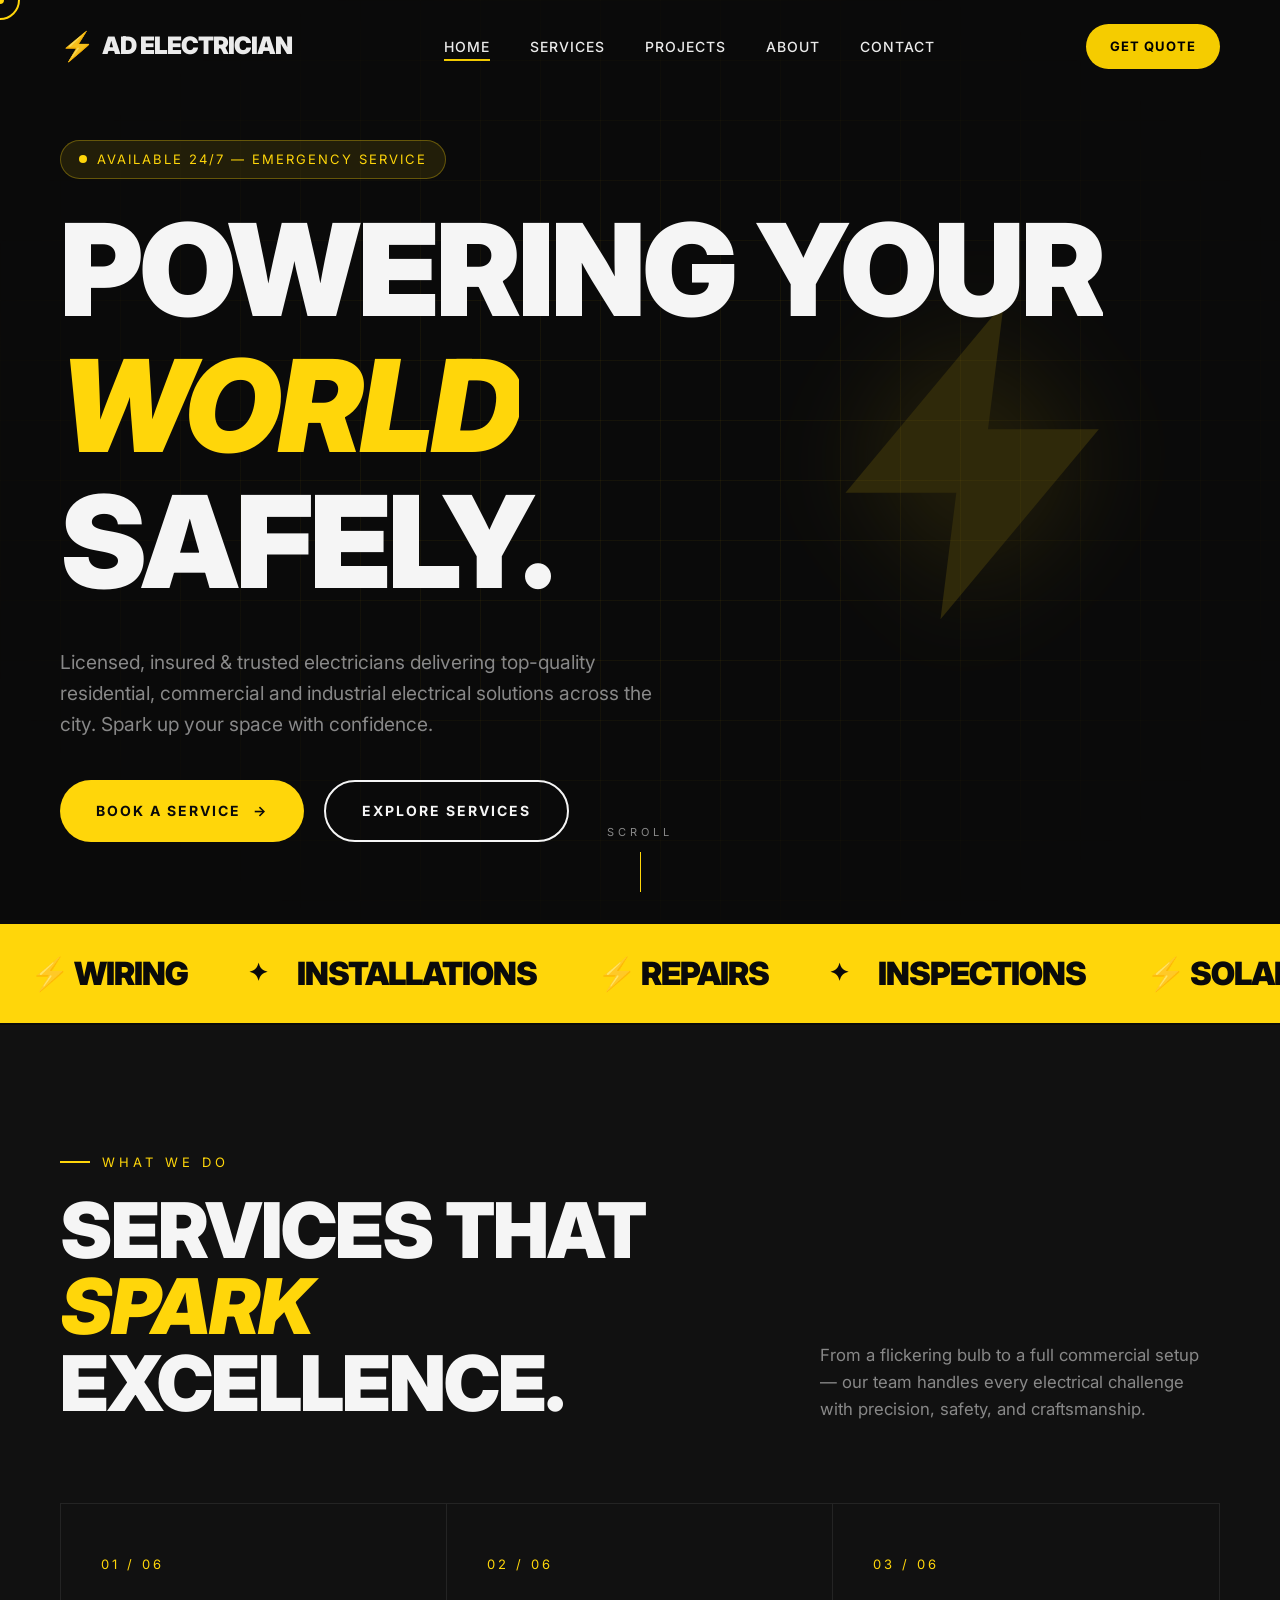
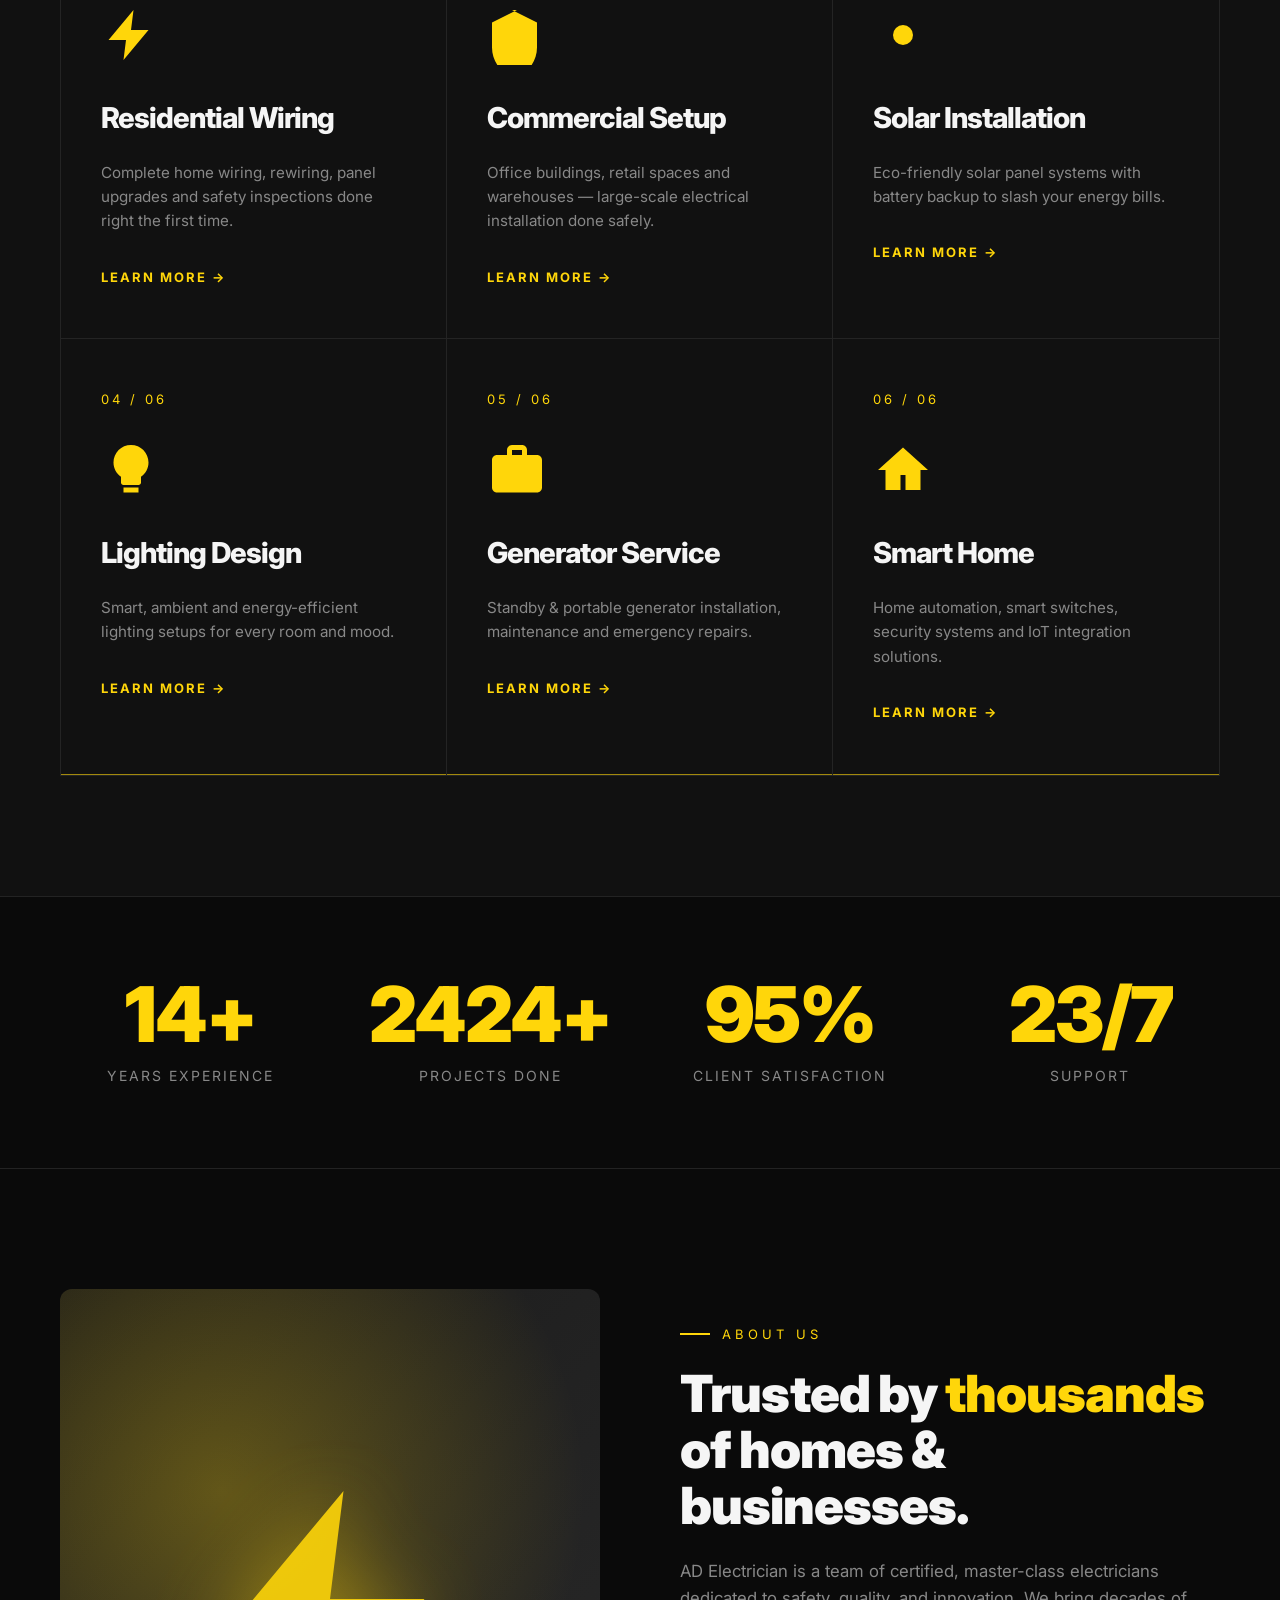
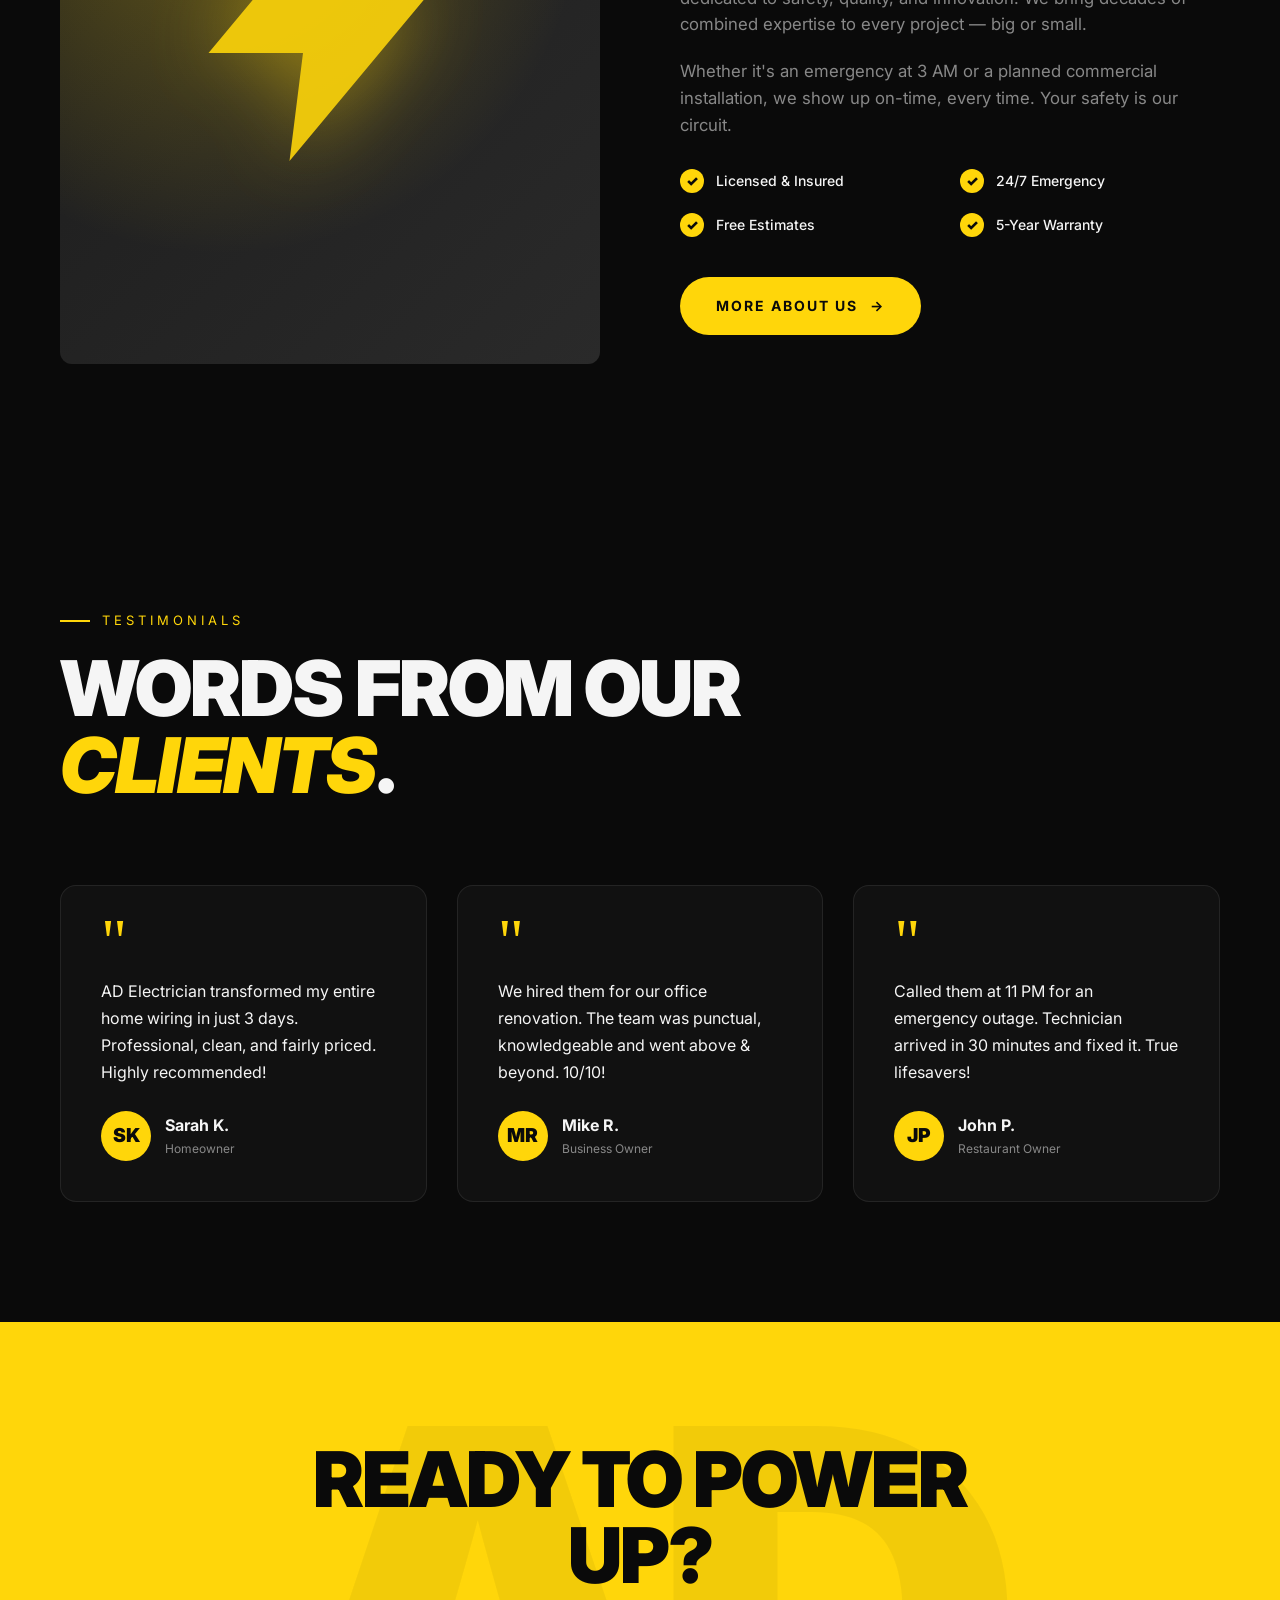
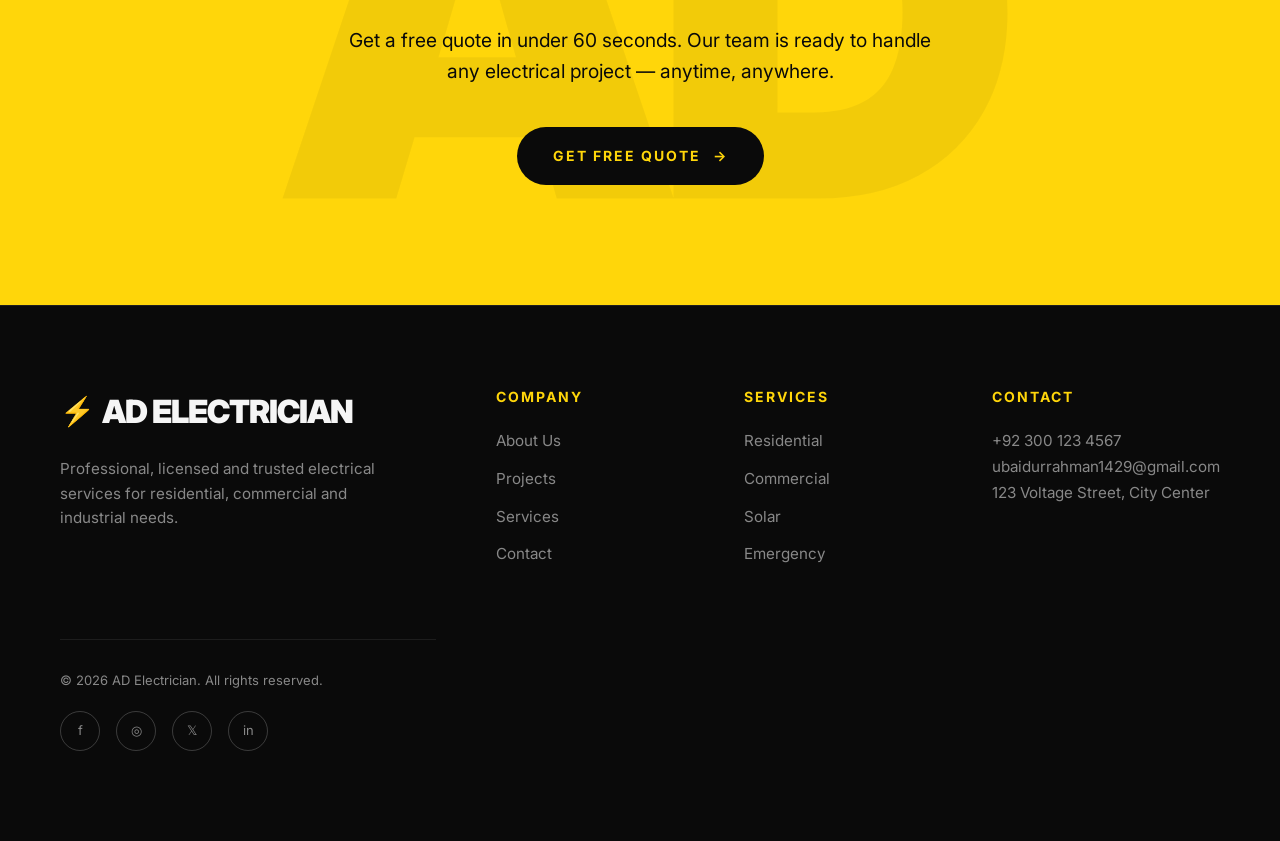
<file: index.html>
<!DOCTYPE html>
<html lang="en">
<head>
  <meta charset="UTF-8" />
  <meta name="viewport" content="width=device-width, initial-scale=1.0" />
  <title>AD Electrician — Powering Your World ⚡</title>
  <meta name="description" content="AD Electrician — Professional electrical services for homes, businesses & industries. Licensed, insured & available 24/7." />
  <link rel="preconnect" href="https://fonts.googleapis.com">
  <link rel="preconnect" href="https://fonts.gstatic.com" crossorigin>
  <link href="https://fonts.googleapis.com/css2?family=Inter:wght@300;400;500;600;700;800;900&display=swap" rel="stylesheet">
  <link rel="stylesheet" href="css/style.css" />
</head>
<body>

  <!-- CUSTOM CURSOR -->
  <div class="cursor-dot"></div>
  <div class="cursor-outline"></div>

  <!-- LOADING SCREEN -->
  <div class="loader">
    <div class="loader-bolt">
      <svg viewBox="0 0 24 24"><path d="M13 2L3 14h7l-1 8 10-12h-7l1-8z"/></svg>
    </div>
    <div class="loader-text">AD ELECTRICIAN</div>
    <div class="loader-bar"><div class="loader-bar-fill"></div></div>
  </div>

  <!-- NAVBAR -->
  <nav class="navbar">
    <a href="index.html" class="logo">
      <span class="logo-bolt">⚡</span>AD ELECTRICIAN
    </a>
    <ul class="nav-links">
      <li><a href="index.html">Home</a></li>
      <li><a href="services.html">Services</a></li>
      <li><a href="projects.html">Projects</a></li>
      <li><a href="about.html">About</a></li>
      <li><a href="contact.html">Contact</a></li>
    </ul>
    <a href="contact.html" class="nav-cta">Get Quote</a>
    <button class="hamburger" aria-label="Menu">
      <span></span><span></span><span></span>
    </button>
  </nav>

  <!-- HERO -->
  <section class="hero">
    <div class="hero-grid-bg"></div>
    <div class="hero-bolt">
      <svg viewBox="0 0 24 24"><path d="M13 2L3 14h7l-1 8 10-12h-7l1-8z"/></svg>
    </div>
    <div class="hero-content">
      <div class="hero-tag">
        <span class="dot"></span> Available 24/7 — Emergency Service
      </div>
      <h1>
        <span class="word"><span>Powering</span></span>
        <span class="word"><span>Your</span></span>
        <span class="word"><span class="accent">World</span></span>
        <br/>
        <span class="word"><span>Safely.</span></span>
      </h1>
      <p class="hero-sub">
        Licensed, insured & trusted electricians delivering top-quality residential,
        commercial and industrial electrical solutions across the city. Spark up
        your space with confidence.
      </p>
      <div class="hero-actions">
        <a href="contact.html" class="btn btn-primary">
          Book a Service <span class="arrow">→</span>
        </a>
        <a href="services.html" class="btn btn-secondary">
          Explore Services
        </a>
      </div>
    </div>
    <div class="scroll-indicator">Scroll</div>
  </section>

  <!-- MARQUEE -->
  <div class="marquee">
    <div class="marquee-track">
      <div class="marquee-item">⚡ Wiring</div>
      <div class="marquee-item"><span class="star">✦</span> Installations</div>
      <div class="marquee-item">⚡ Repairs</div>
      <div class="marquee-item"><span class="star">✦</span> Inspections</div>
      <div class="marquee-item">⚡ Solar</div>
      <div class="marquee-item"><span class="star">✦</span> Generators</div>
      <div class="marquee-item">⚡ Smart Homes</div>
      <div class="marquee-item"><span class="star">✦</span> 24/7 Emergency</div>
    </div>
  </div>

  <!-- SERVICES -->
  <section class="services-section">
    <div class="section-header reveal">
      <div>
        <div class="section-label">What we do</div>
        <h2 class="section-title">Services that <span class="accent">spark</span> excellence.</h2>
      </div>
      <p class="section-desc">
        From a flickering bulb to a full commercial setup — our team handles every electrical
        challenge with precision, safety, and craftsmanship.
      </p>
    </div>

    <div class="services-grid">
      <div class="service-card reveal">
        <div class="service-num">01 / 06</div>
        <div class="service-icon">
          <svg viewBox="0 0 24 24"><path d="M13 2L3 14h7l-1 8 10-12h-7l1-8z"/></svg>
        </div>
        <h3>Residential Wiring</h3>
        <p>Complete home wiring, rewiring, panel upgrades and safety inspections done right the first time.</p>
        <a href="services.html" class="arrow-link">Learn More →</a>
      </div>

      <div class="service-card reveal reveal-delay-1">
        <div class="service-num">02 / 06</div>
        <div class="service-icon">
          <svg viewBox="0 0 24 24"><path d="M12 2L2 7v10c0 5.55 3.84 10.74 9 12 5.16-1.26 9-6.45 9-12V7l-10-5z"/></svg>
        </div>
        <h3>Commercial Setup</h3>
        <p>Office buildings, retail spaces and warehouses — large-scale electrical installation done safely.</p>
        <a href="services.html" class="arrow-link">Learn More →</a>
      </div>

      <div class="service-card reveal reveal-delay-2">
        <div class="service-num">03 / 06</div>
        <div class="service-icon">
          <svg viewBox="0 0 24 24"><circle cx="12" cy="12" r="4"/><path d="M12 2v2M12 20v2M4.93 4.93l1.41 1.41M17.66 17.66l1.41 1.41M2 12h2M20 12h2M4.93 19.07l1.41-1.41M17.66 6.34l1.41-1.41"/></svg>
        </div>
        <h3>Solar Installation</h3>
        <p>Eco-friendly solar panel systems with battery backup to slash your energy bills.</p>
        <a href="services.html" class="arrow-link">Learn More →</a>
      </div>

      <div class="service-card reveal reveal-delay-3">
        <div class="service-num">04 / 06</div>
        <div class="service-icon">
          <svg viewBox="0 0 24 24"><path d="M9 21h6v-2H9v2zM12 2C8.13 2 5 5.13 5 9c0 2.38 1.19 4.47 3 5.74V17c0 .55.45 1 1 1h6c.55 0 1-.45 1-1v-2.26c1.81-1.27 3-3.36 3-5.74 0-3.87-3.13-7-7-7z"/></svg>
        </div>
        <h3>Lighting Design</h3>
        <p>Smart, ambient and energy-efficient lighting setups for every room and mood.</p>
        <a href="services.html" class="arrow-link">Learn More →</a>
      </div>

      <div class="service-card reveal reveal-delay-1">
        <div class="service-num">05 / 06</div>
        <div class="service-icon">
          <svg viewBox="0 0 24 24"><path d="M20 6h-4V4c0-1.1-.9-2-2-2h-4c-1.1 0-2 .9-2 2v2H4c-1.1 0-2 .9-2 2v11c0 1.1.9 2 2 2h16c1.1 0 2-.9 2-2V8c0-1.1-.9-2-2-2zm-6 0h-4V4h4v2z"/></svg>
        </div>
        <h3>Generator Service</h3>
        <p>Standby & portable generator installation, maintenance and emergency repairs.</p>
        <a href="services.html" class="arrow-link">Learn More →</a>
      </div>

      <div class="service-card reveal reveal-delay-2">
        <div class="service-num">06 / 06</div>
        <div class="service-icon">
          <svg viewBox="0 0 24 24"><path d="M12 3L2 12h3v8h6v-6h2v6h6v-8h3L12 3z"/></svg>
        </div>
        <h3>Smart Home</h3>
        <p>Home automation, smart switches, security systems and IoT integration solutions.</p>
        <a href="services.html" class="arrow-link">Learn More →</a>
      </div>
    </div>
  </section>

  <!-- STATS -->
  <section class="stats-section">
    <div class="stats-grid">
      <div class="reveal">
        <div class="stat-num" data-count="15" data-suffix="+">0</div>
        <div class="stat-label">Years Experience</div>
      </div>
      <div class="reveal reveal-delay-1">
        <div class="stat-num" data-count="2500" data-suffix="+">0</div>
        <div class="stat-label">Projects Done</div>
      </div>
      <div class="reveal reveal-delay-2">
        <div class="stat-num" data-count="98" data-suffix="%">0</div>
        <div class="stat-label">Client Satisfaction</div>
      </div>
      <div class="reveal reveal-delay-3">
        <div class="stat-num" data-count="24" data-suffix="/7">0</div>
        <div class="stat-label">Support</div>
      </div>
    </div>
  </section>

  <!-- ABOUT PREVIEW -->
  <section class="about-preview">
    <div class="about-grid">
      <div class="about-image reveal">
        <svg class="big-bolt" viewBox="0 0 24 24"><path d="M13 2L3 14h7l-1 8 10-12h-7l1-8z"/></svg>
      </div>
      <div class="about-text reveal reveal-delay-1">
        <div class="section-label">About Us</div>
        <h2>Trusted by <span class="accent">thousands</span> of homes & businesses.</h2>
        <p>
          AD Electrician is a team of certified, master-class electricians dedicated to safety,
          quality, and innovation. We bring decades of combined expertise to every project — big or small.
        </p>
        <p>
          Whether it's an emergency at 3 AM or a planned commercial installation, we show up
          on-time, every time. Your safety is our circuit.
        </p>
        <div class="about-features">
          <div class="about-feature"><span class="check">✓</span> Licensed & Insured</div>
          <div class="about-feature"><span class="check">✓</span> 24/7 Emergency</div>
          <div class="about-feature"><span class="check">✓</span> Free Estimates</div>
          <div class="about-feature"><span class="check">✓</span> 5-Year Warranty</div>
        </div>
        <div style="margin-top: 40px;">
          <a href="about.html" class="btn btn-primary">More About Us <span class="arrow">→</span></a>
        </div>
      </div>
    </div>
  </section>

  <!-- TESTIMONIALS -->
  <section>
    <div class="section-header reveal">
      <div>
        <div class="section-label">Testimonials</div>
        <h2 class="section-title">Words from our <span class="accent">clients</span>.</h2>
      </div>
    </div>
    <div class="testimonial-grid">
      <div class="testimonial-card reveal">
        <div class="quote">"</div>
        <p>AD Electrician transformed my entire home wiring in just 3 days. Professional, clean, and fairly priced. Highly recommended!</p>
        <div class="testimonial-author">
          <div class="author-avatar">SK</div>
          <div class="author-info">
            <div class="name">Sarah K.</div>
            <div class="role">Homeowner</div>
          </div>
        </div>
      </div>
      <div class="testimonial-card reveal reveal-delay-1">
        <div class="quote">"</div>
        <p>We hired them for our office renovation. The team was punctual, knowledgeable and went above & beyond. 10/10!</p>
        <div class="testimonial-author">
          <div class="author-avatar">MR</div>
          <div class="author-info">
            <div class="name">Mike R.</div>
            <div class="role">Business Owner</div>
          </div>
        </div>
      </div>
      <div class="testimonial-card reveal reveal-delay-2">
        <div class="quote">"</div>
        <p>Called them at 11 PM for an emergency outage. Technician arrived in 30 minutes and fixed it. True lifesavers!</p>
        <div class="testimonial-author">
          <div class="author-avatar">JP</div>
          <div class="author-info">
            <div class="name">John P.</div>
            <div class="role">Restaurant Owner</div>
          </div>
        </div>
      </div>
    </div>
  </section>

  <!-- CTA -->
  <section class="cta-section">
    <div class="cta-content reveal">
      <h2>Ready to power up?</h2>
      <p>Get a free quote in under 60 seconds. Our team is ready to handle any electrical project — anytime, anywhere.</p>
      <a href="contact.html" class="btn btn-primary">Get Free Quote <span class="arrow">→</span></a>
    </div>
  </section>

  <!-- FOOTER -->
  <footer>
    <div class="footer-grid">
      <div class="footer-brand">
        <div class="logo"><span class="logo-bolt">⚡</span>AD ELECTRICIAN</div>
        <p>Professional, licensed and trusted electrical services for residential, commercial and industrial needs.</p>
      </div>
      <div class="footer-col">
        <h4>Company</h4>
        <ul>
          <li><a href="about.html">About Us</a></li>
          <li><a href="projects.html">Projects</a></li>
          <li><a href="services.html">Services</a></li>
          <li><a href="contact.html">Contact</a></li>
        </ul>
      </div>
      <div class="footer-col">
        <h4>Services</h4>
        <ul>
          <li><a href="services.html">Residential</a></li>
          <li><a href="services.html">Commercial</a></li>
          <li><a href="services.html">Solar</a></li>
          <li><a href="services.html">Emergency</a></li>
        </ul>
      </div>
      <div class="footer-col">
        <h4>Contact</h4>
        <ul>
          <div class="value"><a href="tel:+923001234567">+92 300 123 4567</a></div>
          <div class="value"><a href="ubaidurrahman1429@gmail.com">ubaidurrahman1429@gmail.com</a></div>
          <div class="value"><a href="https://maps.app.goo.gl/kTd2r2G57VQJCvco6" target="_blank"> 123 Voltage Street, City Center</a></div>
        </ul>
    </div>
    <div class="footer-bottom">
      <div>© 2026 AD Electrician. All rights reserved.</div>
      <div class="socials">
  <a href="https://facebook.com/tumharapage" target="_blank">f</a>
  <a href="https://instagram.com/tumharapage" target="_blank">◎</a>
  <a href="https://x.com/tumharahandle" target="_blank">𝕏</a>
  <a href="https://linkedin.com/in/tumharaprofile" target="_blank">in</a>
</div>
    </div>
  </footer>

  <script src="js/script.js"></script>
</body>
</html>
</file>
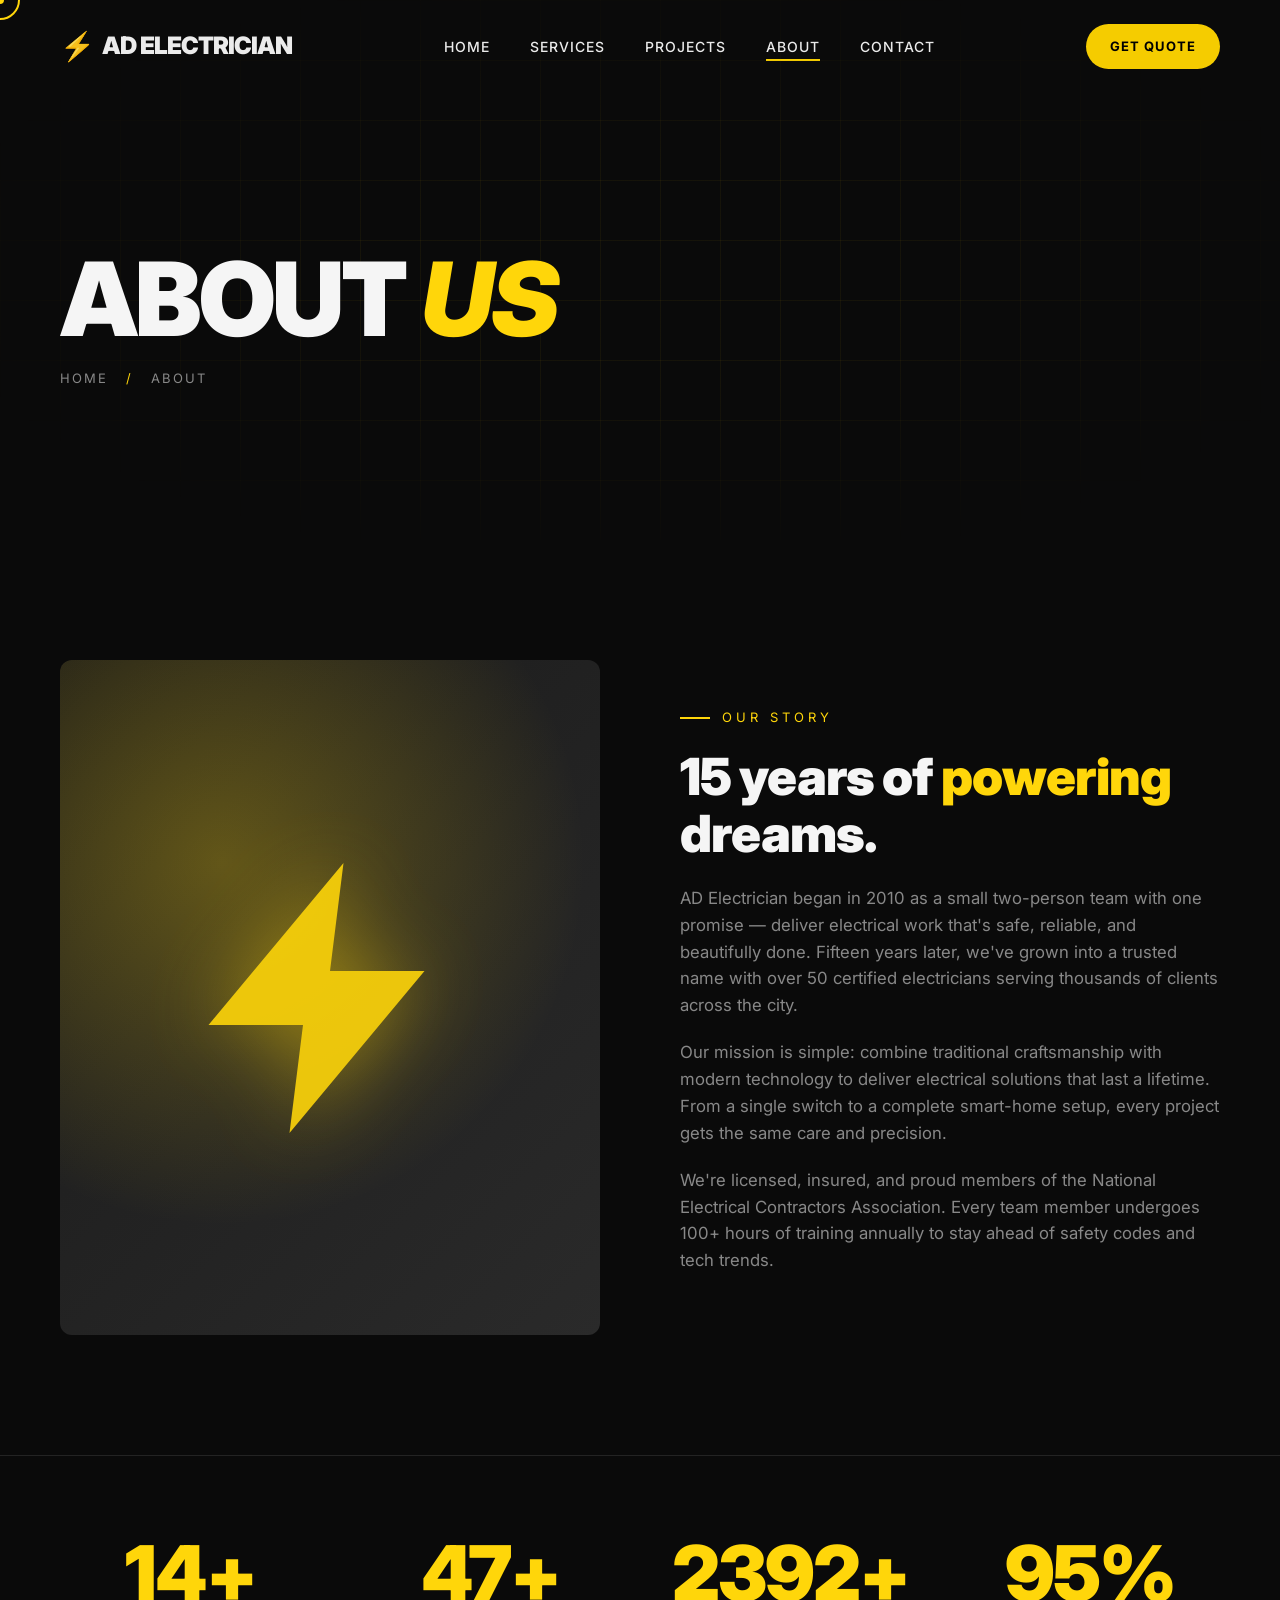
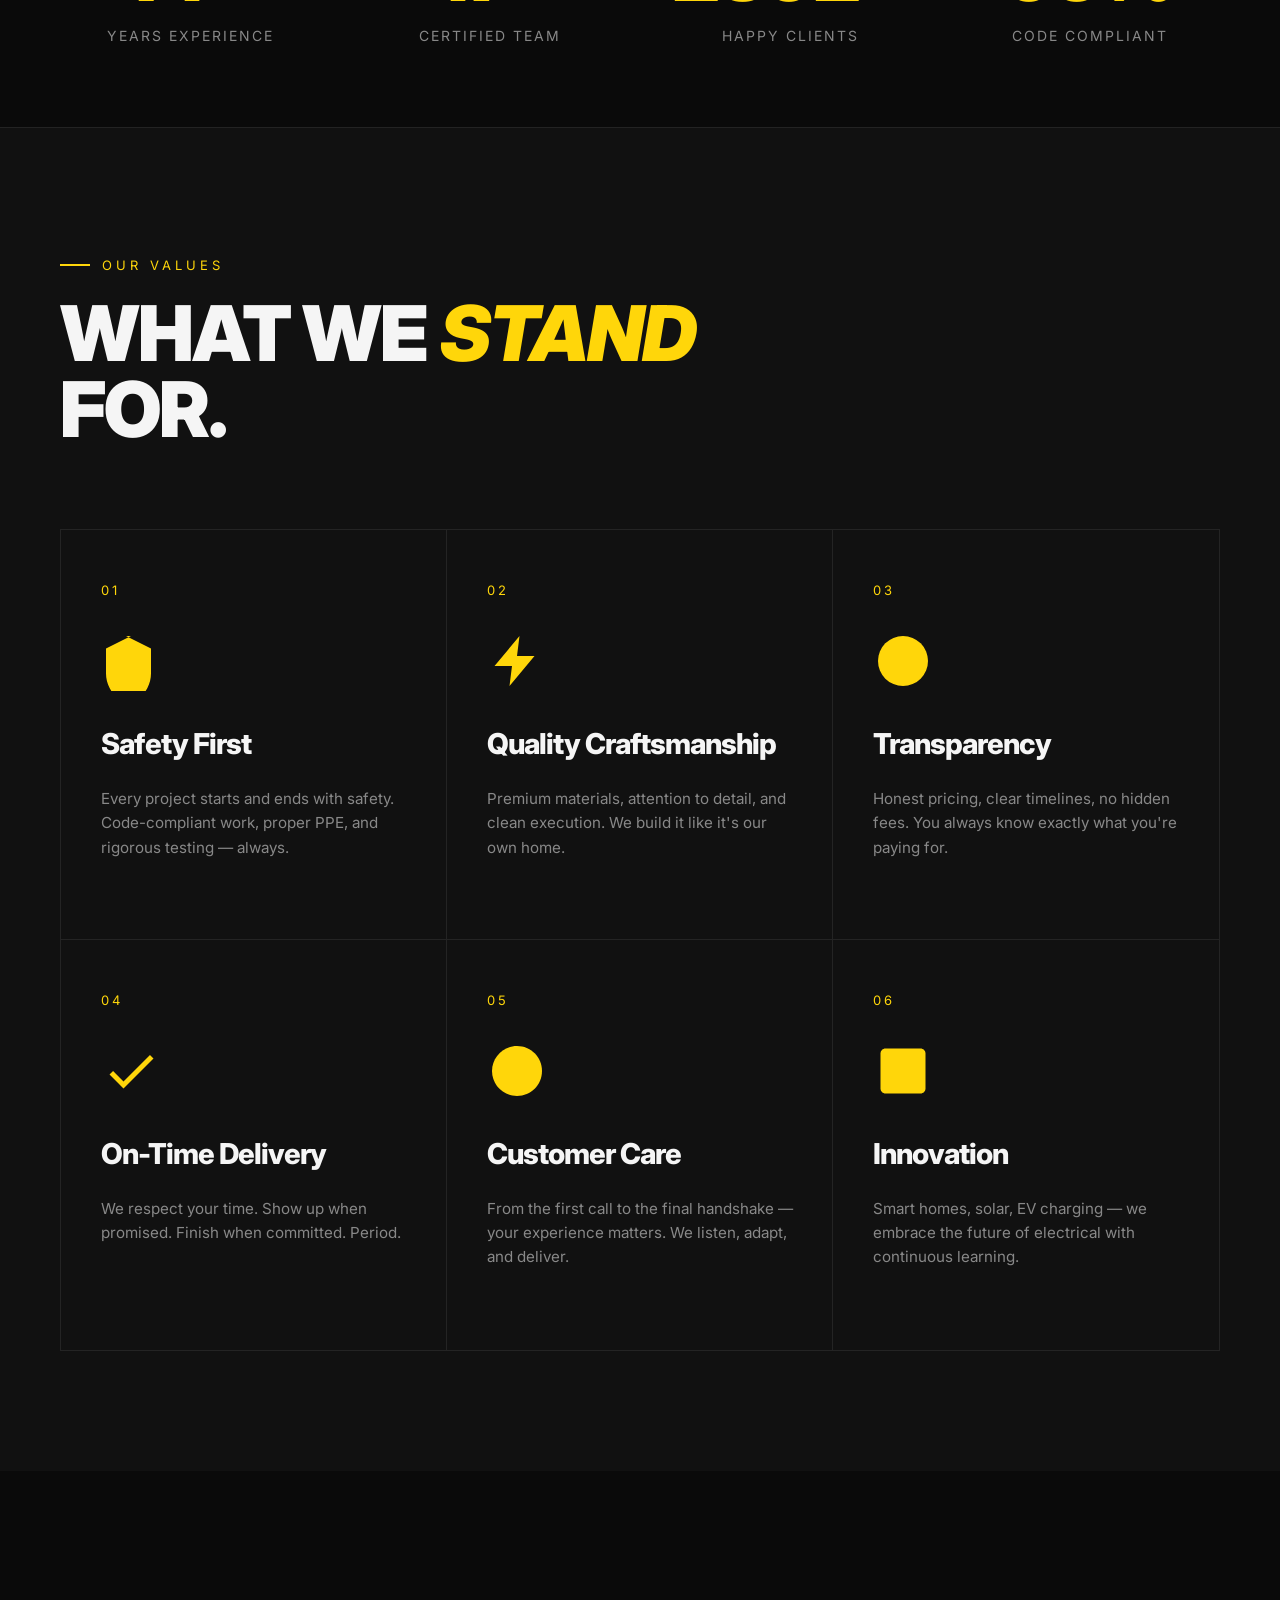
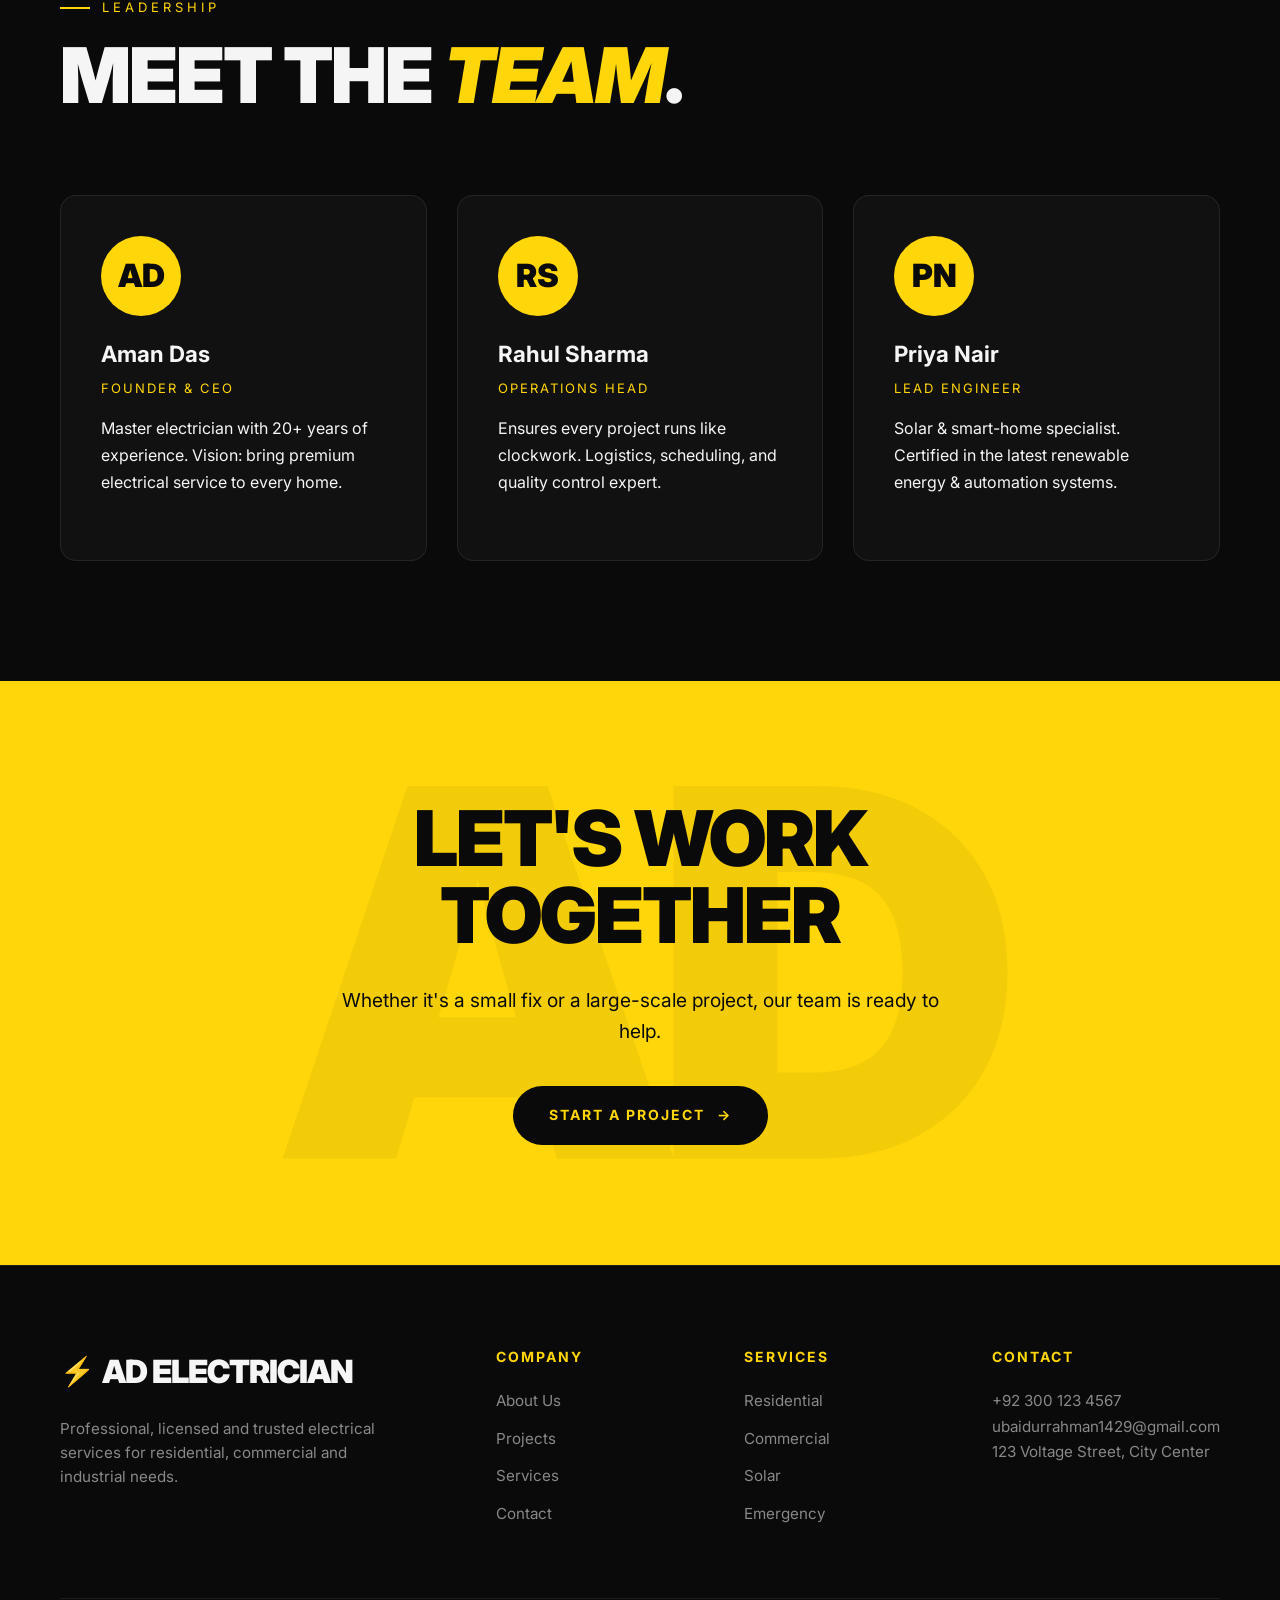
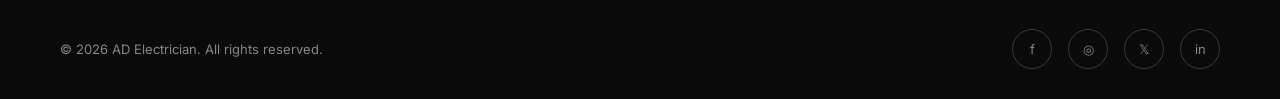
<file: about.html>
<!DOCTYPE html>
<html lang="en">
<head>
  <meta charset="UTF-8" />
  <meta name="viewport" content="width=device-width, initial-scale=1.0" />
  <title>About — AD Electrician ⚡</title>
  <link rel="preconnect" href="https://fonts.googleapis.com">
  <link rel="preconnect" href="https://fonts.gstatic.com" crossorigin>
  <link href="https://fonts.googleapis.com/css2?family=Inter:wght@300;400;500;600;700;800;900&display=swap" rel="stylesheet">
  <link rel="stylesheet" href="css/style.css" />
</head>
<body>
  <div class="cursor-dot"></div>
  <div class="cursor-outline"></div>

  <div class="loader">
    <div class="loader-bolt"><svg viewBox="0 0 24 24"><path d="M13 2L3 14h7l-1 8 10-12h-7l1-8z"/></svg></div>
    <div class="loader-text">AD ELECTRICIAN</div>
    <div class="loader-bar"><div class="loader-bar-fill"></div></div>
  </div>

  <nav class="navbar">
    <a href="index.html" class="logo"><span class="logo-bolt">⚡</span>AD ELECTRICIAN</a>
    <ul class="nav-links">
      <li><a href="index.html">Home</a></li>
      <li><a href="services.html">Services</a></li>
      <li><a href="projects.html">Projects</a></li>
      <li><a href="about.html">About</a></li>
      <li><a href="contact.html">Contact</a></li>
    </ul>
    <a href="contact.html" class="nav-cta">Get Quote</a>
    <button class="hamburger" aria-label="Menu"><span></span><span></span><span></span></button>
  </nav>

  <section class="page-banner">
    <div class="page-banner-content">
      <h1>About <span class="accent">Us</span></h1>
      <div class="breadcrumb"><a href="index.html">Home</a> <span class="sep">/</span> About</div>
    </div>
  </section>

  <section class="about-preview">
    <div class="about-grid">
      <div class="about-image reveal">
        <svg class="big-bolt" viewBox="0 0 24 24"><path d="M13 2L3 14h7l-1 8 10-12h-7l1-8z"/></svg>
      </div>
      <div class="about-text reveal reveal-delay-1">
        <div class="section-label">Our Story</div>
        <h2>15 years of <span class="accent">powering</span> dreams.</h2>
        <p>
          AD Electrician began in 2010 as a small two-person team with one promise — deliver
          electrical work that's safe, reliable, and beautifully done. Fifteen years later,
          we've grown into a trusted name with over 50 certified electricians serving thousands
          of clients across the city.
        </p>
        <p>
          Our mission is simple: combine traditional craftsmanship with modern technology to
          deliver electrical solutions that last a lifetime. From a single switch to a complete
          smart-home setup, every project gets the same care and precision.
        </p>
        <p>
          We're licensed, insured, and proud members of the National Electrical Contractors
          Association. Every team member undergoes 100+ hours of training annually to stay
          ahead of safety codes and tech trends.
        </p>
      </div>
    </div>
  </section>

  <section class="stats-section">
    <div class="stats-grid">
      <div class="reveal">
        <div class="stat-num" data-count="15" data-suffix="+">0</div>
        <div class="stat-label">Years Experience</div>
      </div>
      <div class="reveal reveal-delay-1">
        <div class="stat-num" data-count="50" data-suffix="+">0</div>
        <div class="stat-label">Certified Team</div>
      </div>
      <div class="reveal reveal-delay-2">
        <div class="stat-num" data-count="2500" data-suffix="+">0</div>
        <div class="stat-label">Happy Clients</div>
      </div>
      <div class="reveal reveal-delay-3">
        <div class="stat-num" data-count="100" data-suffix="%">0</div>
        <div class="stat-label">Code Compliant</div>
      </div>
    </div>
  </section>

  <!-- VALUES -->
  <section class="services-section">
    <div class="section-header reveal">
      <div>
        <div class="section-label">Our Values</div>
        <h2 class="section-title">What we <span class="accent">stand</span> for.</h2>
      </div>
    </div>
    <div class="services-grid">
      <div class="service-card reveal">
        <div class="service-num">01</div>
        <div class="service-icon"><svg viewBox="0 0 24 24"><path d="M12 2L2 7v10c0 5.55 3.84 10.74 9 12 5.16-1.26 9-6.45 9-12V7l-10-5z"/></svg></div>
        <h3>Safety First</h3>
        <p>Every project starts and ends with safety. Code-compliant work, proper PPE, and rigorous testing — always.</p>
      </div>
      <div class="service-card reveal reveal-delay-1">
        <div class="service-num">02</div>
        <div class="service-icon"><svg viewBox="0 0 24 24"><path d="M13 2L3 14h7l-1 8 10-12h-7l1-8z"/></svg></div>
        <h3>Quality Craftsmanship</h3>
        <p>Premium materials, attention to detail, and clean execution. We build it like it's our own home.</p>
      </div>
      <div class="service-card reveal reveal-delay-2">
        <div class="service-num">03</div>
        <div class="service-icon"><svg viewBox="0 0 24 24"><circle cx="12" cy="12" r="10"/></svg></div>
        <h3>Transparency</h3>
        <p>Honest pricing, clear timelines, no hidden fees. You always know exactly what you're paying for.</p>
      </div>
      <div class="service-card reveal">
        <div class="service-num">04</div>
        <div class="service-icon"><svg viewBox="0 0 24 24"><path d="M9 16.17L4.83 12l-1.42 1.41L9 19 21 7l-1.41-1.41z"/></svg></div>
        <h3>On-Time Delivery</h3>
        <p>We respect your time. Show up when promised. Finish when committed. Period.</p>
      </div>
      <div class="service-card reveal reveal-delay-1">
        <div class="service-num">05</div>
        <div class="service-icon"><svg viewBox="0 0 24 24"><path d="M12 2C6.48 2 2 6.48 2 12s4.48 10 10 10 10-4.48 10-10S17.52 2 12 2z"/></svg></div>
        <h3>Customer Care</h3>
        <p>From the first call to the final handshake — your experience matters. We listen, adapt, and deliver.</p>
      </div>
      <div class="service-card reveal reveal-delay-2">
        <div class="service-num">06</div>
        <div class="service-icon"><svg viewBox="0 0 24 24"><path d="M19 3H5c-1.11 0-2 .89-2 2v14c0 1.1.89 2 2 2h14c1.11 0 2-.9 2-2V5c0-1.11-.89-2-2-2z"/></svg></div>
        <h3>Innovation</h3>
        <p>Smart homes, solar, EV charging — we embrace the future of electrical with continuous learning.</p>
      </div>
    </div>
  </section>

  <!-- TEAM -->
  <section>
    <div class="section-header reveal">
      <div>
        <div class="section-label">Leadership</div>
        <h2 class="section-title">Meet the <span class="accent">team</span>.</h2>
      </div>
    </div>
    <div class="testimonial-grid">
      <div class="testimonial-card reveal">
        <div class="author-avatar" style="width:80px;height:80px;font-size:2rem;margin-bottom:20px;">AD</div>
        <h3 style="font-size:1.4rem; margin-bottom:6px;">Aman Das</h3>
        <div style="color:var(--yellow); font-size:13px; letter-spacing:2px; text-transform:uppercase; margin-bottom:16px;">Founder & CEO</div>
        <p>Master electrician with 20+ years of experience. Vision: bring premium electrical service to every home.</p>
      </div>
      <div class="testimonial-card reveal reveal-delay-1">
        <div class="author-avatar" style="width:80px;height:80px;font-size:2rem;margin-bottom:20px;">RS</div>
        <h3 style="font-size:1.4rem; margin-bottom:6px;">Rahul Sharma</h3>
        <div style="color:var(--yellow); font-size:13px; letter-spacing:2px; text-transform:uppercase; margin-bottom:16px;">Operations Head</div>
        <p>Ensures every project runs like clockwork. Logistics, scheduling, and quality control expert.</p>
      </div>
      <div class="testimonial-card reveal reveal-delay-2">
        <div class="author-avatar" style="width:80px;height:80px;font-size:2rem;margin-bottom:20px;">PN</div>
        <h3 style="font-size:1.4rem; margin-bottom:6px;">Priya Nair</h3>
        <div style="color:var(--yellow); font-size:13px; letter-spacing:2px; text-transform:uppercase; margin-bottom:16px;">Lead Engineer</div>
        <p>Solar & smart-home specialist. Certified in the latest renewable energy & automation systems.</p>
      </div>
    </div>
  </section>

  <section class="cta-section">
    <div class="cta-content reveal">
      <h2>Let's work together</h2>
      <p>Whether it's a small fix or a large-scale project, our team is ready to help.</p>
      <a href="contact.html" class="btn btn-primary">Start a Project <span class="arrow">→</span></a>
    </div>
  </section>

  <footer>
    <div class="footer-grid">
      <div class="footer-brand">
        <div class="logo"><span class="logo-bolt">⚡</span>AD ELECTRICIAN</div>
        <p>Professional, licensed and trusted electrical services for residential, commercial and industrial needs.</p>
      </div>
      <div class="footer-col">
        <h4>Company</h4>
        <ul>
          <li><a href="about.html">About Us</a></li>
          <li><a href="projects.html">Projects</a></li>
          <li><a href="services.html">Services</a></li>
          <li><a href="contact.html">Contact</a></li>
        </ul>
      </div>
      <div class="footer-col">
        <h4>Services</h4>
        <ul>
          <li><a href="services.html">Residential</a></li>
          <li><a href="services.html">Commercial</a></li>
          <li><a href="services.html">Solar</a></li>
          <li><a href="services.html">Emergency</a></li>
        </ul>
      </div>
      <div class="footer-col">
        <h4>Contact</h4>
        <ul>
          <div class="value"><a href="tel:+923001234567">+92 300 123 4567</a></div>
          <div class="value"><a href="ubaidurrahman1429@gsmail.com">ubaidurrahman1429@gmail.com</a></div>
          <div class="value"><a href="https://maps.app.goo.gl/kTd2r2G57VQJCvco6" target="_blank"> 123 Voltage Street, City Center</a></div>
        </ul>
      </div>
    </div>
    <div class="footer-bottom">
      <div>© 2026 AD Electrician. All rights reserved.</div>
      <div class="socials">
        <a href="#">f</a><a href="#">◎</a><a href="#">𝕏</a><a href="#">in</a>
      </div>
    </div>
  </footer>

  <script src="js/script.js"></script>
</body>
</html>
</file>
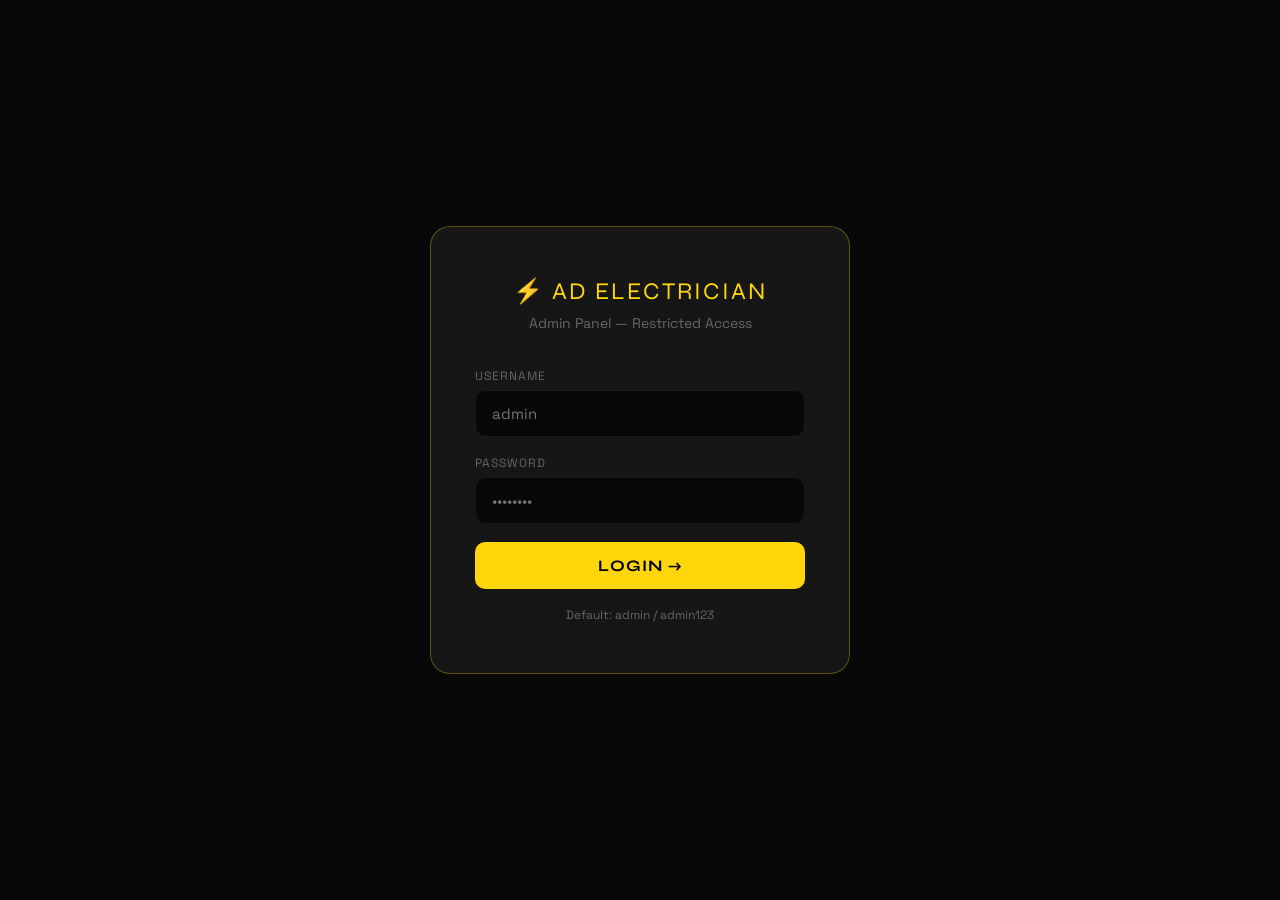
<file: admin.html>
<!DOCTYPE html>
<html lang="en">
<head>
  <meta charset="UTF-8" />
  <meta name="viewport" content="width=device-width, initial-scale=1.0" />
  <title>Admin Panel — AD Electrician ⚡</title>
  <link rel="preconnect" href="https://fonts.googleapis.com">
  <link href="https://fonts.googleapis.com/css2?family=Space+Grotesk:wght@300;400;500;600;700&family=Syne:wght@700;800&display=swap" rel="stylesheet">
  <style>
    *, *::before, *::after { box-sizing: border-box; margin: 0; padding: 0; }

    :root {
      --yellow: #FFD60A;
      --yellow-dim: rgba(255, 214, 10, 0.12);
      --yellow-border: rgba(255, 214, 10, 0.3);
      --black: #080808;
      --dark: #111111;
      --card: #161616;
      --card2: #1c1c1c;
      --border: rgba(255,255,255,0.07);
      --text: #f0f0f0;
      --muted: #666;
      --red: #ff4757;
      --green: #2ed573;
      --blue: #1e90ff;
      --sidebar-w: 260px;
    }

    body {
      font-family: 'Space Grotesk', sans-serif;
      background: var(--black);
      color: var(--text);
      min-height: 100vh;
      display: flex;
    }

    /* ─── LOGIN SCREEN ─── */
    #login-screen {
      position: fixed; inset: 0;
      background: var(--black);
      display: flex; align-items: center; justify-content: center;
      z-index: 999;
    }
    .login-box {
      background: var(--card);
      border: 1px solid var(--yellow-border);
      border-radius: 20px;
      padding: 50px 44px;
      width: 100%; max-width: 420px;
      text-align: center;
    }
    .login-logo {
      font-family: 'Syne', sans-serif;
      font-size: 1.5rem;
      color: var(--yellow);
      margin-bottom: 8px;
      letter-spacing: 2px;
    }
    .login-sub { color: var(--muted); font-size: 14px; margin-bottom: 36px; }
    .login-box label { display: block; text-align: left; font-size: 12px; color: var(--muted); letter-spacing: 1px; text-transform: uppercase; margin-bottom: 6px; }
    .login-box input {
      width: 100%; background: var(--black); border: 1px solid var(--border);
      border-radius: 10px; padding: 13px 16px; color: var(--text);
      font-family: inherit; font-size: 15px; margin-bottom: 18px;
      transition: border-color 0.2s;
    }
    .login-box input:focus { outline: none; border-color: var(--yellow); }
    .login-btn {
      width: 100%; background: var(--yellow); color: #000;
      border: none; border-radius: 10px; padding: 14px;
      font-family: 'Syne', sans-serif; font-size: 16px; font-weight: 700;
      cursor: pointer; letter-spacing: 1px; transition: opacity 0.2s;
    }
    .login-btn:hover { opacity: 0.88; }
    .login-error { color: var(--red); font-size: 13px; margin-top: 12px; display: none; }

    /* ─── SIDEBAR ─── */
    #app { display: none; width: 100%; }
    .sidebar {
      width: var(--sidebar-w); min-height: 100vh;
      background: var(--dark); border-right: 1px solid var(--border);
      display: flex; flex-direction: column;
      position: fixed; top: 0; left: 0; bottom: 0;
      z-index: 100; transition: transform 0.3s;
    }
    .sidebar-logo {
      padding: 28px 24px 24px;
      font-family: 'Syne', sans-serif;
      font-size: 1.1rem; letter-spacing: 2px; color: var(--yellow);
      border-bottom: 1px solid var(--border);
    }
    .sidebar-logo span { font-size: 1.3rem; }
    .sidebar-nav { flex: 1; padding: 20px 12px; }
    .nav-item {
      display: flex; align-items: center; gap: 12px;
      padding: 12px 14px; border-radius: 10px; cursor: pointer;
      font-size: 14px; color: var(--muted); font-weight: 500;
      transition: all 0.2s; margin-bottom: 4px; user-select: none;
    }
    .nav-item:hover { background: var(--yellow-dim); color: var(--text); }
    .nav-item.active { background: var(--yellow-dim); color: var(--yellow); border: 1px solid var(--yellow-border); }
    .nav-icon { font-size: 1.1rem; width: 22px; text-align: center; }
    .nav-badge {
      margin-left: auto; background: var(--red); color: #fff;
      font-size: 11px; padding: 2px 7px; border-radius: 20px; font-weight: 700;
    }
    .sidebar-footer {
      padding: 16px 12px; border-top: 1px solid var(--border);
    }
    .logout-btn {
      display: flex; align-items: center; gap: 12px;
      padding: 12px 14px; border-radius: 10px; cursor: pointer;
      font-size: 14px; color: var(--red); font-weight: 500;
      transition: background 0.2s;
    }
    .logout-btn:hover { background: rgba(255,71,87,0.08); }

    /* ─── MAIN CONTENT ─── */
    .main {
      margin-left: var(--sidebar-w);
      flex: 1; min-height: 100vh;
      padding: 36px 40px;
    }
    .topbar {
      display: flex; align-items: center; justify-content: space-between;
      margin-bottom: 36px;
    }
    .page-title { font-family: 'Syne', sans-serif; font-size: 1.8rem; }
    .page-title span { color: var(--yellow); }
    .topbar-right { display: flex; align-items: center; gap: 14px; }
    .admin-chip {
      background: var(--yellow-dim); border: 1px solid var(--yellow-border);
      color: var(--yellow); padding: 8px 16px; border-radius: 20px;
      font-size: 13px; font-weight: 600;
    }
    .hamburger-top {
      display: none; background: none; border: none; color: var(--text);
      font-size: 1.5rem; cursor: pointer;
    }

    /* ─── SECTIONS ─── */
    .section { display: none; }
    .section.active { display: block; }

    /* ─── CARDS ─── */
    .card {
      background: var(--card); border: 1px solid var(--border);
      border-radius: 16px; padding: 24px;
    }
    .card-title {
      font-family: 'Syne', sans-serif; font-size: 1rem;
      letter-spacing: 1px; color: var(--muted);
      text-transform: uppercase; margin-bottom: 20px;
    }

    /* ─── DASHBOARD STATS ─── */
    .stats-row { display: grid; grid-template-columns: repeat(4,1fr); gap: 18px; margin-bottom: 28px; }
    .stat-card {
      background: var(--card); border: 1px solid var(--border);
      border-radius: 16px; padding: 22px 24px;
      position: relative; overflow: hidden;
    }
    .stat-card::before {
      content: ''; position: absolute; top: 0; left: 0; right: 0; height: 2px;
      background: var(--yellow);
    }
    .stat-label { font-size: 12px; color: var(--muted); letter-spacing: 1px; text-transform: uppercase; margin-bottom: 10px; }
    .stat-value { font-family: 'Syne', sans-serif; font-size: 2.2rem; font-weight: 800; color: var(--yellow); }
    .stat-sub { font-size: 12px; color: var(--muted); margin-top: 6px; }

    .dashboard-grid { display: grid; grid-template-columns: 1fr 1fr; gap: 18px; }

    /* ─── TABLE ─── */
    .table-wrap { overflow-x: auto; }
    table { width: 100%; border-collapse: collapse; font-size: 14px; }
    th {
      text-align: left; padding: 10px 14px;
      color: var(--muted); font-size: 11px; letter-spacing: 1px;
      text-transform: uppercase; border-bottom: 1px solid var(--border);
    }
    td { padding: 14px; border-bottom: 1px solid var(--border); vertical-align: middle; }
    tr:last-child td { border-bottom: none; }
    tr:hover td { background: rgba(255,255,255,0.02); }

    /* ─── BADGES ─── */
    .badge {
      display: inline-block; padding: 3px 10px; border-radius: 20px;
      font-size: 11px; font-weight: 600; letter-spacing: 0.5px;
    }
    .badge-new { background: rgba(30,144,255,0.15); color: var(--blue); border: 1px solid rgba(30,144,255,0.3); }
    .badge-read { background: rgba(102,102,102,0.15); color: var(--muted); border: 1px solid var(--border); }
    .badge-res { background: rgba(255,214,10,0.12); color: var(--yellow); border: 1px solid var(--yellow-border); }
    .badge-com { background: rgba(30,144,255,0.12); color: var(--blue); border: 1px solid rgba(30,144,255,0.3); }
    .badge-sol { background: rgba(46,213,115,0.12); color: var(--green); border: 1px solid rgba(46,213,115,0.3); }
    .badge-ind { background: rgba(255,71,87,0.12); color: var(--red); border: 1px solid rgba(255,71,87,0.3); }

    /* ─── BUTTONS ─── */
    .btn { display: inline-flex; align-items: center; gap: 8px; padding: 10px 18px; border-radius: 9px; border: none; cursor: pointer; font-family: inherit; font-size: 13px; font-weight: 600; transition: all 0.2s; }
    .btn-yellow { background: var(--yellow); color: #000; }
    .btn-yellow:hover { opacity: 0.85; }
    .btn-ghost { background: var(--card2); color: var(--text); border: 1px solid var(--border); }
    .btn-ghost:hover { border-color: var(--yellow); color: var(--yellow); }
    .btn-danger { background: rgba(255,71,87,0.1); color: var(--red); border: 1px solid rgba(255,71,87,0.2); }
    .btn-danger:hover { background: rgba(255,71,87,0.2); }
    .btn-sm { padding: 6px 12px; font-size: 12px; }

    /* ─── SECTION HEADER ─── */
    .sec-head { display: flex; align-items: center; justify-content: space-between; margin-bottom: 22px; }
    .sec-head h2 { font-family: 'Syne', sans-serif; font-size: 1.2rem; }

    /* ─── FORMS ─── */
    .form-grid { display: grid; grid-template-columns: 1fr 1fr; gap: 16px; }
    .form-group { display: flex; flex-direction: column; gap: 7px; }
    .form-group.full { grid-column: 1 / -1; }
    .form-group label { font-size: 12px; color: var(--muted); letter-spacing: 1px; text-transform: uppercase; }
    .form-group input, .form-group select, .form-group textarea {
      background: var(--black); border: 1px solid var(--border);
      border-radius: 10px; padding: 12px 14px;
      color: var(--text); font-family: inherit; font-size: 14px;
      transition: border-color 0.2s;
    }
    .form-group input:focus, .form-group select:focus, .form-group textarea:focus {
      outline: none; border-color: var(--yellow);
    }
    .form-group textarea { resize: vertical; min-height: 90px; }
    .form-group select option { background: var(--dark); }

    /* ─── PROJECTS GRID ─── */
    .projects-admin-grid { display: grid; grid-template-columns: repeat(3,1fr); gap: 16px; }
    .proj-card {
      background: var(--card); border: 1px solid var(--border);
      border-radius: 14px; overflow: hidden;
    }
    .proj-thumb-admin {
      height: 130px; background: var(--card2);
      display: flex; align-items: center; justify-content: center;
      font-size: 3rem;
    }
    .proj-body { padding: 16px; }
    .proj-body h4 { font-size: 15px; margin-bottom: 6px; }
    .proj-body p { font-size: 13px; color: var(--muted); margin-bottom: 14px; }
    .proj-actions { display: flex; gap: 8px; }

    /* ─── MODAL ─── */
    .modal-overlay {
      position: fixed; inset: 0; background: rgba(0,0,0,0.75);
      display: none; align-items: center; justify-content: center; z-index: 999;
    }
    .modal-overlay.open { display: flex; }
    .modal {
      background: var(--card); border: 1px solid var(--yellow-border);
      border-radius: 20px; padding: 36px; width: 100%; max-width: 560px;
      max-height: 90vh; overflow-y: auto;
    }
    .modal-head { display: flex; align-items: center; justify-content: space-between; margin-bottom: 28px; }
    .modal-head h3 { font-family: 'Syne', sans-serif; font-size: 1.2rem; }
    .modal-close { background: none; border: none; color: var(--muted); font-size: 1.4rem; cursor: pointer; line-height: 1; }
    .modal-close:hover { color: var(--text); }
    .modal-footer { display: flex; gap: 10px; justify-content: flex-end; margin-top: 24px; }

    /* ─── TOAST ─── */
    #toast {
      position: fixed; bottom: 30px; right: 30px;
      background: var(--yellow); color: #000;
      padding: 14px 22px; border-radius: 12px;
      font-weight: 600; font-size: 14px;
      transform: translateY(80px); opacity: 0;
      transition: all 0.3s; z-index: 9999;
    }
    #toast.show { transform: translateY(0); opacity: 1; }

    /* ─── SETTINGS ─── */
    .settings-section { margin-bottom: 28px; }
    .settings-section h3 { font-family: 'Syne', sans-serif; font-size: 1rem; margin-bottom: 16px; color: var(--yellow); }

    /* ─── MESSAGE DETAIL ─── */
    .msg-detail p { font-size: 15px; line-height: 1.7; color: var(--muted); margin-bottom: 18px; }
    .msg-meta { display: grid; grid-template-columns: 1fr 1fr; gap: 10px; margin-bottom: 22px; }
    .msg-meta-item label { font-size: 11px; color: var(--muted); letter-spacing: 1px; text-transform: uppercase; display: block; margin-bottom: 4px; }
    .msg-meta-item span { font-size: 14px; }

    /* ─── MOBILE ─── */
    .overlay-mob {
      display: none; position: fixed; inset: 0; background: rgba(0,0,0,0.5); z-index: 99;
    }

    @media (max-width: 1100px) {
      .stats-row { grid-template-columns: repeat(2,1fr); }
      .dashboard-grid { grid-template-columns: 1fr; }
      .projects-admin-grid { grid-template-columns: repeat(2,1fr); }
    }
    @media (max-width: 768px) {
      .sidebar { transform: translateX(-100%); }
      .sidebar.open { transform: translateX(0); }
      .overlay-mob.open { display: block; }
      .main { margin-left: 0; padding: 24px 18px; }
      .hamburger-top { display: block; }
      .stats-row { grid-template-columns: 1fr 1fr; }
      .form-grid { grid-template-columns: 1fr; }
      .projects-admin-grid { grid-template-columns: 1fr; }
    }
  </style>
</head>
<body>

<!-- LOGIN SCREEN -->
<div id="login-screen">
  <div class="login-box">
    <div class="login-logo"><span>⚡</span> AD ELECTRICIAN</div>
    <div class="login-sub">Admin Panel — Restricted Access</div>
    <label>Username</label>
    <input type="text" id="login-user" placeholder="admin" autocomplete="off" />
    <label>Password</label>
    <input type="password" id="login-pass" placeholder="••••••••" />
    <button class="login-btn" onclick="doLogin()">LOGIN →</button>
    <div class="login-error" id="login-err">❌ Wrong credentials. Try again.</div>
    <p style="font-size:12px;color:var(--muted);margin-top:18px;">Default: admin / admin123</p>
  </div>
</div>

<!-- MAIN APP -->
<div id="app">
  <div class="overlay-mob" id="mob-overlay" onclick="closeSidebar()"></div>

  <!-- SIDEBAR -->
  <aside class="sidebar" id="sidebar">
    <div class="sidebar-logo"><span>⚡</span> AD ELECTRICIAN</div>
    <nav class="sidebar-nav">
      <div class="nav-item active" onclick="goTo('dashboard',this)">
        <span class="nav-icon">📊</span> Dashboard
      </div>
      <div class="nav-item" onclick="goTo('messages',this)">
        <span class="nav-icon">✉️</span> Messages
        <span class="nav-badge" id="msg-badge">3</span>
      </div>
      <div class="nav-item" onclick="goTo('projects',this)">
        <span class="nav-icon">🏗️</span> Projects
      </div>
      <div class="nav-item" onclick="goTo('services',this)">
        <span class="nav-icon">⚡</span> Services
      </div>
      <div class="nav-item" onclick="goTo('settings',this)">
        <span class="nav-icon">⚙️</span> Settings
      </div>
    </nav>
    <div class="sidebar-footer">
      <div class="logout-btn" onclick="doLogout()">
        <span>🚪</span> Logout
      </div>
    </div>
  </aside>

  <!-- MAIN -->
  <main class="main">
    <div class="topbar">
      <h1 class="page-title" id="page-title">Dashboard <span>Overview</span></h1>
      <div class="topbar-right">
        <button class="hamburger-top" onclick="openSidebar()">☰</button>
        <div class="admin-chip">⚡ Admin</div>
      </div>
    </div>

    <!-- ── DASHBOARD ── -->
    <div class="section active" id="sec-dashboard">
      <div class="stats-row">
        <div class="stat-card">
          <div class="stat-label">Total Messages</div>
          <div class="stat-value" id="d-msgs">5</div>
          <div class="stat-sub">3 unread</div>
        </div>
        <div class="stat-card">
          <div class="stat-label">Total Projects</div>
          <div class="stat-value" id="d-projs">9</div>
          <div class="stat-sub">All categories</div>
        </div>
        <div class="stat-card">
          <div class="stat-label">Services Listed</div>
          <div class="stat-value" id="d-servs">9</div>
          <div class="stat-sub">All active</div>
        </div>
        <div class="stat-card">
          <div class="stat-label">Happy Clients</div>
          <div class="stat-value">2500+</div>
          <div class="stat-sub">Since 2010</div>
        </div>
      </div>

      <div class="dashboard-grid">
        <div class="card">
          <div class="card-title">Recent Messages</div>
          <div class="table-wrap">
            <table id="dash-msg-table">
              <thead><tr><th>Name</th><th>Service</th><th>Status</th></tr></thead>
              <tbody></tbody>
            </table>
          </div>
        </div>
        <div class="card">
          <div class="card-title">Quick Stats</div>
          <div style="display:flex;flex-direction:column;gap:14px;">
            <div style="display:flex;justify-content:space-between;padding:14px;background:var(--card2);border-radius:10px;">
              <span>Years Experience</span><strong style="color:var(--yellow)">15+</strong>
            </div>
            <div style="display:flex;justify-content:space-between;padding:14px;background:var(--card2);border-radius:10px;">
              <span>Team Members</span><strong style="color:var(--yellow)">50+</strong>
            </div>
            <div style="display:flex;justify-content:space-between;padding:14px;background:var(--card2);border-radius:10px;">
              <span>Satisfaction Rate</span><strong style="color:var(--yellow)">98%</strong>
            </div>
            <div style="display:flex;justify-content:space-between;padding:14px;background:var(--card2);border-radius:10px;">
              <span>Emergency Support</span><strong style="color:var(--green)">24/7 ✓</strong>
            </div>
          </div>
        </div>
      </div>
    </div>

    <!-- ── MESSAGES ── -->
    <div class="section" id="sec-messages">
      <div class="sec-head">
        <h2>Contact Messages</h2>
        <button class="btn btn-danger btn-sm" onclick="clearAllMsgs()">🗑 Clear All</button>
      </div>
      <div class="card">
        <div class="table-wrap">
          <table id="msg-table">
            <thead>
              <tr>
                <th>Name</th><th>Email</th><th>Phone</th>
                <th>Service</th><th>Date</th><th>Status</th><th>Action</th>
              </tr>
            </thead>
            <tbody></tbody>
          </table>
        </div>
      </div>
    </div>

    <!-- ── PROJECTS ── -->
    <div class="section" id="sec-projects">
      <div class="sec-head">
        <h2>Manage Projects</h2>
        <button class="btn btn-yellow" onclick="openProjModal()">+ Add Project</button>
      </div>
      <div class="projects-admin-grid" id="proj-grid"></div>
    </div>

    <!-- ── SERVICES ── -->
    <div class="section" id="sec-services">
      <div class="sec-head">
        <h2>Manage Services</h2>
        <button class="btn btn-yellow" onclick="openServModal()">+ Add Service</button>
      </div>
      <div class="card">
        <div class="table-wrap">
          <table id="serv-table">
            <thead><tr><th>#</th><th>Icon</th><th>Service Name</th><th>Description</th><th>Action</th></tr></thead>
            <tbody></tbody>
          </table>
        </div>
      </div>
    </div>

    <!-- ── SETTINGS ── -->
    <div class="section" id="sec-settings">
      <div class="settings-section">
        <h3>📞 Contact Info</h3>
        <div class="card">
          <div class="form-grid">
            <div class="form-group">
              <label>Phone Number</label>
              <input type="tel" id="s-phone" value="+92 300 123 4567" />
            </div>
            <div class="form-group">
              <label>Email Address</label>
              <input type="email" id="s-email" value="ubaidurrahman1429@gmail.com" />
            </div>
            <div class="form-group full">
              <label>Office Address</label>
              <input type="text" id="s-address" value="123 Voltage Street, City Center" />
            </div>
            <div class="form-group">
              <label>Business Hours</label>
              <input type="text" id="s-hours" value="Mon–Sat: 8 AM – 8 PM" />
            </div>
          </div>
        </div>
      </div>

      <div class="settings-section">
        <h3>🔒 Change Password</h3>
        <div class="card">
          <div class="form-grid">
            <div class="form-group">
              <label>Current Password</label>
              <input type="password" id="s-oldpass" placeholder="Current password" />
            </div>
            <div class="form-group">
              <label>New Password</label>
              <input type="password" id="s-newpass" placeholder="New password" />
            </div>
          </div>
          <div style="margin-top:18px;">
            <button class="btn btn-yellow" onclick="changePass()">Update Password</button>
          </div>
        </div>
      </div>

      <div style="margin-top:4px;">
        <button class="btn btn-yellow" onclick="saveSettings()">💾 Save All Settings</button>
      </div>
    </div>

  </main>
</div>

<!-- MODAL: View Message -->
<div class="modal-overlay" id="modal-msg">
  <div class="modal">
    <div class="modal-head">
      <h3>📨 Message Detail</h3>
      <button class="modal-close" onclick="closeModal('modal-msg')">✕</button>
    </div>
    <div id="modal-msg-body"></div>
    <div class="modal-footer">
      <button class="btn btn-danger btn-sm" onclick="deleteMsgFromModal()">🗑 Delete</button>
      <button class="btn btn-ghost" onclick="closeModal('modal-msg')">Close</button>
    </div>
  </div>
</div>

<!-- MODAL: Add/Edit Project -->
<div class="modal-overlay" id="modal-proj">
  <div class="modal">
    <div class="modal-head">
      <h3 id="proj-modal-title">🏗️ Add Project</h3>
      <button class="modal-close" onclick="closeModal('modal-proj')">✕</button>
    </div>
    <div class="form-grid">
      <div class="form-group">
        <label>Project Title</label>
        <input type="text" id="p-title" placeholder="Modern Villa Wiring" />
      </div>
      <div class="form-group">
        <label>Category</label>
        <select id="p-cat">
          <option>Residential</option><option>Commercial</option>
          <option>Solar</option><option>Industrial</option>
          <option>Lighting</option><option>Generator</option>
          <option>EV Charging</option><option>Smart Home</option><option>Safety</option>
        </select>
      </div>
      <div class="form-group full">
        <label>Description</label>
        <textarea id="p-desc" placeholder="Brief description..."></textarea>
      </div>
      <div class="form-group">
        <label>Emoji Icon</label>
        <input type="text" id="p-icon" placeholder="🏠" maxlength="4" />
      </div>
    </div>
    <div class="modal-footer">
      <button class="btn btn-ghost" onclick="closeModal('modal-proj')">Cancel</button>
      <button class="btn btn-yellow" onclick="saveProject()">Save Project</button>
    </div>
  </div>
</div>

<!-- MODAL: Add/Edit Service -->
<div class="modal-overlay" id="modal-serv">
  <div class="modal">
    <div class="modal-head">
      <h3 id="serv-modal-title">⚡ Add Service</h3>
      <button class="modal-close" onclick="closeModal('modal-serv')">✕</button>
    </div>
    <div class="form-grid">
      <div class="form-group">
        <label>Service Name</label>
        <input type="text" id="sv-name" placeholder="Residential Wiring" />
      </div>
      <div class="form-group">
        <label>Icon (emoji)</label>
        <input type="text" id="sv-icon" placeholder="⚡" maxlength="4" />
      </div>
      <div class="form-group full">
        <label>Description</label>
        <textarea id="sv-desc" placeholder="Short service description..."></textarea>
      </div>
    </div>
    <div class="modal-footer">
      <button class="btn btn-ghost" onclick="closeModal('modal-serv')">Cancel</button>
      <button class="btn btn-yellow" onclick="saveService()">Save Service</button>
    </div>
  </div>
</div>

<!-- TOAST -->
<div id="toast"></div>

<script>
// ─── AUTH ───
const CREDS = { user: 'admin', pass: 'admin123' };
let currentPass = 'admin123';

function doLogin() {
  const u = document.getElementById('login-user').value.trim();
  const p = document.getElementById('login-pass').value.trim();
  if (u === CREDS.user && p === currentPass) {
    document.getElementById('login-screen').style.display = 'none';
    document.getElementById('app').style.display = 'flex';
    initApp();
  } else {
    document.getElementById('login-err').style.display = 'block';
  }
}
document.getElementById('login-pass').addEventListener('keydown', e => { if(e.key==='Enter') doLogin(); });

function doLogout() {
  document.getElementById('app').style.display = 'none';
  document.getElementById('login-screen').style.display = 'flex';
  document.getElementById('login-user').value = '';
  document.getElementById('login-pass').value = '';
}

// ─── NAVIGATION ───
function goTo(id, el) {
  document.querySelectorAll('.section').forEach(s => s.classList.remove('active'));
  document.querySelectorAll('.nav-item').forEach(n => n.classList.remove('active'));
  document.getElementById('sec-' + id).classList.add('active');
  el.classList.add('active');
  const titles = { dashboard:'Dashboard <span>Overview</span>', messages:'Contact <span>Messages</span>', projects:'Manage <span>Projects</span>', services:'Our <span>Services</span>', settings:'Site <span>Settings</span>' };
  document.getElementById('page-title').innerHTML = titles[id];
  closeSidebar();
}

function openSidebar() {
  document.getElementById('sidebar').classList.add('open');
  document.getElementById('mob-overlay').classList.add('open');
}
function closeSidebar() {
  document.getElementById('sidebar').classList.remove('open');
  document.getElementById('mob-overlay').classList.remove('open');
}

// ─── DATA ───
// Load messages from localStorage (saved by contact form)
// Falls back to demo data if no real messages yet
const STORAGE_KEY = 'ad_messages';

function loadMessages() {
  const stored = localStorage.getItem(STORAGE_KEY);
  if (stored) {
    try { return JSON.parse(stored); } catch(e) {}
  }
  // Demo data shown until real messages arrive
  return [
    { id:1, name:'Sarah Khan', email:'sarah@gmail.com', phone:'+92 301 111 2222', service:'Residential Wiring', message:'I need complete rewiring for my 4-bedroom house. Please send a quote.', date:'2026-05-14', status:'new' },
    { id:2, name:'Bilal Ahmed', email:'bilal@gmail.com', phone:'+92 312 333 4444', service:'Solar Installation', message:'Interested in 10kW solar setup for my factory. What are the options?', date:'2026-05-15', status:'new' },
    { id:3, name:'Fatima Malik', email:'fatima@yahoo.com', phone:'+92 333 555 6666', service:'Smart Home', message:'I want Alexa and Google integration in my new home. Can you help?', date:'2026-05-16', status:'new' },
    { id:4, name:'Omar Raza', email:'omar@hotmail.com', phone:'+92 345 777 8888', service:'Emergency Repair', message:'Power outage at my restaurant. Need urgent help tonight.', date:'2026-05-17', status:'read' },
    { id:5, name:'Ayesha Siddiqui', email:'ayesha@gmail.com', phone:'+92 321 999 0000', service:'Commercial Setup', message:'New office building, 8 floors. Need full electrical setup quote.', date:'2026-05-17', status:'read' },
  ];
}

function saveMessages() {
  localStorage.setItem(STORAGE_KEY, JSON.stringify(messages));
}

let messages = loadMessages();
let msgIdCounter = Date.now();
let viewingMsgId = null;

let projects = [
  { id:1, title:'Modern Villa Wiring', cat:'Residential', desc:'Complete rewiring + smart home automation for a 5-bedroom luxury villa.', icon:'🏠' },
  { id:2, title:'15kW Rooftop Solar', cat:'Solar', desc:'Off-grid solar system with lithium battery backup for an eco-friendly home.', icon:'☀️' },
  { id:3, title:'Office Tower Setup', cat:'Commercial', desc:'Full electrical installation for a 12-floor commercial building.', icon:'🏢' },
  { id:4, title:'Restaurant Ambient Lighting', cat:'Lighting', desc:'Mood-based LED & smart lighting for a 200-seat fine-dining restaurant.', icon:'💡' },
  { id:5, title:'Factory Power Distribution', cat:'Industrial', desc:'High-voltage distribution & machine wiring for a 50,000 sq ft plant.', icon:'🏭' },
  { id:6, title:'Hospital Backup Power', cat:'Generator', desc:'ATS + 250kVA standby generator installation for a private hospital.', icon:'🏥' },
  { id:7, title:'Apartment EV Stations', cat:'EV Charging', desc:'20-unit residential complex with shared EV charging infrastructure.', icon:'🔌' },
  { id:8, title:'School Safety Audit', cat:'Safety', desc:'Complete electrical safety inspection & upgrade for a K-12 school.', icon:'🏫' },
  { id:9, title:'Smart Penthouse', cat:'Smart Home', desc:'Full Alexa/Google integration with 100+ smart devices.', icon:'🏙️' },
];
let projIdCounter = 10;
let editProjId = null;

let services = [
  { id:1, name:'Residential Wiring', icon:'⚡', desc:'Complete home wiring, rewiring, panel upgrades and safety inspections.' },
  { id:2, name:'Commercial Setup', icon:'🏢', desc:'Office buildings, retail spaces and large-scale electrical installation.' },
  { id:3, name:'Solar Installation', icon:'☀️', desc:'Eco-friendly solar panel systems with battery backup.' },
  { id:4, name:'Lighting Design', icon:'💡', desc:'LED, recessed, ambient and energy-efficient lighting setups.' },
  { id:5, name:'Generator Service', icon:'🔋', desc:'Generator installation, maintenance and 24/7 emergency repairs.' },
  { id:6, name:'Smart Home', icon:'🏠', desc:'Smart switches, automation, voice control and IoT integration.' },
  { id:7, name:'EV Charging', icon:'🔌', desc:'Home & commercial EV charging station installation.' },
  { id:8, name:'Safety Inspection', icon:'🛡️', desc:'Complete electrical safety audits and code compliance checks.' },
  { id:9, name:'24/7 Emergency', icon:'🚨', desc:'Round-the-clock emergency response — always on call.' },
];
let servIdCounter = 10;
let editServId = null;

// ─── INIT ───
function initApp() {
  renderMsgs();
  renderDashMsgs();
  renderProjects();
  renderServices();
  updateBadge();
  updateDashStats();
}

// ─── MESSAGES ───
function updateBadge() {
  const unread = messages.filter(m => m.status === 'new').length;
  const b = document.getElementById('msg-badge');
  b.textContent = unread;
  b.style.display = unread ? 'inline-block' : 'none';
}

function renderMsgs() {
  const tbody = document.querySelector('#msg-table tbody');
  tbody.innerHTML = '';
  if (!messages.length) {
    tbody.innerHTML = '<tr><td colspan="7" style="text-align:center;color:var(--muted);padding:30px;">No messages yet.</td></tr>';
    return;
  }
  messages.forEach(m => {
    const tr = document.createElement('tr');
    tr.innerHTML = `
      <td><strong>${m.name}</strong></td>
      <td style="color:var(--muted)">${m.email}</td>
      <td style="color:var(--muted)">${m.phone}</td>
      <td><span class="badge badge-res">${m.service}</span></td>
      <td style="color:var(--muted)">${m.date}</td>
      <td><span class="badge ${m.status==='new'?'badge-new':'badge-read'}">${m.status==='new'?'New':'Read'}</span></td>
      <td>
        <button class="btn btn-ghost btn-sm" onclick="viewMsg(${m.id})">View</button>
        <button class="btn btn-danger btn-sm" onclick="deleteMsg(${m.id})" style="margin-left:6px">🗑</button>
      </td>`;
    tbody.appendChild(tr);
  });
}

function renderDashMsgs() {
  const tbody = document.querySelector('#dash-msg-table tbody');
  tbody.innerHTML = '';
  messages.slice(0,4).forEach(m => {
    const tr = document.createElement('tr');
    tr.innerHTML = `<td><strong>${m.name}</strong></td><td style="color:var(--muted)">${m.service}</td><td><span class="badge ${m.status==='new'?'badge-new':'badge-read'}">${m.status==='new'?'New':'Read'}</span></td>`;
    tbody.appendChild(tr);
  });
  if (!messages.length) tbody.innerHTML = '<tr><td colspan="3" style="text-align:center;color:var(--muted);padding:20px;">No messages.</td></tr>';
}

function viewMsg(id) {
  const m = messages.find(x => x.id === id);
  if (!m) return;
  m.status = 'read';
  viewingMsgId = id;
  saveMessages();
  updateBadge();
  renderMsgs();
  document.getElementById('modal-msg-body').innerHTML = `
    <div class="msg-meta">
      <div class="msg-meta-item"><label>Name</label><span>${m.name}</span></div>
      <div class="msg-meta-item"><label>Email</label><span>${m.email}</span></div>
      <div class="msg-meta-item"><label>Phone</label><span>${m.phone}</span></div>
      <div class="msg-meta-item"><label>Service</label><span>${m.service}</span></div>
      <div class="msg-meta-item"><label>Date</label><span>${m.date}</span></div>
      <div class="msg-meta-item"><label>Status</label><span>Read ✓</span></div>
    </div>
    <div class="msg-detail">
      <p style="background:var(--card2);padding:18px;border-radius:12px;border-left:3px solid var(--yellow);">"${m.message}"</p>
    </div>
    <div style="display:flex;gap:10px;margin-top:18px;flex-wrap:wrap;">
      <a href="https://wa.me/${m.phone.replace(/\D/g,'')}" target="_blank"
         style="display:inline-flex;align-items:center;gap:8px;padding:10px 18px;background:#25D366;color:#fff;border-radius:9px;text-decoration:none;font-weight:600;font-size:13px;">
        📱 WhatsApp
      </a>
      <a href="tel:${m.phone}"
         style="display:inline-flex;align-items:center;gap:8px;padding:10px 18px;background:var(--card2);color:var(--text);border:1px solid var(--border);border-radius:9px;text-decoration:none;font-weight:600;font-size:13px;">
        📞 Call
      </a>
      <a href="mailto:${m.email}"
         style="display:inline-flex;align-items:center;gap:8px;padding:10px 18px;background:var(--card2);color:var(--text);border:1px solid var(--border);border-radius:9px;text-decoration:none;font-weight:600;font-size:13px;">
        ✉️ Email
      </a>
    </div>`;
  document.getElementById('modal-msg').classList.add('open');
}

function deleteMsgFromModal() {
  deleteMsg(viewingMsgId);
  closeModal('modal-msg');
}

function deleteMsg(id) {
  messages = messages.filter(m => m.id !== id);
  saveMessages();
  renderMsgs(); renderDashMsgs(); updateBadge(); updateDashStats();
  toast('Message deleted');
}

function clearAllMsgs() {
  if (!confirm('Delete all messages?')) return;
  messages = [];
  saveMessages();
  renderMsgs(); renderDashMsgs(); updateBadge(); updateDashStats();
  toast('All messages cleared');
}

// ─── PROJECTS ───
function renderProjects() {
  const grid = document.getElementById('proj-grid');
  grid.innerHTML = '';
  const catClass = { Residential:'badge-res', Commercial:'badge-com', Solar:'badge-sol', Industrial:'badge-ind', Lighting:'badge-res', Generator:'badge-ind', 'EV Charging':'badge-com', 'Smart Home':'badge-sol', Safety:'badge-res' };
  projects.forEach(p => {
    const div = document.createElement('div');
    div.className = 'proj-card';
    div.innerHTML = `
      <div class="proj-thumb-admin">${p.icon}</div>
      <div class="proj-body">
        <span class="badge ${catClass[p.cat]||'badge-read'}" style="margin-bottom:10px;display:inline-block">${p.cat}</span>
        <h4>${p.title}</h4>
        <p>${p.desc}</p>
        <div class="proj-actions">
          <button class="btn btn-ghost btn-sm" onclick="editProj(${p.id})">✏️ Edit</button>
          <button class="btn btn-danger btn-sm" onclick="deleteProj(${p.id})">🗑</button>
        </div>
      </div>`;
    grid.appendChild(div);
  });
  updateDashStats();
}

function openProjModal(reset=true) {
  if (reset) {
    editProjId = null;
    document.getElementById('proj-modal-title').textContent = '🏗️ Add Project';
    document.getElementById('p-title').value = '';
    document.getElementById('p-cat').value = 'Residential';
    document.getElementById('p-desc').value = '';
    document.getElementById('p-icon').value = '🏠';
  }
  document.getElementById('modal-proj').classList.add('open');
}

function editProj(id) {
  const p = projects.find(x => x.id === id);
  if (!p) return;
  editProjId = id;
  document.getElementById('proj-modal-title').textContent = '✏️ Edit Project';
  document.getElementById('p-title').value = p.title;
  document.getElementById('p-cat').value = p.cat;
  document.getElementById('p-desc').value = p.desc;
  document.getElementById('p-icon').value = p.icon;
  openProjModal(false);
}

function saveProject() {
  const t = document.getElementById('p-title').value.trim();
  if (!t) { toast('Please enter a title'); return; }
  const obj = { title: t, cat: document.getElementById('p-cat').value, desc: document.getElementById('p-desc').value.trim(), icon: document.getElementById('p-icon').value.trim() || '🏠' };
  if (editProjId) {
    const i = projects.findIndex(x => x.id === editProjId);
    projects[i] = { ...projects[i], ...obj };
    toast('Project updated');
  } else {
    projects.unshift({ id: projIdCounter++, ...obj });
    toast('Project added');
  }
  closeModal('modal-proj');
  renderProjects();
}

function deleteProj(id) {
  if (!confirm('Delete this project?')) return;
  projects = projects.filter(p => p.id !== id);
  renderProjects();
  toast('Project deleted');
}

// ─── SERVICES ───
function renderServices() {
  const tbody = document.querySelector('#serv-table tbody');
  tbody.innerHTML = '';
  services.forEach((s, i) => {
    const tr = document.createElement('tr');
    tr.innerHTML = `
      <td style="color:var(--muted)">${String(i+1).padStart(2,'0')}</td>
      <td style="font-size:1.4rem">${s.icon}</td>
      <td><strong>${s.name}</strong></td>
      <td style="color:var(--muted);max-width:300px">${s.desc}</td>
      <td>
        <button class="btn btn-ghost btn-sm" onclick="editServ(${s.id})">✏️ Edit</button>
        <button class="btn btn-danger btn-sm" onclick="deleteServ(${s.id})" style="margin-left:6px">🗑</button>
      </td>`;
    tbody.appendChild(tr);
  });
  updateDashStats();
}

function openServModal(reset=true) {
  if (reset) {
    editServId = null;
    document.getElementById('serv-modal-title').textContent = '⚡ Add Service';
    document.getElementById('sv-name').value = '';
    document.getElementById('sv-icon').value = '';
    document.getElementById('sv-desc').value = '';
  }
  document.getElementById('modal-serv').classList.add('open');
}

function editServ(id) {
  const s = services.find(x => x.id === id);
  if (!s) return;
  editServId = id;
  document.getElementById('serv-modal-title').textContent = '✏️ Edit Service';
  document.getElementById('sv-name').value = s.name;
  document.getElementById('sv-icon').value = s.icon;
  document.getElementById('sv-desc').value = s.desc;
  openServModal(false);
}

function saveService() {
  const n = document.getElementById('sv-name').value.trim();
  if (!n) { toast('Please enter service name'); return; }
  const obj = { name: n, icon: document.getElementById('sv-icon').value.trim() || '⚡', desc: document.getElementById('sv-desc').value.trim() };
  if (editServId) {
    const i = services.findIndex(x => x.id === editServId);
    services[i] = { ...services[i], ...obj };
    toast('Service updated');
  } else {
    services.push({ id: servIdCounter++, ...obj });
    toast('Service added');
  }
  closeModal('modal-serv');
  renderServices();
}

function deleteServ(id) {
  if (!confirm('Delete this service?')) return;
  services = services.filter(s => s.id !== id);
  renderServices();
  toast('Service deleted');
}

// ─── SETTINGS ───
function saveSettings() {
  toast('✅ Settings saved! (Update your HTML files with new values)');
}
function changePass() {
  const old = document.getElementById('s-oldpass').value;
  const nw = document.getElementById('s-newpass').value;
  if (old !== currentPass) { toast('❌ Current password wrong'); return; }
  if (nw.length < 6) { toast('❌ New password too short'); return; }
  currentPass = nw;
  document.getElementById('s-oldpass').value = '';
  document.getElementById('s-newpass').value = '';
  toast('✅ Password changed');
}

// ─── HELPERS ───
function updateDashStats() {
  document.getElementById('d-msgs').textContent = messages.length;
  document.getElementById('d-projs').textContent = projects.length;
  document.getElementById('d-servs').textContent = services.length;
}

function closeModal(id) {
  document.getElementById(id).classList.remove('open');
}

function toast(msg) {
  const t = document.getElementById('toast');
  t.textContent = msg;
  t.classList.add('show');
  setTimeout(() => t.classList.remove('show'), 2800);
}

// Close modals on overlay click
document.querySelectorAll('.modal-overlay').forEach(o => {
  o.addEventListener('click', e => { if (e.target === o) o.classList.remove('open'); });
});
</script>
</body>
</html>
</file>
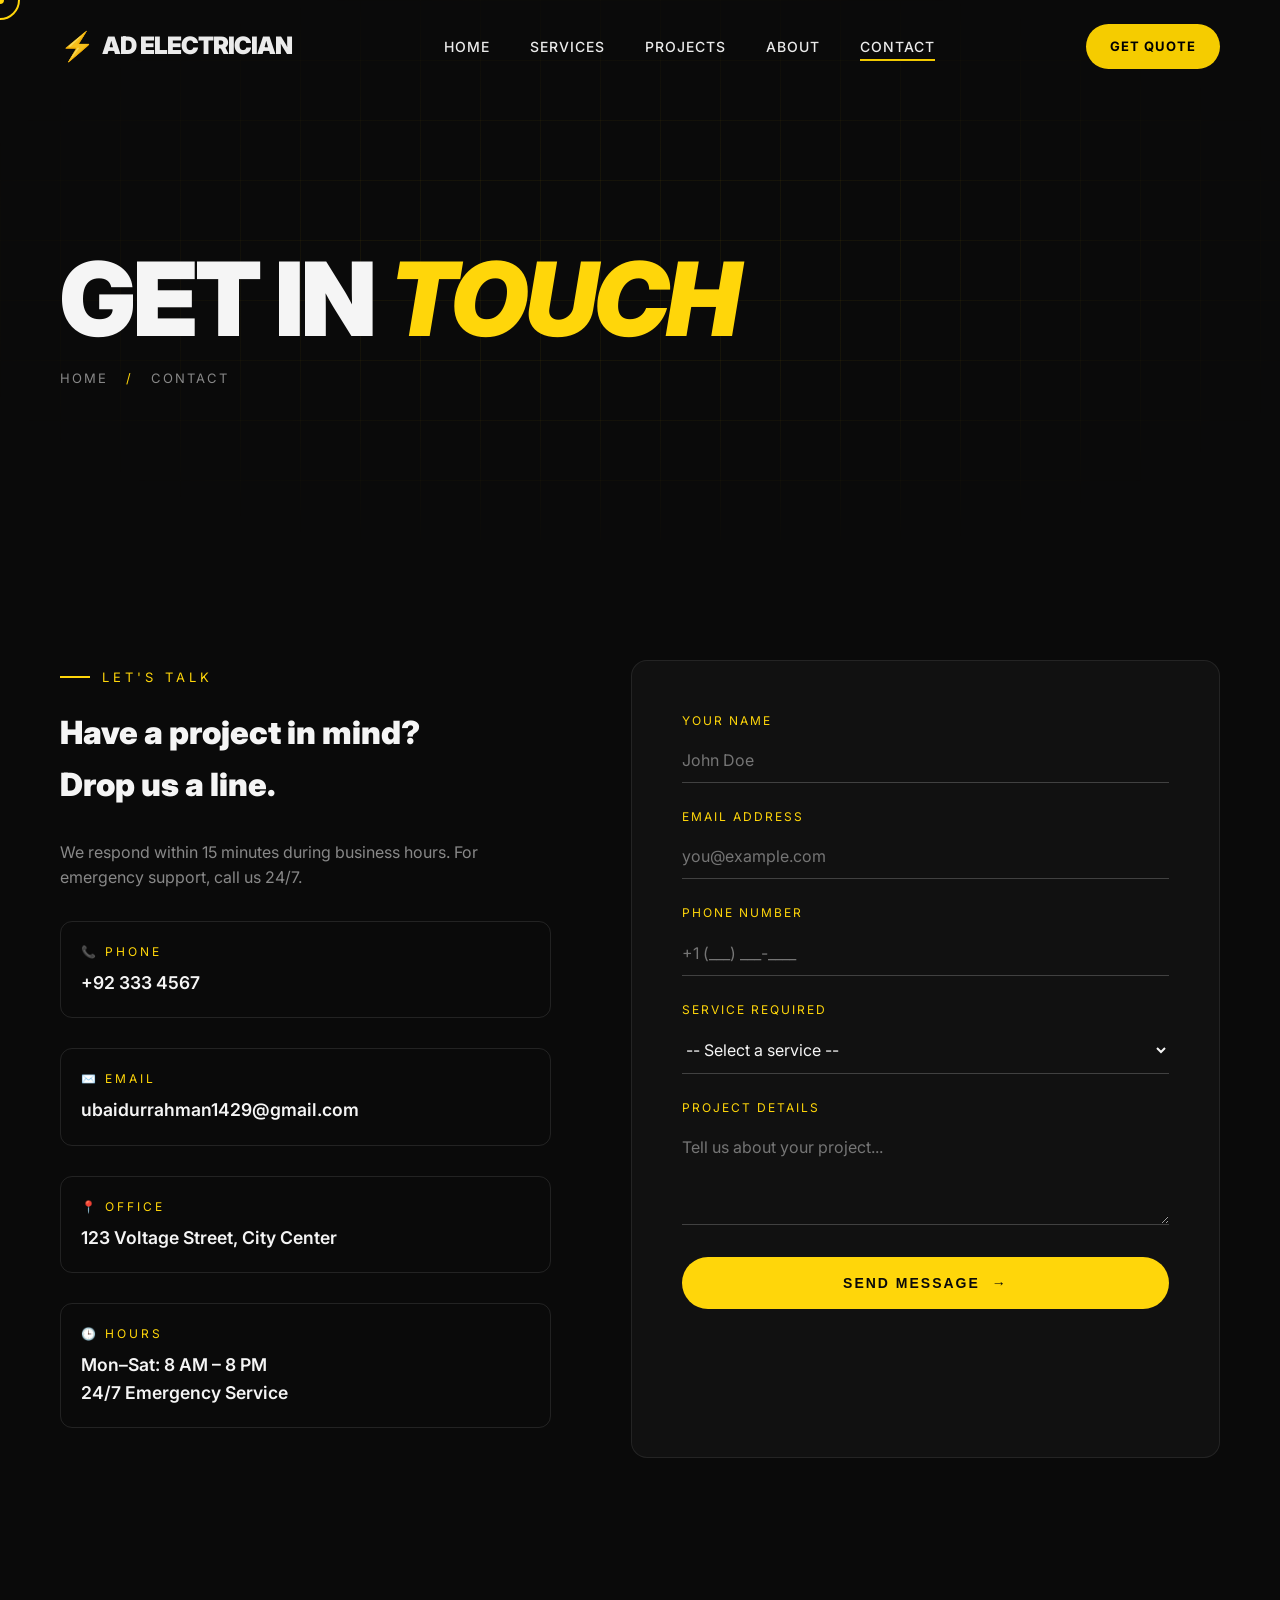
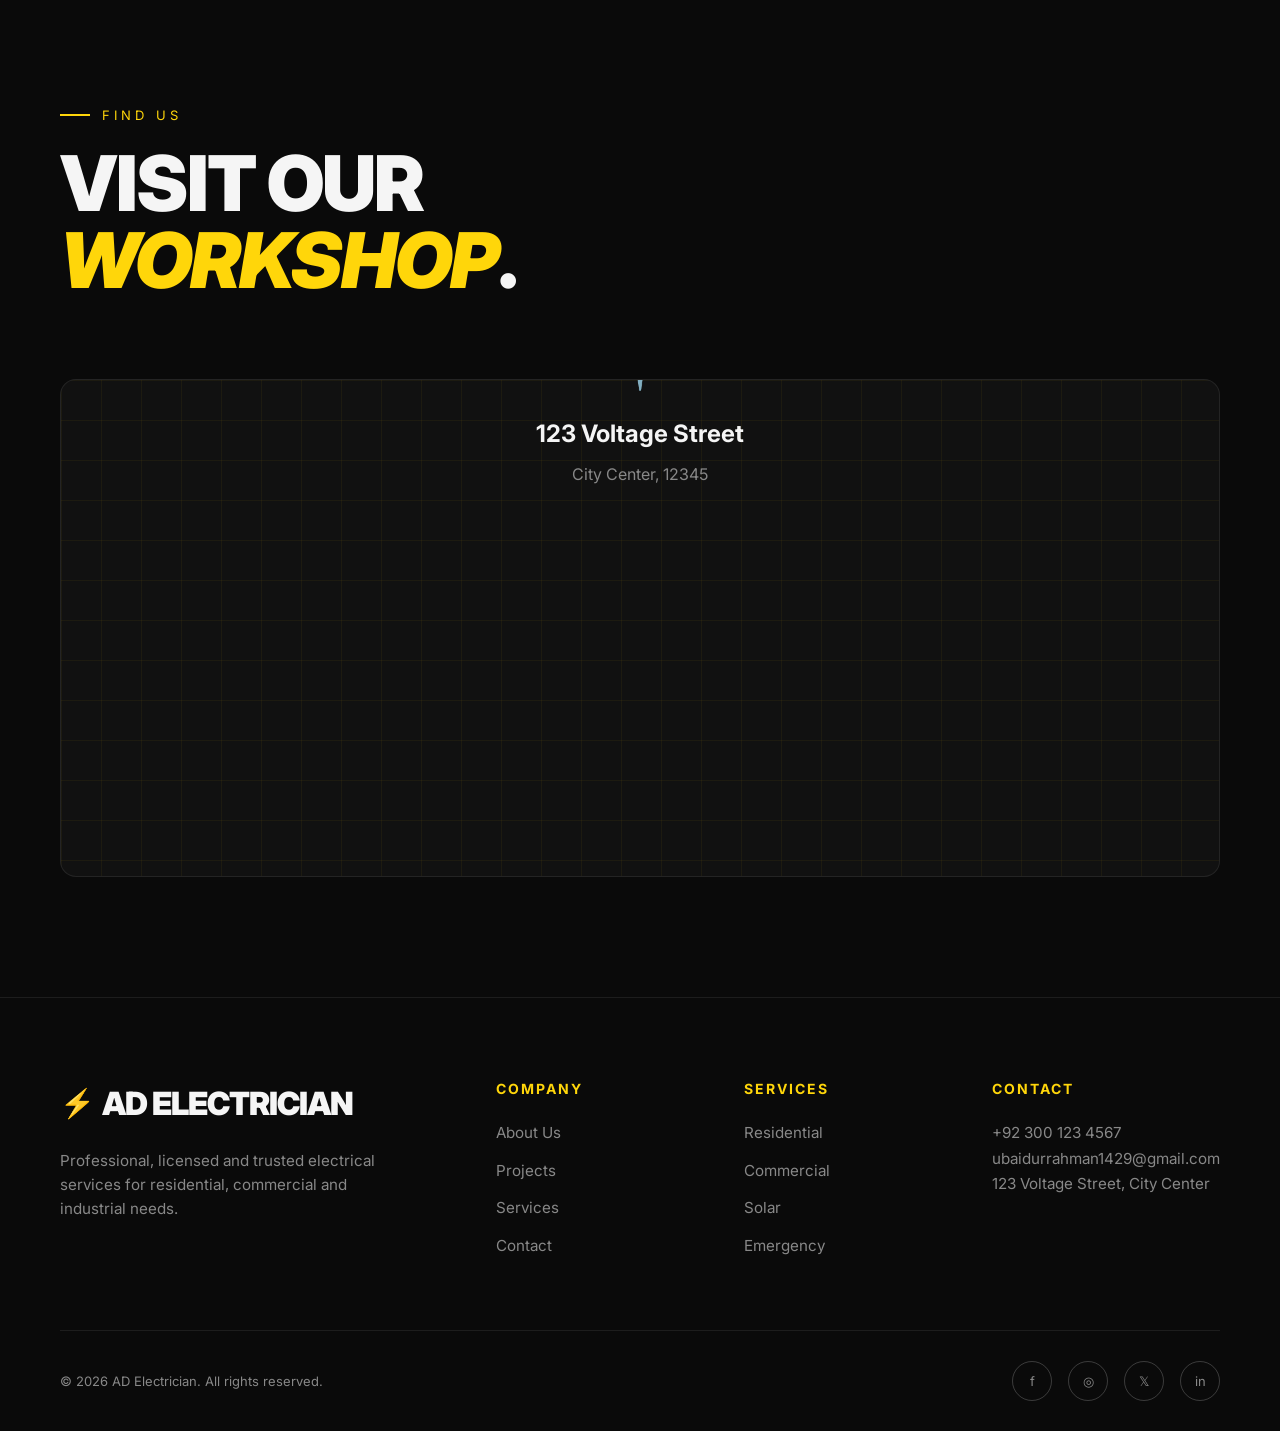
<file: contact.html>
<!DOCTYPE html>
<html lang="en">
<head>
  <meta charset="UTF-8" />
  <meta name="viewport" content="width=device-width, initial-scale=1.0" />
  <title>Contact — AD Electrician ⚡</title>
  <link rel="preconnect" href="https://fonts.googleapis.com">
  <link rel="preconnect" href="https://fonts.gstatic.com" crossorigin>
  <link href="https://fonts.googleapis.com/css2?family=Inter:wght@300;400;500;600;700;800;900&display=swap" rel="stylesheet">
  <link rel="stylesheet" href="css/style.css" />
</head>
<body>
  <div class="cursor-dot"></div>
  <div class="cursor-outline"></div>

  <div class="loader">
    <div class="loader-bolt"><svg viewBox="0 0 24 24"><path d="M13 2L3 14h7l-1 8 10-12h-7l1-8z"/></svg></div>
    <div class="loader-text">AD ELECTRICIAN</div>
    <div class="loader-bar"><div class="loader-bar-fill"></div></div>
  </div>

  <nav class="navbar">
    <a href="index.html" class="logo"><span class="logo-bolt">⚡</span>AD ELECTRICIAN</a>
    <ul class="nav-links">
      <li><a href="index.html">Home</a></li>
      <li><a href="services.html">Services</a></li>
      <li><a href="projects.html">Projects</a></li>
      <li><a href="about.html">About</a></li>
      <li><a href="contact.html">Contact</a></li>
    </ul>
    <a href="contact.html" class="nav-cta">Get Quote</a>
    <button class="hamburger" aria-label="Menu"><span></span><span></span><span></span></button>
  </nav>

  <section class="page-banner">
    <div class="page-banner-content">
      <h1>Get in <span class="accent">Touch</span></h1>
      <div class="breadcrumb"><a href="index.html">Home</a> <span class="sep">/</span> Contact</div>
    </div>
  </section>

  <section>
    <div class="contact-grid">
      <!-- LEFT: Info -->
      <div class="contact-info reveal">
        <div class="section-label">Let's talk</div>
        <h3>Have a project in mind?<br/>Drop us a line.</h3>
        <p style="color:var(--light-gray); margin-bottom:30px;">
          We respond within 15 minutes during business hours. For emergency support, call us 24/7.
        </p>

        <div class="contact-item">
          <div class="label">📞 Phone</div>
          <div class="value"><a href="tel:+923334567">+92 333 4567</a></div>
        </div>
        <div class="contact-item">
          <div class="label">✉️ Email</div>
          <div class="value"><a href="ubaidurrahman1429@gmail.com">ubaidurrahman1429@gmail.com</a></div>
        </div>
        <div class="contact-item">
          <div class="label">📍 Office</div>
          <div class="value">123 Voltage Street, City Center</div>
        </div>
        <div class="contact-item">
          <div class="label">🕒 Hours</div>
          <div class="value">Mon–Sat: 8 AM – 8 PM<br/>24/7 Emergency Service</div>
        </div>
      </div>

      <!-- RIGHT: Form -->
      <div class="contact-form reveal reveal-delay-1">
        <form id="contact-form">
          <div class="form-group">
            <label>Your Name</label>
            <input type="text" name="name" placeholder="John Doe" required />
          </div>
          <div class="form-group">
            <label>Email Address</label>
            <input type="email" name="email" placeholder="you@example.com" required />
          </div>
          <div class="form-group">
            <label>Phone Number</label>
            <input type="tel" name="phone" placeholder="+1 (___) ___-____" />
          </div>
          <div class="form-group">
            <label>Service Required</label>
            <select name="service" required>
              <option value="">-- Select a service --</option>
              <option>Residential Wiring</option>
              <option>Commercial Setup</option>
              <option>Solar Installation</option>
              <option>Lighting Design</option>
              <option>Generator Service</option>
              <option>Smart Home</option>
              <option>EV Charging</option>
              <option>Emergency Repair</option>
              <option>Other</option>
            </select>
          </div>
          <div class="form-group">
            <label>Project Details</label>
            <textarea name="message" placeholder="Tell us about your project..." required></textarea>
          </div>
          <button type="submit" class="btn btn-primary" style="width:100%; justify-content:center;">
            Send Message <span class="arrow">→</span>
          </button>
        </form>
      </div>
    </div>
  </section>

  <!-- MAP placeholder -->
  <section>
    <div class="section-header reveal">
      <div>
        <div class="section-label">Find us</div>
        <h2 class="section-title">Visit our <span class="accent">workshop</span>.</h2>
      </div>
    </div>
    <div style="max-width:1400px; margin:0 auto; aspect-ratio:21/9; background:var(--dark); border-radius:16px; border:1px solid rgba(255,255,255,0.08); display:flex; align-items:center; justify-content:center; position:relative; overflow:hidden;">
      <div style="position:absolute; inset:0; background-image: linear-gradient(rgba(255,214,10,0.05) 1px, transparent 1px), linear-gradient(90deg, rgba(255,214,10,0.05) 1px, transparent 1px); background-size:40px 40px;"></div>
      <div style="text-align:center; position:relative; z-index:1;">
        <div style="font-size:4rem; margin-bottom:10px;">📍</div>
        <h3 style="font-size:1.5rem; margin-bottom:8px;">123 Voltage Street</h3>
        <p style="color:var(--light-gray);">City Center, 12345</p>
        <p style="color:var(--yellow); margin-top:10px; font-size:13px; letter-spacing:2px;"><iframe src="https://www.google.com/maps/embed?pb=!1m14!1m8!1m3!1d6641490.419972999!2d-124.915779!3d35.6298159!3m2!1i1024!2i768!4f13.1!3m3!1m2!1s0x80c2b90490688115%3A0x7a8d06b47fde0b7a!2sAD%20Electrician%20Los%20Angeles%201%2C%20LLC!5e0!3m2!1sen!2s!4v1779018785889!5m2!1sen!2s" width="600" height="450" style="border:0;" allowfullscreen="" loading="lazy" referrerpolicy="no-referrer-when-downgrade"></iframe></p>
      </div>
    </div>
  </section>

  <footer>
    <div class="footer-grid">
      <div class="footer-brand">
        <div class="logo"><span class="logo-bolt">⚡</span>AD ELECTRICIAN</div>
        <p>Professional, licensed and trusted electrical services for residential, commercial and industrial needs.</p>
      </div>
      <div class="footer-col">
        <h4>Company</h4>
        <ul>
          <li><a href="about.html">About Us</a></li>
          <li><a href="projects.html">Projects</a></li>
          <li><a href="services.html">Services</a></li>
          <li><a href="contact.html">Contact</a></li>
        </ul>
      </div>
      <div class="footer-col">
        <h4>Services</h4>
        <ul>
          <li><a href="services.html">Residential</a></li>
          <li><a href="services.html">Commercial</a></li>
          <li><a href="services.html">Solar</a></li>
          <li><a href="services.html">Emergency</a></li>
        </ul>
      </div>
      <div class="footer-col">
        <h4>Contact</h4>
        <ul>
          <div class="value"><a href="tel:+923001234567">+92 300 123 4567</a></div>
          <div class="value"><a href="ubaidurrahman1429@gmail.com">ubaidurrahman1429@gmail.com</a></div>
          <div class="value"><a href="https://maps.app.goo.gl/kTd2r2G57VQJCvco6" target="_blank"> 123 Voltage Street, City Center</a></div>
        </ul>
      </div>
    </div>
    <div class="footer-bottom">
      <div>© 2026 AD Electrician. All rights reserved.</div>
      <div class="socials">
        <a href="#">f</a><a href="#">◎</a><a href="#">𝕏</a><a href="#">in</a>
      </div>
    </div>
  </footer>

  <script src="js/script.js"></script>
  <script>
    // ─── CONTACT FORM → localStorage (Admin Panel connection) ───
    document.getElementById('contact-form').addEventListener('submit', function(e) {
      e.preventDefault();

      const form = e.target;
      const newMsg = {
        id: Date.now(),
        name: form.name.value.trim(),
        email: form.email.value.trim(),
        phone: form.phone.value.trim() || '—',
        service: form.service.value,
        message: form.message.value.trim(),
        date: new Date().toISOString().split('T')[0],
        status: 'new'
      };

      // Load existing messages from localStorage
      const existing = JSON.parse(localStorage.getItem('ad_messages') || '[]');
      existing.unshift(newMsg); // newest first
      localStorage.setItem('ad_messages', JSON.stringify(existing));

      // Show success message
      form.reset();
      const btn = form.querySelector('button[type="submit"]');
      const original = btn.innerHTML;
      btn.innerHTML = '✅ Message Sent!';
      btn.style.background = '#2ed573';
      btn.disabled = true;
      setTimeout(() => {
        btn.innerHTML = original;
        btn.style.background = '';
        btn.disabled = false;
      }, 3500);
    });
  </script>
</body>
</html>
</file>
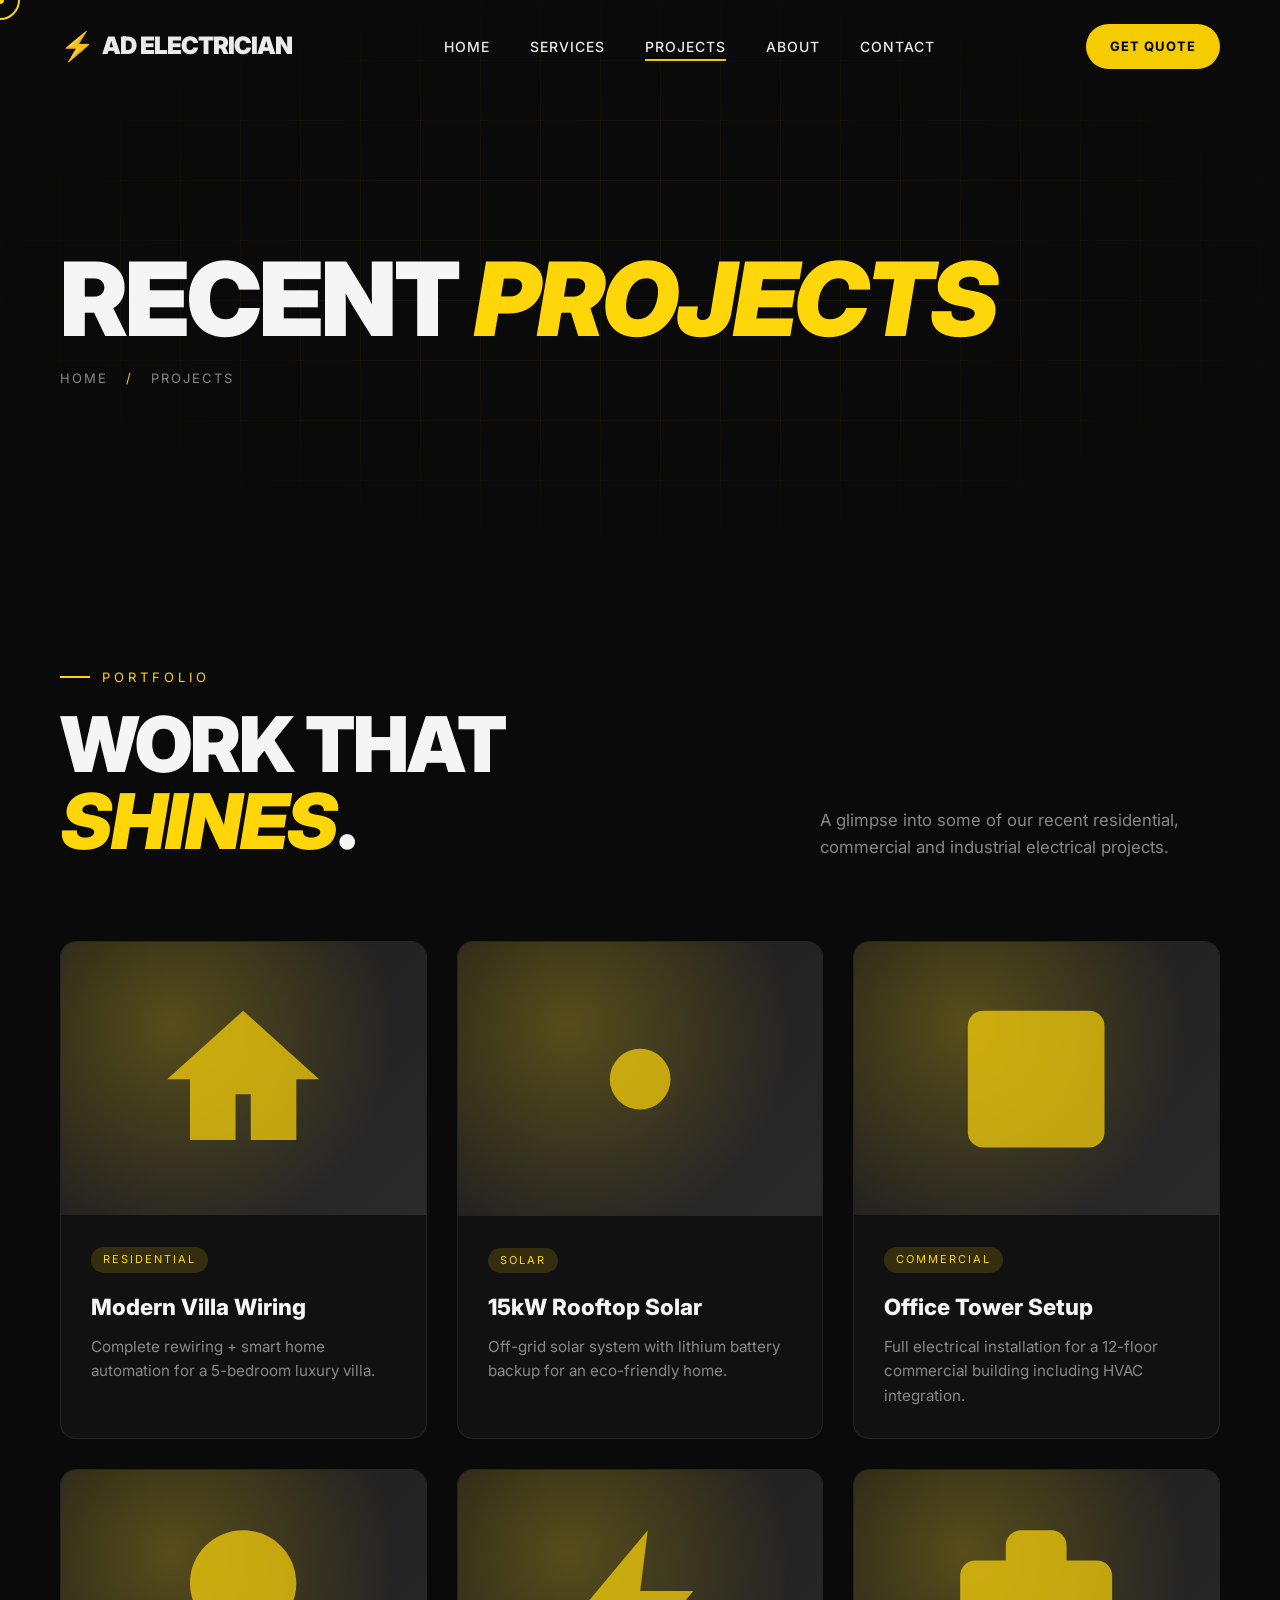
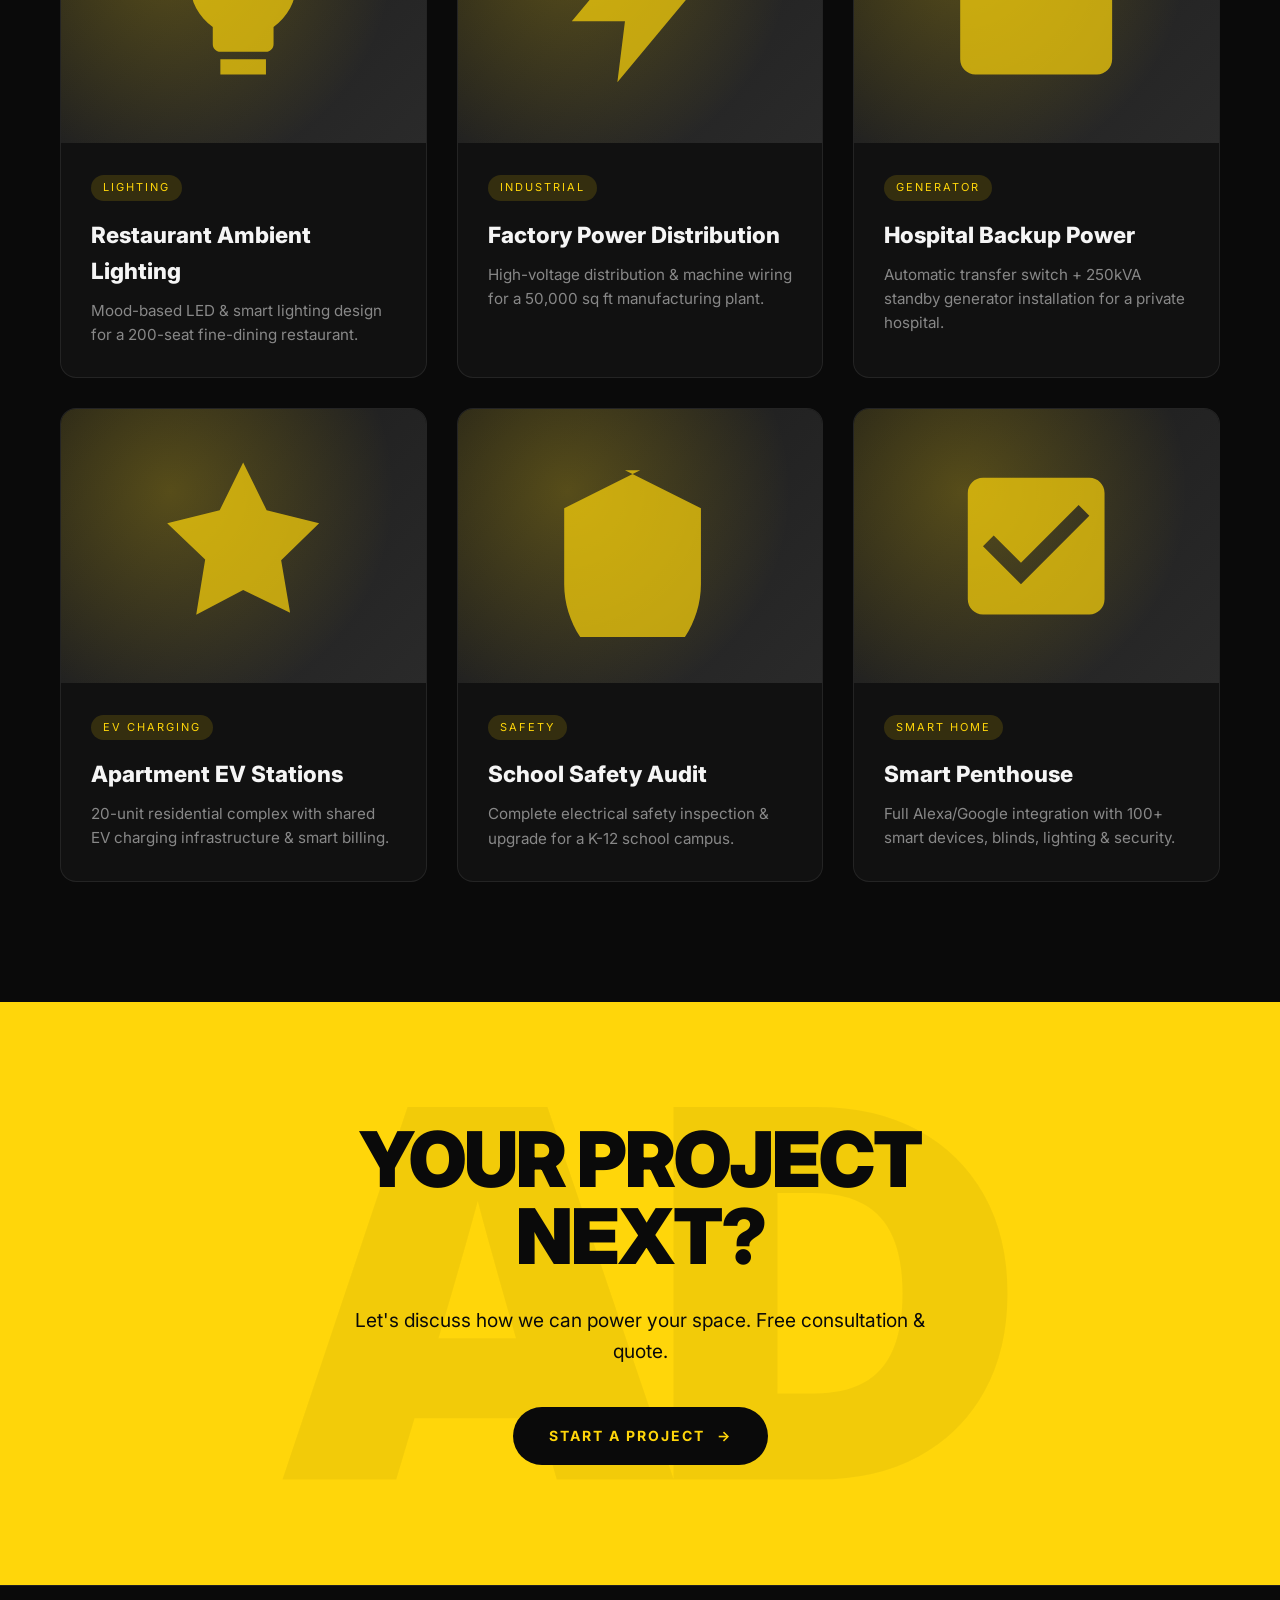
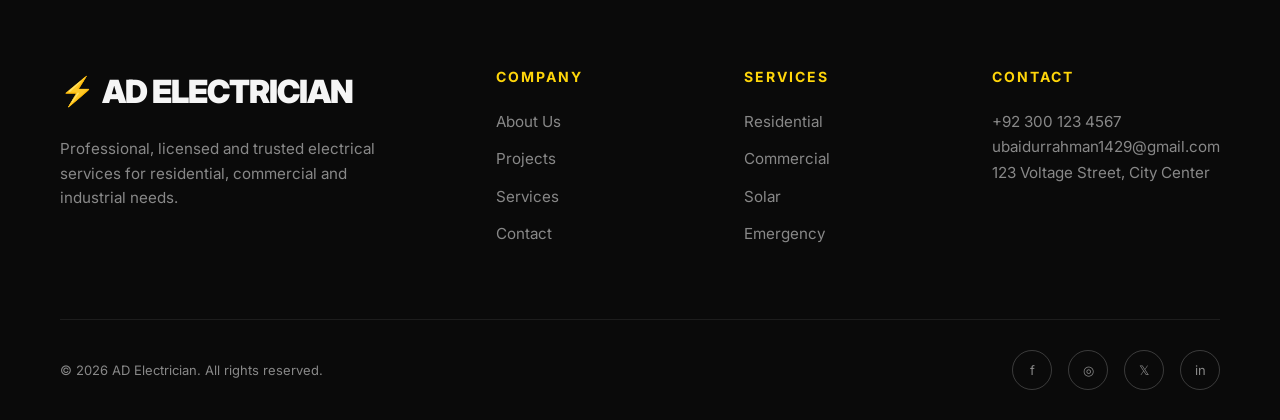
<file: projects.html>
<!DOCTYPE html>
<html lang="en">
<head>
  <meta charset="UTF-8" />
  <meta name="viewport" content="width=device-width, initial-scale=1.0" />
  <title>Projects — AD Electrician ⚡</title>
  <link rel="preconnect" href="https://fonts.googleapis.com">
  <link rel="preconnect" href="https://fonts.gstatic.com" crossorigin>
  <link href="https://fonts.googleapis.com/css2?family=Inter:wght@300;400;500;600;700;800;900&display=swap" rel="stylesheet">
  <link rel="stylesheet" href="css/style.css" />
</head>
<body>
  <div class="cursor-dot"></div>
  <div class="cursor-outline"></div>

  <div class="loader">
    <div class="loader-bolt"><svg viewBox="0 0 24 24"><path d="M13 2L3 14h7l-1 8 10-12h-7l1-8z"/></svg></div>
    <div class="loader-text">AD ELECTRICIAN</div>
    <div class="loader-bar"><div class="loader-bar-fill"></div></div>
  </div>

  <nav class="navbar">
    <a href="index.html" class="logo"><span class="logo-bolt">⚡</span>AD ELECTRICIAN</a>
    <ul class="nav-links">
      <li><a href="index.html">Home</a></li>
      <li><a href="services.html">Services</a></li>
      <li><a href="projects.html">Projects</a></li>
      <li><a href="about.html">About</a></li>
      <li><a href="contact.html">Contact</a></li>
    </ul>
    <a href="contact.html" class="nav-cta">Get Quote</a>
    <button class="hamburger" aria-label="Menu"><span></span><span></span><span></span></button>
  </nav>

  <section class="page-banner">
    <div class="page-banner-content">
      <h1>Recent <span class="accent">Projects</span></h1>
      <div class="breadcrumb"><a href="index.html">Home</a> <span class="sep">/</span> Projects</div>
    </div>
  </section>

  <section>
    <div class="section-header reveal">
      <div>
        <div class="section-label">Portfolio</div>
        <h2 class="section-title">Work that <span class="accent">shines</span>.</h2>
      </div>
      <p class="section-desc">A glimpse into some of our recent residential, commercial and industrial electrical projects.</p>
    </div>

    <div class="projects-grid">
      <div class="project-card reveal">
        <div class="project-thumb">
          <svg viewBox="0 0 24 24"><path d="M12 3L2 12h3v8h6v-6h2v6h6v-8h3L12 3z"/></svg>
        </div>
        <div class="project-info">
          <span class="tag">Residential</span>
          <h3>Modern Villa Wiring</h3>
          <p>Complete rewiring + smart home automation for a 5-bedroom luxury villa.</p>
        </div>
      </div>

      <div class="project-card reveal reveal-delay-1">
        <div class="project-thumb">
          <svg viewBox="0 0 24 24"><circle cx="12" cy="12" r="4"/><path d="M12 2v2M12 20v2M4.93 4.93l1.41 1.41M17.66 17.66l1.41 1.41M2 12h2M20 12h2M4.93 19.07l1.41-1.41M17.66 6.34l1.41-1.41"/></svg>
        </div>
        <div class="project-info">
          <span class="tag">Solar</span>
          <h3>15kW Rooftop Solar</h3>
          <p>Off-grid solar system with lithium battery backup for an eco-friendly home.</p>
        </div>
      </div>

      <div class="project-card reveal reveal-delay-2">
        <div class="project-thumb">
          <svg viewBox="0 0 24 24"><path d="M19 3H5c-1.11 0-2 .89-2 2v14c0 1.1.89 2 2 2h14c1.11 0 2-.9 2-2V5c0-1.11-.89-2-2-2z"/></svg>
        </div>
        <div class="project-info">
          <span class="tag">Commercial</span>
          <h3>Office Tower Setup</h3>
          <p>Full electrical installation for a 12-floor commercial building including HVAC integration.</p>
        </div>
      </div>

      <div class="project-card reveal">
        <div class="project-thumb">
          <svg viewBox="0 0 24 24"><path d="M9 21h6v-2H9v2zM12 2C8.13 2 5 5.13 5 9c0 2.38 1.19 4.47 3 5.74V17c0 .55.45 1 1 1h6c.55 0 1-.45 1-1v-2.26c1.81-1.27 3-3.36 3-5.74 0-3.87-3.13-7-7-7z"/></svg>
        </div>
        <div class="project-info">
          <span class="tag">Lighting</span>
          <h3>Restaurant Ambient Lighting</h3>
          <p>Mood-based LED & smart lighting design for a 200-seat fine-dining restaurant.</p>
        </div>
      </div>

      <div class="project-card reveal reveal-delay-1">
        <div class="project-thumb">
          <svg viewBox="0 0 24 24"><path d="M13 2L3 14h7l-1 8 10-12h-7l1-8z"/></svg>
        </div>
        <div class="project-info">
          <span class="tag">Industrial</span>
          <h3>Factory Power Distribution</h3>
          <p>High-voltage distribution & machine wiring for a 50,000 sq ft manufacturing plant.</p>
        </div>
      </div>

      <div class="project-card reveal reveal-delay-2">
        <div class="project-thumb">
          <svg viewBox="0 0 24 24"><path d="M20 6h-4V4c0-1.1-.9-2-2-2h-4c-1.1 0-2 .9-2 2v2H4c-1.1 0-2 .9-2 2v11c0 1.1.9 2 2 2h16c1.1 0 2-.9 2-2V8c0-1.1-.9-2-2-2z"/></svg>
        </div>
        <div class="project-info">
          <span class="tag">Generator</span>
          <h3>Hospital Backup Power</h3>
          <p>Automatic transfer switch + 250kVA standby generator installation for a private hospital.</p>
        </div>
      </div>

      <div class="project-card reveal">
        <div class="project-thumb">
          <svg viewBox="0 0 24 24"><path d="M12 1l3.09 6.26L22 9l-5 4.87 1.18 6.88L12 17.77l-6.18 3.25L7 13.74 2 9l6.91-1.74L12 1z"/></svg>
        </div>
        <div class="project-info">
          <span class="tag">EV Charging</span>
          <h3>Apartment EV Stations</h3>
          <p>20-unit residential complex with shared EV charging infrastructure & smart billing.</p>
        </div>
      </div>

      <div class="project-card reveal reveal-delay-1">
        <div class="project-thumb">
          <svg viewBox="0 0 24 24"><path d="M12 2L2 7v10c0 5.55 3.84 10.74 9 12 5.16-1.26 9-6.45 9-12V7l-10-5z"/></svg>
        </div>
        <div class="project-info">
          <span class="tag">Safety</span>
          <h3>School Safety Audit</h3>
          <p>Complete electrical safety inspection & upgrade for a K-12 school campus.</p>
        </div>
      </div>

      <div class="project-card reveal reveal-delay-2">
        <div class="project-thumb">
          <svg viewBox="0 0 24 24"><path d="M19 3H5c-1.11 0-2 .89-2 2v14c0 1.1.89 2 2 2h14c1.11 0 2-.9 2-2V5c0-1.11-.89-2-2-2zm-9 14l-5-5 1.41-1.41L10 14.17l7.59-7.59L19 8l-9 9z"/></svg>
        </div>
        <div class="project-info">
          <span class="tag">Smart Home</span>
          <h3>Smart Penthouse</h3>
          <p>Full Alexa/Google integration with 100+ smart devices, blinds, lighting & security.</p>
        </div>
      </div>
    </div>
  </section>

  <section class="cta-section">
    <div class="cta-content reveal">
      <h2>Your project next?</h2>
      <p>Let's discuss how we can power your space. Free consultation & quote.</p>
      <a href="contact.html" class="btn btn-primary">Start a Project <span class="arrow">→</span></a>
    </div>
  </section>

  <footer>
    <div class="footer-grid">
      <div class="footer-brand">
        <div class="logo"><span class="logo-bolt">⚡</span>AD ELECTRICIAN</div>
        <p>Professional, licensed and trusted electrical services for residential, commercial and industrial needs.</p>
      </div>
      <div class="footer-col">
        <h4>Company</h4>
        <ul>
          <li><a href="about.html">About Us</a></li>
          <li><a href="projects.html">Projects</a></li>
          <li><a href="services.html">Services</a></li>
          <li><a href="contact.html">Contact</a></li>
        </ul>
      </div>
      <div class="footer-col">
        <h4>Services</h4>
        <ul>
          <li><a href="services.html">Residential</a></li>
          <li><a href="services.html">Commercial</a></li>
          <li><a href="services.html">Solar</a></li>
          <li><a href="services.html">Emergency</a></li>
        </ul>
      </div>
      <div class="footer-col">
        <h4>Contact</h4>
        <ul>
          <div class="value"><a href="tel:+923001234567">+92 300 123 4567</a></div>
          <div class="value"><a href="ubaidurrahman1429@gmail.com">ubaidurrahman1429@gmail.com</a></div>
          <div class="value"><a href="https://maps.app.goo.gl/kTd2r2G57VQJCvco6" target="_blank"> 123 Voltage Street, City Center</a></div>
        </ul>
      </div>
    </div>
    <div class="footer-bottom">
      <div>© 2026 AD Electrician. All rights reserved.</div>
      <div class="socials">
        <a href="#">f</a><a href="#">◎</a><a href="#">𝕏</a><a href="#">in</a>
      </div>
    </div>
  </footer>

  <script src="js/script.js"></script>
</body>
</html>
</file>
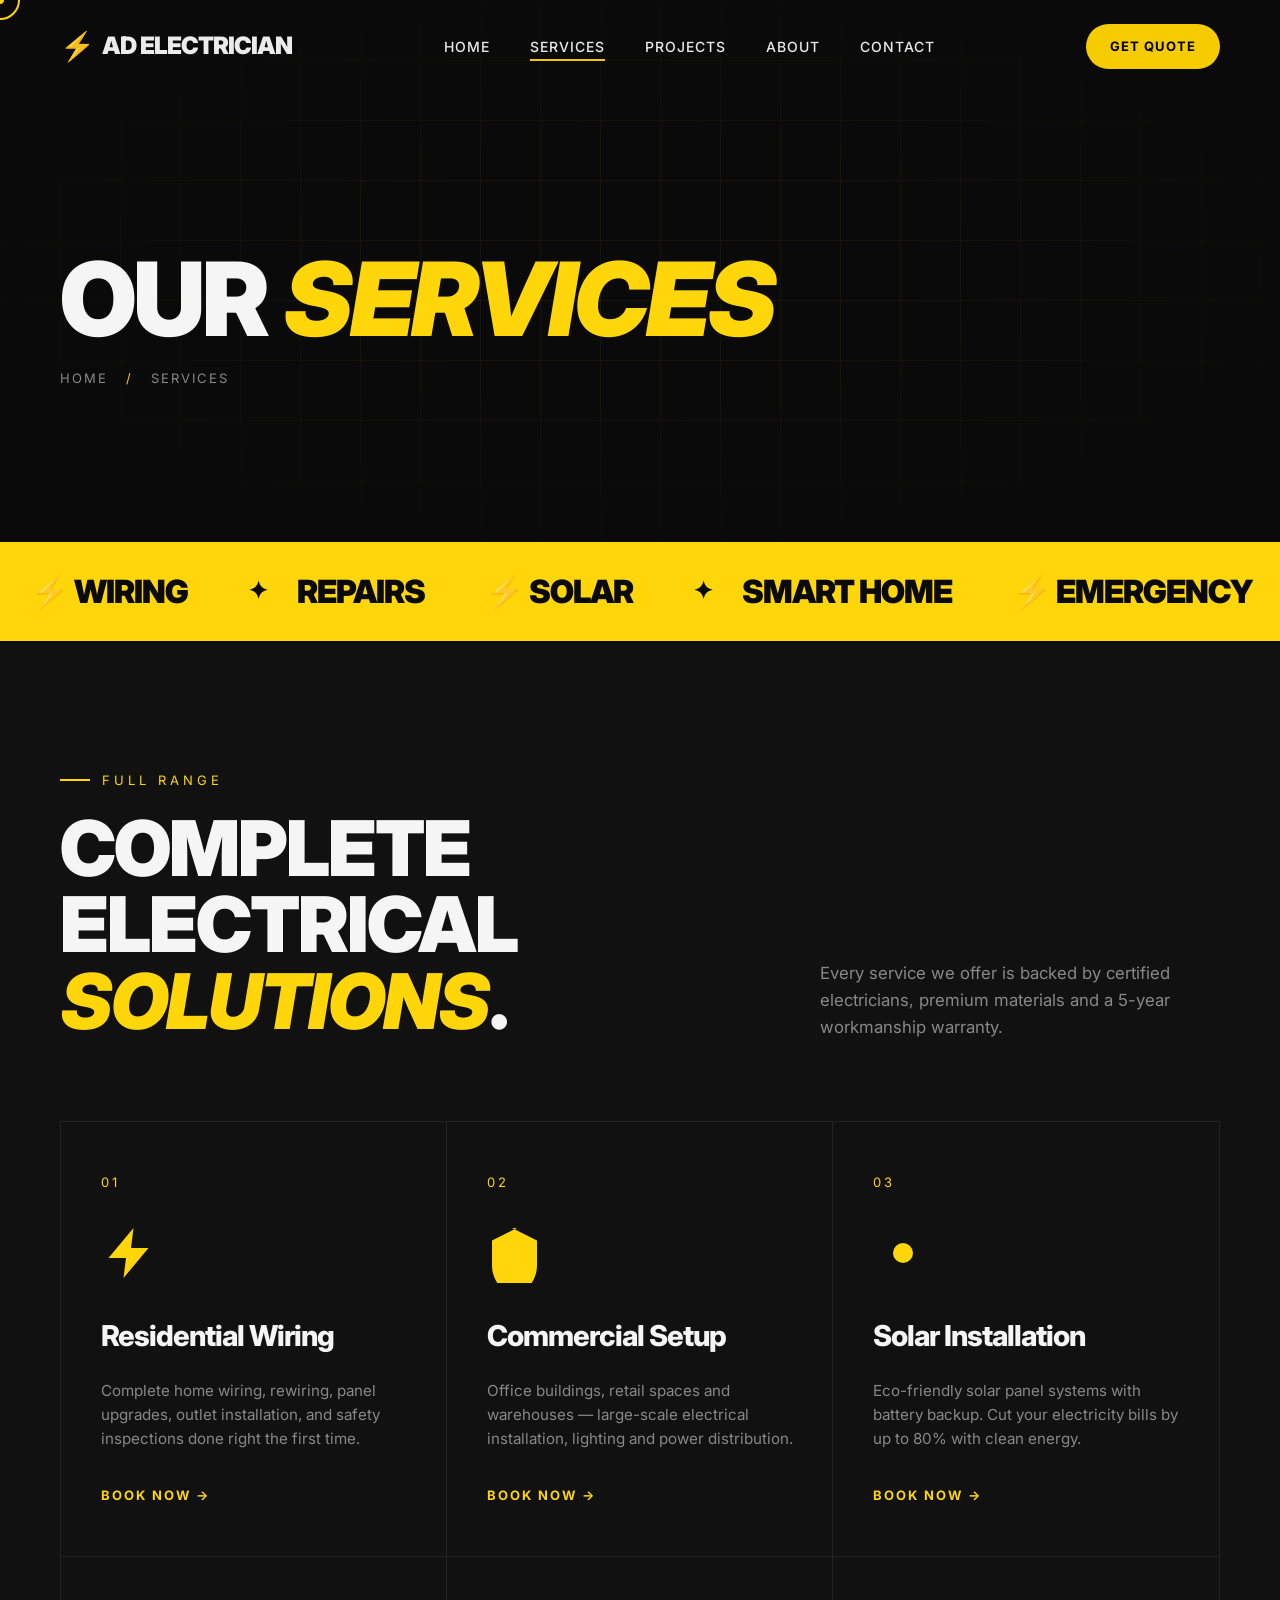
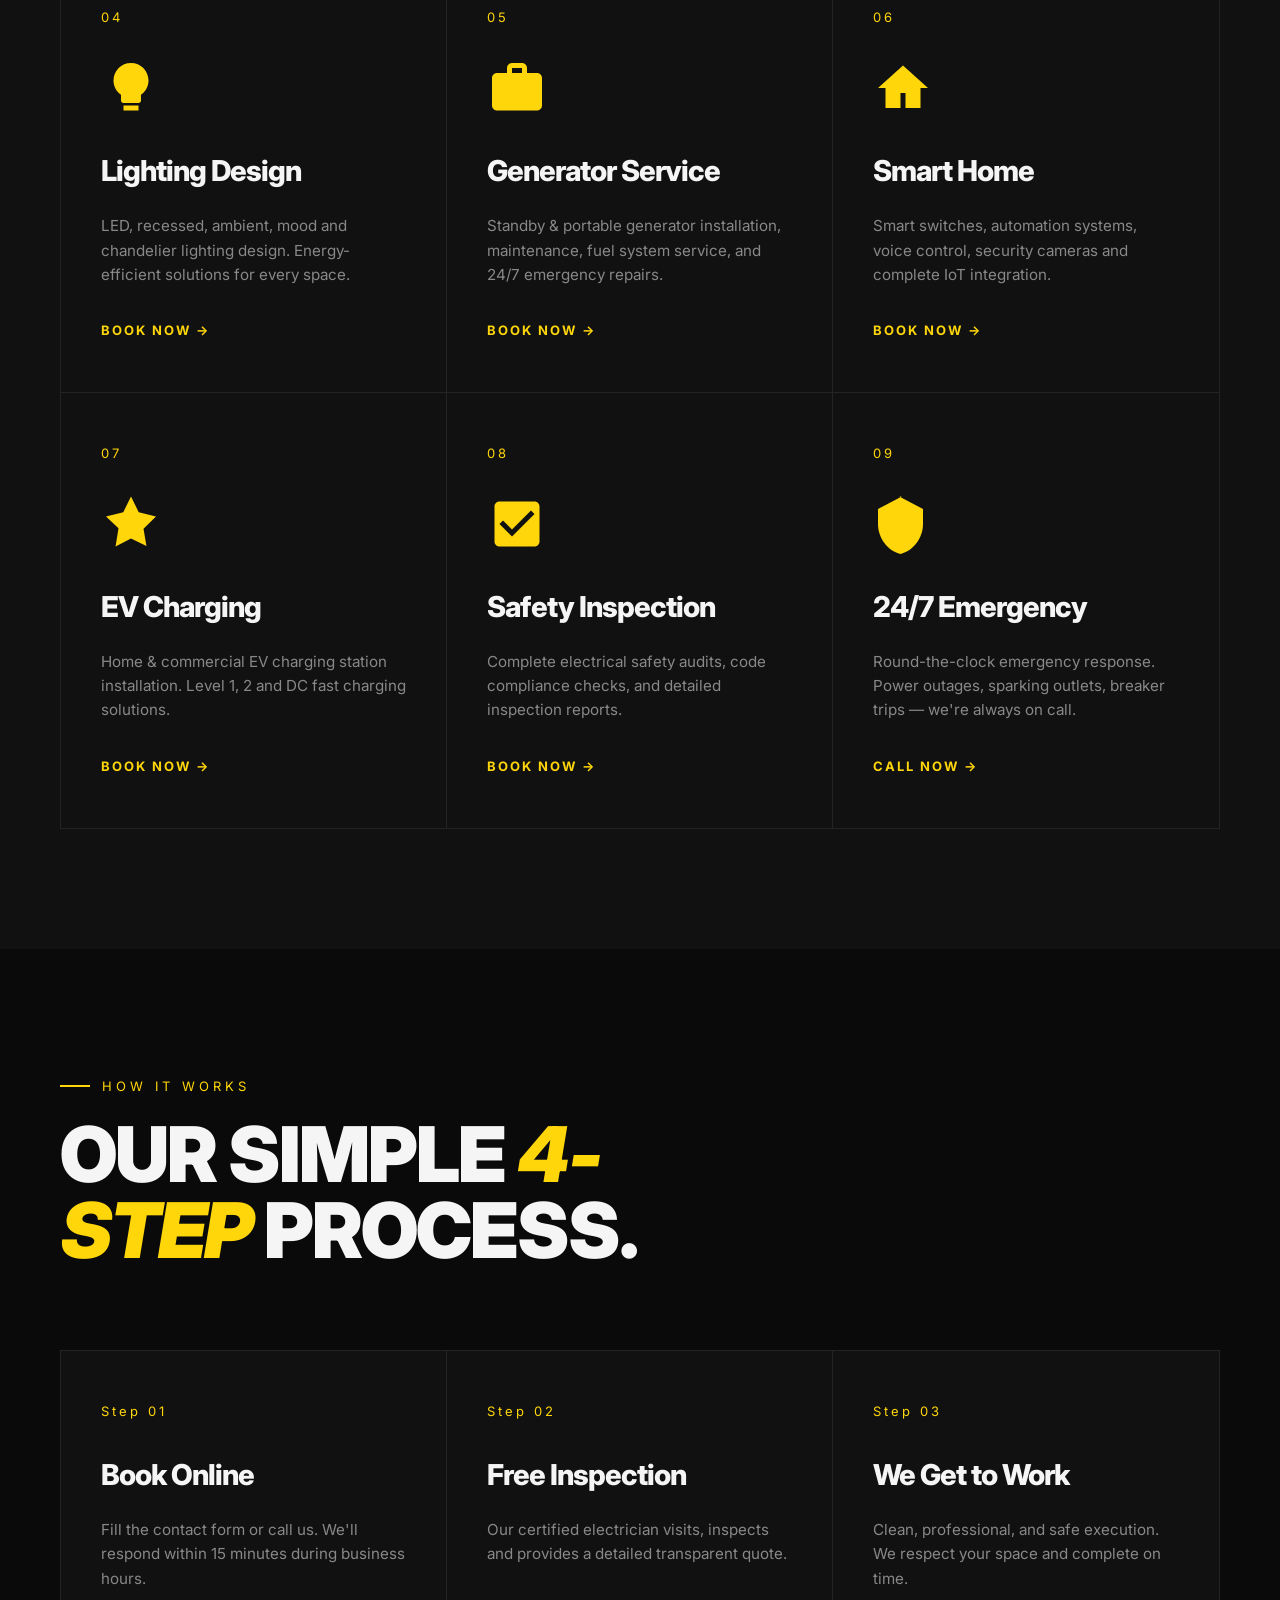
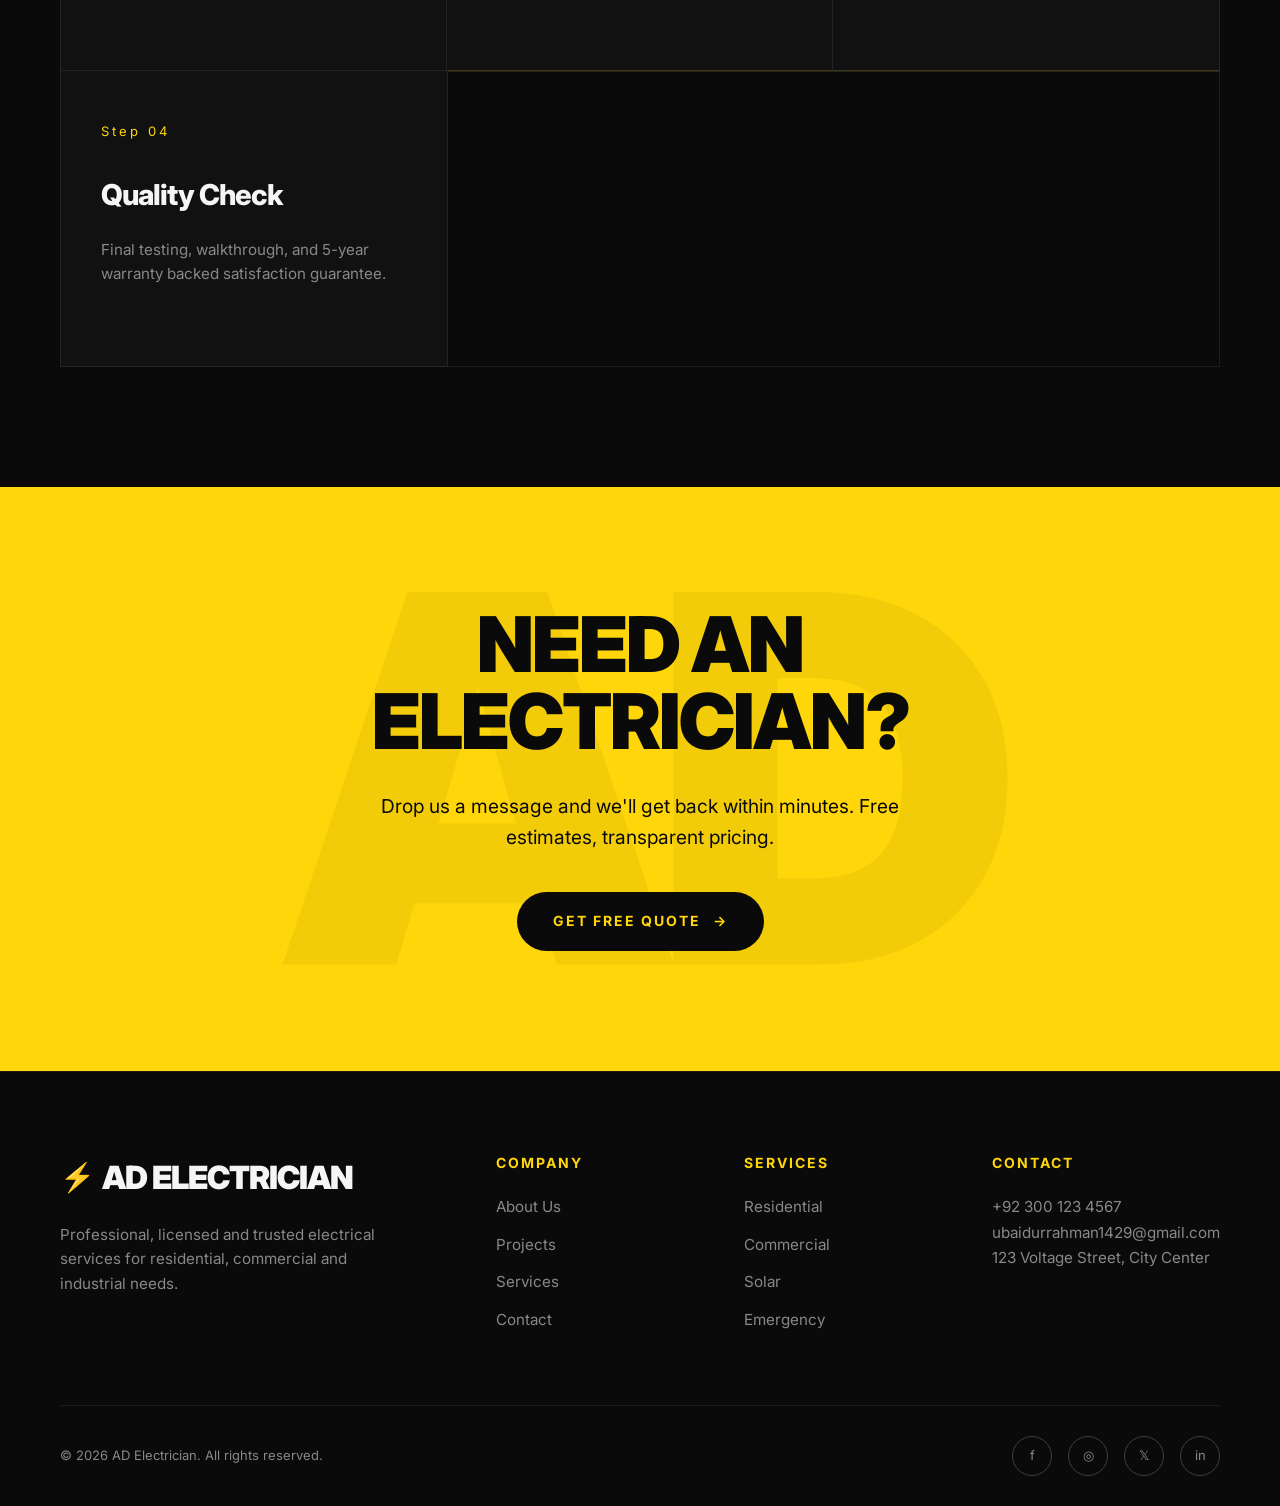
<file: services.html>
<!DOCTYPE html>
<html lang="en">
<head>
  <meta charset="UTF-8" />
  <meta name="viewport" content="width=device-width, initial-scale=1.0" />
  <title>Services — AD Electrician ⚡</title>
  <link rel="preconnect" href="https://fonts.googleapis.com">
  <link rel="preconnect" href="https://fonts.gstatic.com" crossorigin>
  <link href="https://fonts.googleapis.com/css2?family=Inter:wght@300;400;500;600;700;800;900&display=swap" rel="stylesheet">
  <link rel="stylesheet" href="css/style.css" />
</head>
<body>
  <div class="cursor-dot"></div>
  <div class="cursor-outline"></div>

  <div class="loader">
    <div class="loader-bolt"><svg viewBox="0 0 24 24"><path d="M13 2L3 14h7l-1 8 10-12h-7l1-8z"/></svg></div>
    <div class="loader-text">AD ELECTRICIAN</div>
    <div class="loader-bar"><div class="loader-bar-fill"></div></div>
  </div>

  <nav class="navbar">
    <a href="index.html" class="logo"><span class="logo-bolt">⚡</span>AD ELECTRICIAN</a>
    <ul class="nav-links">
      <li><a href="index.html">Home</a></li>
      <li><a href="services.html">Services</a></li>
      <li><a href="projects.html">Projects</a></li>
      <li><a href="about.html">About</a></li>
      <li><a href="contact.html">Contact</a></li>
    </ul>
    <a href="contact.html" class="nav-cta">Get Quote</a>
    <button class="hamburger" aria-label="Menu"><span></span><span></span><span></span></button>
  </nav>

  <!-- PAGE BANNER -->
  <section class="page-banner">
    <div class="page-banner-content">
      <h1>Our <span class="accent">Services</span></h1>
      <div class="breadcrumb">
        <a href="index.html">Home</a> <span class="sep">/</span> Services
      </div>
    </div>
  </section>

  <!-- MARQUEE -->
  <div class="marquee">
    <div class="marquee-track">
      <div class="marquee-item">⚡ Wiring</div>
      <div class="marquee-item"><span class="star">✦</span> Repairs</div>
      <div class="marquee-item">⚡ Solar</div>
      <div class="marquee-item"><span class="star">✦</span> Smart Home</div>
      <div class="marquee-item">⚡ Emergency</div>
      <div class="marquee-item"><span class="star">✦</span> Commercial</div>
    </div>
  </div>

  <!-- SERVICES DETAILED -->
  <section class="services-section">
    <div class="section-header reveal">
      <div>
        <div class="section-label">Full Range</div>
        <h2 class="section-title">Complete electrical <span class="accent">solutions</span>.</h2>
      </div>
      <p class="section-desc">Every service we offer is backed by certified electricians, premium materials and a 5-year workmanship warranty.</p>
    </div>

    <div class="services-grid">
      <div class="service-card reveal">
        <div class="service-num">01</div>
        <div class="service-icon"><svg viewBox="0 0 24 24"><path d="M13 2L3 14h7l-1 8 10-12h-7l1-8z"/></svg></div>
        <h3>Residential Wiring</h3>
        <p>Complete home wiring, rewiring, panel upgrades, outlet installation, and safety inspections done right the first time.</p>
        <a href="contact.html" class="arrow-link">Book Now →</a>
      </div>

      <div class="service-card reveal reveal-delay-1">
        <div class="service-num">02</div>
        <div class="service-icon"><svg viewBox="0 0 24 24"><path d="M12 2L2 7v10c0 5.55 3.84 10.74 9 12 5.16-1.26 9-6.45 9-12V7l-10-5z"/></svg></div>
        <h3>Commercial Setup</h3>
        <p>Office buildings, retail spaces and warehouses — large-scale electrical installation, lighting and power distribution.</p>
        <a href="contact.html" class="arrow-link">Book Now →</a>
      </div>

      <div class="service-card reveal reveal-delay-2">
        <div class="service-num">03</div>
        <div class="service-icon"><svg viewBox="0 0 24 24"><circle cx="12" cy="12" r="4"/><path d="M12 2v2M12 20v2M4.93 4.93l1.41 1.41M17.66 17.66l1.41 1.41M2 12h2M20 12h2M4.93 19.07l1.41-1.41M17.66 6.34l1.41-1.41"/></svg></div>
        <h3>Solar Installation</h3>
        <p>Eco-friendly solar panel systems with battery backup. Cut your electricity bills by up to 80% with clean energy.</p>
        <a href="contact.html" class="arrow-link">Book Now →</a>
      </div>

      <div class="service-card reveal">
        <div class="service-num">04</div>
        <div class="service-icon"><svg viewBox="0 0 24 24"><path d="M9 21h6v-2H9v2zM12 2C8.13 2 5 5.13 5 9c0 2.38 1.19 4.47 3 5.74V17c0 .55.45 1 1 1h6c.55 0 1-.45 1-1v-2.26c1.81-1.27 3-3.36 3-5.74 0-3.87-3.13-7-7-7z"/></svg></div>
        <h3>Lighting Design</h3>
        <p>LED, recessed, ambient, mood and chandelier lighting design. Energy-efficient solutions for every space.</p>
        <a href="contact.html" class="arrow-link">Book Now →</a>
      </div>

      <div class="service-card reveal reveal-delay-1">
        <div class="service-num">05</div>
        <div class="service-icon"><svg viewBox="0 0 24 24"><path d="M20 6h-4V4c0-1.1-.9-2-2-2h-4c-1.1 0-2 .9-2 2v2H4c-1.1 0-2 .9-2 2v11c0 1.1.9 2 2 2h16c1.1 0 2-.9 2-2V8c0-1.1-.9-2-2-2zm-6 0h-4V4h4v2z"/></svg></div>
        <h3>Generator Service</h3>
        <p>Standby & portable generator installation, maintenance, fuel system service, and 24/7 emergency repairs.</p>
        <a href="contact.html" class="arrow-link">Book Now →</a>
      </div>

      <div class="service-card reveal reveal-delay-2">
        <div class="service-num">06</div>
        <div class="service-icon"><svg viewBox="0 0 24 24"><path d="M12 3L2 12h3v8h6v-6h2v6h6v-8h3L12 3z"/></svg></div>
        <h3>Smart Home</h3>
        <p>Smart switches, automation systems, voice control, security cameras and complete IoT integration.</p>
        <a href="contact.html" class="arrow-link">Book Now →</a>
      </div>

      <div class="service-card reveal">
        <div class="service-num">07</div>
        <div class="service-icon"><svg viewBox="0 0 24 24"><path d="M12 1l3.09 6.26L22 9l-5 4.87 1.18 6.88L12 17.77l-6.18 3.25L7 13.74 2 9l6.91-1.74L12 1z"/></svg></div>
        <h3>EV Charging</h3>
        <p>Home & commercial EV charging station installation. Level 1, 2 and DC fast charging solutions.</p>
        <a href="contact.html" class="arrow-link">Book Now →</a>
      </div>

      <div class="service-card reveal reveal-delay-1">
        <div class="service-num">08</div>
        <div class="service-icon"><svg viewBox="0 0 24 24"><path d="M19 3H5c-1.11 0-2 .89-2 2v14c0 1.1.89 2 2 2h14c1.11 0 2-.9 2-2V5c0-1.11-.89-2-2-2zm-9 14l-5-5 1.41-1.41L10 14.17l7.59-7.59L19 8l-9 9z"/></svg></div>
        <h3>Safety Inspection</h3>
        <p>Complete electrical safety audits, code compliance checks, and detailed inspection reports.</p>
        <a href="contact.html" class="arrow-link">Book Now →</a>
      </div>

      <div class="service-card reveal reveal-delay-2">
        <div class="service-num">09</div>
        <div class="service-icon"><svg viewBox="0 0 24 24"><path d="M11.5 1L2 6v6c0 5.55 3.84 10.74 9 12 5.16-1.26 9-6.45 9-12V6l-9.5-5z"/></svg></div>
        <h3>24/7 Emergency</h3>
        <p>Round-the-clock emergency response. Power outages, sparking outlets, breaker trips — we're always on call.</p>
        <a href="contact.html" class="arrow-link">Call Now →</a>
      </div>
    </div>
  </section>

  <!-- PROCESS -->
  <section>
    <div class="section-header reveal">
      <div>
        <div class="section-label">How it works</div>
        <h2 class="section-title">Our simple <span class="accent">4-step</span> process.</h2>
      </div>
    </div>
    <div class="services-grid">
      <div class="service-card reveal">
        <div class="service-num">Step 01</div>
        <h3>Book Online</h3>
        <p>Fill the contact form or call us. We'll respond within 15 minutes during business hours.</p>
      </div>
      <div class="service-card reveal reveal-delay-1">
        <div class="service-num">Step 02</div>
        <h3>Free Inspection</h3>
        <p>Our certified electrician visits, inspects and provides a detailed transparent quote.</p>
      </div>
      <div class="service-card reveal reveal-delay-2">
        <div class="service-num">Step 03</div>
        <h3>We Get to Work</h3>
        <p>Clean, professional, and safe execution. We respect your space and complete on time.</p>
      </div>
      <div class="service-card reveal reveal-delay-3">
        <div class="service-num">Step 04</div>
        <h3>Quality Check</h3>
        <p>Final testing, walkthrough, and 5-year warranty backed satisfaction guarantee.</p>
      </div>
    </div>
  </section>

  <!-- CTA -->
  <section class="cta-section">
    <div class="cta-content reveal">
      <h2>Need an Electrician?</h2>
      <p>Drop us a message and we'll get back within minutes. Free estimates, transparent pricing.</p>
      <a href="contact.html" class="btn btn-primary">Get Free Quote <span class="arrow">→</span></a>
    </div>
  </section>

  <footer>
    <div class="footer-grid">
      <div class="footer-brand">
        <div class="logo"><span class="logo-bolt">⚡</span>AD ELECTRICIAN</div>
        <p>Professional, licensed and trusted electrical services for residential, commercial and industrial needs.</p>
      </div>
      <div class="footer-col">
        <h4>Company</h4>
        <ul>
          <li><a href="about.html">About Us</a></li>
          <li><a href="projects.html">Projects</a></li>
          <li><a href="services.html">Services</a></li>
          <li><a href="contact.html">Contact</a></li>
        </ul>
      </div>
      <div class="footer-col">
        <h4>Services</h4>
        <ul>
          <li><a href="services.html">Residential</a></li>
          <li><a href="services.html">Commercial</a></li>
          <li><a href="services.html">Solar</a></li>
          <li><a href="services.html">Emergency</a></li>
        </ul>
      </div>
      <div class="footer-col">
        <h4>Contact</h4>
        <ul>
          <div class="value"><a href="tel:+923001234567">+92 300 123 4567</a></div>
          <div class="value"><a href="ubaidurrahman1429@gmail.com">ubaidurrahman1429@gmail.com</a></div>
          <div class="value"><a href="https://maps.app.goo.gl/kTd2r2G57VQJCvco6" target="_blank"> 123 Voltage Street, City Center</a></div>
        </ul>
      </div>
    </div>
    <div class="footer-bottom">
      <div>© 2026 AD Electrician. All rights reserved.</div>
      <div class="socials">
        <a href="#">f</a><a href="#">◎</a><a href="#">𝕏</a><a href="#">in</a>
      </div>
    </div>
  </footer>

  <script src="js/script.js"></script>
</body>
</html>
</file>
<file: css/style.css>
/* ===================================================
   AD ELECTRICIAN - Master Stylesheet
   Theme: Electric Yellow + Black
   =================================================== */

/* ---------- RESET & BASE ---------- */
* {
  margin: 0;
  padding: 0;
  box-sizing: border-box;
  -webkit-font-smoothing: antialiased;
  -moz-osx-font-smoothing: grayscale;
}

:root {
  --yellow: #FFD60A;
  --yellow-soft: #FFE34D;
  --black: #0A0A0A;
  --dark: #111111;
  --gray: #1a1a1a;
  --light-gray: #888;
  --white: #f5f5f5;
  --transition: cubic-bezier(0.77, 0, 0.175, 1);
}

html {
  scroll-behavior: smooth;
}

body {
  font-family: 'Inter', -apple-system, BlinkMacSystemFont, sans-serif;
  background: var(--black);
  color: var(--white);
  overflow-x: hidden;
  cursor: none;
  line-height: 1.6;
}

@media (max-width: 768px) {
  body { cursor: auto; }
}

a {
  color: inherit;
  text-decoration: none;
}

img {
  max-width: 100%;
  display: block;
}

/* ---------- CUSTOM CURSOR ---------- */
.cursor-dot,
.cursor-outline {
  position: fixed;
  top: 0;
  left: 0;
  pointer-events: none;
  z-index: 9999;
  border-radius: 50%;
  transform: translate(-50%, -50%);
  transition: transform 0.15s ease-out, width 0.3s, height 0.3s, background 0.3s;
}

.cursor-dot {
  width: 8px;
  height: 8px;
  background: var(--yellow);
}

.cursor-outline {
  width: 40px;
  height: 40px;
  border: 2px solid var(--yellow);
  transition: transform 0.1s ease-out, width 0.3s, height 0.3s, background 0.3s, border 0.3s;
}

.cursor-outline.hover {
  width: 80px;
  height: 80px;
  background: rgba(255, 214, 10, 0.15);
  border-color: var(--yellow);
}

.cursor-dot.hover {
  width: 0;
  height: 0;
}

@media (max-width: 768px) {
  .cursor-dot, .cursor-outline { display: none; }
}

/* ---------- LOADING SCREEN ---------- */
.loader {
  position: fixed;
  inset: 0;
  background: var(--black);
  z-index: 10000;
  display: flex;
  align-items: center;
  justify-content: center;
  flex-direction: column;
  transition: opacity 0.6s ease, visibility 0.6s ease;
}

.loader.hidden {
  opacity: 0;
  visibility: hidden;
}

.loader-bolt {
  width: 80px;
  height: 80px;
  position: relative;
  animation: boltPulse 1.2s infinite ease-in-out;
}

.loader-bolt svg {
  width: 100%;
  height: 100%;
  fill: var(--yellow);
  filter: drop-shadow(0 0 20px rgba(255, 214, 10, 0.8));
}

.loader-text {
  margin-top: 24px;
  font-size: 14px;
  letter-spacing: 8px;
  color: var(--yellow);
  font-weight: 600;
  text-transform: uppercase;
}

.loader-bar {
  margin-top: 20px;
  width: 200px;
  height: 2px;
  background: rgba(255, 214, 10, 0.2);
  overflow: hidden;
  border-radius: 2px;
}

.loader-bar-fill {
  height: 100%;
  background: var(--yellow);
  width: 0%;
  animation: loadFill 2s ease forwards;
}

@keyframes boltPulse {
  0%, 100% { transform: scale(1) rotate(0); }
  50% { transform: scale(1.15) rotate(-5deg); }
}

@keyframes loadFill {
  to { width: 100%; }
}

/* ---------- NAVBAR ---------- */
.navbar {
  position: fixed;
  top: 0;
  left: 0;
  right: 0;
  padding: 24px 60px;
  display: flex;
  justify-content: space-between;
  align-items: center;
  z-index: 100;
  mix-blend-mode: difference;
  transition: padding 0.3s ease;
}

.navbar.scrolled {
  padding: 16px 60px;
}

.logo {
  font-size: 24px;
  font-weight: 900;
  letter-spacing: -1px;
  color: var(--white);
  display: flex;
  align-items: center;
  gap: 8px;
}

.logo-bolt {
  display: inline-block;
  color: var(--yellow);
  font-size: 28px;
  animation: flicker 4s infinite;
}

@keyframes flicker {
  0%, 100%, 18%, 22%, 25%, 53%, 57%, 60% { opacity: 1; text-shadow: 0 0 10px var(--yellow); }
  20%, 24%, 55% { opacity: 0.4; text-shadow: none; }
}

.nav-links {
  display: flex;
  list-style: none;
  gap: 40px;
}

.nav-links a {
  font-size: 14px;
  font-weight: 500;
  letter-spacing: 1px;
  text-transform: uppercase;
  position: relative;
  padding: 6px 0;
  color: var(--white);
}

.nav-links a::after {
  content: '';
  position: absolute;
  bottom: 0;
  left: 0;
  width: 0;
  height: 2px;
  background: var(--yellow);
  transition: width 0.4s var(--transition);
}

.nav-links a:hover::after,
.nav-links a.active::after {
  width: 100%;
}

.nav-cta {
  background: var(--yellow);
  color: var(--black);
  padding: 12px 24px;
  border-radius: 50px;
  font-weight: 700;
  font-size: 13px;
  letter-spacing: 1px;
  text-transform: uppercase;
  transition: all 0.4s var(--transition);
  mix-blend-mode: normal;
}

.nav-cta:hover {
  background: var(--white);
  transform: scale(1.05);
}

/* Hamburger */
.hamburger {
  display: none;
  flex-direction: column;
  gap: 5px;
  cursor: none;
  background: none;
  border: none;
  z-index: 102;
}

.hamburger span {
  width: 28px;
  height: 2px;
  background: var(--white);
  transition: all 0.3s ease;
}

.hamburger.active span:nth-child(1) { transform: translateY(7px) rotate(45deg); }
.hamburger.active span:nth-child(2) { opacity: 0; }
.hamburger.active span:nth-child(3) { transform: translateY(-7px) rotate(-45deg); }

@media (max-width: 900px) {
  .navbar { padding: 20px 24px; mix-blend-mode: normal; background: rgba(10,10,10,0.85); backdrop-filter: blur(10px); }
  .nav-links {
    position: fixed;
    top: 0;
    right: -100%;
    width: 80%;
    height: 100vh;
    background: var(--black);
    flex-direction: column;
    justify-content: center;
    align-items: center;
    gap: 30px;
    transition: right 0.5s var(--transition);
    border-left: 2px solid var(--yellow);
  }
  .nav-links.open { right: 0; }
  .nav-links a { font-size: 20px; }
  .hamburger { display: flex; }
  .nav-cta { display: none; }
}

/* ---------- HERO SECTION ---------- */
.hero {
  min-height: 100vh;
  padding: 140px 60px 80px;
  position: relative;
  display: flex;
  flex-direction: column;
  justify-content: center;
  overflow: hidden;
}

.hero-grid-bg {
  position: absolute;
  inset: 0;
  background-image:
    linear-gradient(rgba(255,214,10,0.05) 1px, transparent 1px),
    linear-gradient(90deg, rgba(255,214,10,0.05) 1px, transparent 1px);
  background-size: 60px 60px;
  mask-image: radial-gradient(ellipse at center, black 30%, transparent 80%);
  z-index: 0;
}

.hero-content {
  position: relative;
  z-index: 2;
  max-width: 1400px;
  margin: 0 auto;
  width: 100%;
}

.hero-tag {
  display: inline-flex;
  align-items: center;
  gap: 10px;
  padding: 8px 18px;
  background: rgba(255,214,10,0.1);
  border: 1px solid rgba(255,214,10,0.3);
  border-radius: 50px;
  font-size: 13px;
  letter-spacing: 2px;
  text-transform: uppercase;
  color: var(--yellow);
  margin-bottom: 30px;
  opacity: 0;
  transform: translateY(20px);
  animation: fadeUp 0.8s 0.3s forwards;
}

.hero-tag .dot {
  width: 8px;
  height: 8px;
  background: var(--yellow);
  border-radius: 50%;
  animation: pulseDot 2s infinite;
}

@keyframes pulseDot {
  0%, 100% { transform: scale(1); opacity: 1; }
  50% { transform: scale(1.5); opacity: 0.5; }
}

.hero h1 {
  font-size: clamp(3rem, 10vw, 9rem);
  font-weight: 900;
  line-height: 0.95;
  letter-spacing: -3px;
  text-transform: uppercase;
  margin-bottom: 30px;
}

.hero h1 .word {
  display: inline-block;
  overflow: hidden;
}

.hero h1 .word span {
  display: inline-block;
  transform: translateY(110%);
  animation: slideUp 1s var(--transition) forwards;
}

.hero h1 .word:nth-child(1) span { animation-delay: 0.4s; }
.hero h1 .word:nth-child(2) span { animation-delay: 0.5s; }
.hero h1 .word:nth-child(3) span { animation-delay: 0.6s; }
.hero h1 .word:nth-child(4) span { animation-delay: 0.7s; }

.hero h1 .accent {
  color: var(--yellow);
  font-style: italic;
  position: relative;
}

@keyframes slideUp {
  to { transform: translateY(0); }
}

@keyframes fadeUp {
  to { opacity: 1; transform: translateY(0); }
}

.hero-sub {
  font-size: clamp(1rem, 1.5vw, 1.25rem);
  max-width: 600px;
  color: var(--light-gray);
  margin-bottom: 40px;
  opacity: 0;
  transform: translateY(20px);
  animation: fadeUp 0.8s 1s forwards;
}

.hero-actions {
  display: flex;
  gap: 20px;
  flex-wrap: wrap;
  opacity: 0;
  transform: translateY(20px);
  animation: fadeUp 0.8s 1.2s forwards;
}

.btn {
  padding: 18px 36px;
  border-radius: 50px;
  font-size: 14px;
  font-weight: 700;
  letter-spacing: 2px;
  text-transform: uppercase;
  cursor: none;
  border: none;
  transition: all 0.4s var(--transition);
  display: inline-flex;
  align-items: center;
  gap: 12px;
  position: relative;
  overflow: hidden;
}

.btn-primary {
  background: var(--yellow);
  color: var(--black);
}

.btn-primary:hover {
  background: var(--white);
  transform: translateY(-3px);
  box-shadow: 0 10px 30px rgba(255,214,10,0.4);
}

.btn-secondary {
  background: transparent;
  color: var(--white);
  border: 2px solid var(--white);
}

.btn-secondary:hover {
  background: var(--white);
  color: var(--black);
}

.btn .arrow {
  transition: transform 0.3s ease;
}

.btn:hover .arrow {
  transform: translateX(5px);
}

/* Floating bolt decoration */
.hero-bolt {
  position: absolute;
  right: 8%;
  top: 50%;
  transform: translateY(-50%);
  width: 380px;
  height: 380px;
  opacity: 0.15;
  z-index: 1;
  animation: float 6s ease-in-out infinite;
}

.hero-bolt svg {
  width: 100%;
  height: 100%;
  fill: var(--yellow);
  filter: drop-shadow(0 0 60px var(--yellow));
}

@keyframes float {
  0%, 100% { transform: translateY(-50%) rotate(-5deg); }
  50% { transform: translateY(-55%) rotate(5deg); }
}

/* Scroll indicator */
.scroll-indicator {
  position: absolute;
  bottom: 30px;
  left: 50%;
  transform: translateX(-50%);
  font-size: 11px;
  letter-spacing: 4px;
  color: var(--light-gray);
  text-transform: uppercase;
  z-index: 2;
}

.scroll-indicator::after {
  content: '';
  display: block;
  width: 1px;
  height: 40px;
  background: var(--yellow);
  margin: 10px auto 0;
  animation: scrollLine 2s infinite;
}

@keyframes scrollLine {
  0% { transform: scaleY(0); transform-origin: top; }
  50% { transform: scaleY(1); transform-origin: top; }
  51% { transform-origin: bottom; }
  100% { transform: scaleY(0); transform-origin: bottom; }
}

@media (max-width: 900px) {
  .hero { padding: 120px 24px 60px; }
  .hero-bolt { display: none; }
}

/* ---------- MARQUEE ---------- */
.marquee {
  background: var(--yellow);
  color: var(--black);
  padding: 24px 0;
  overflow: hidden;
  position: relative;
  border-top: 2px solid var(--black);
  border-bottom: 2px solid var(--black);
}

.marquee-track {
  display: flex;
  white-space: nowrap;
  animation: marquee 25s linear infinite;
}

.marquee-item {
  font-size: 2rem;
  font-weight: 900;
  letter-spacing: -1px;
  text-transform: uppercase;
  padding: 0 30px;
  display: inline-flex;
  align-items: center;
  gap: 30px;
}

.marquee-item .star {
  color: var(--black);
  font-size: 1.5rem;
}

@keyframes marquee {
  to { transform: translateX(-50%); }
}

/* ---------- SECTION COMMON ---------- */
section {
  padding: 120px 60px;
  position: relative;
}

@media (max-width: 900px) {
  section { padding: 80px 24px; }
}

.section-header {
  max-width: 1400px;
  margin: 0 auto 80px;
  display: flex;
  justify-content: space-between;
  align-items: flex-end;
  gap: 40px;
  flex-wrap: wrap;
}

.section-label {
  display: inline-flex;
  align-items: center;
  gap: 12px;
  color: var(--yellow);
  font-size: 13px;
  letter-spacing: 4px;
  text-transform: uppercase;
  margin-bottom: 20px;
}

.section-label::before {
  content: '';
  width: 30px;
  height: 2px;
  background: var(--yellow);
}

.section-title {
  font-size: clamp(2.5rem, 6vw, 5rem);
  font-weight: 900;
  line-height: 1;
  letter-spacing: -2px;
  text-transform: uppercase;
  max-width: 700px;
}

.section-title .accent {
  color: var(--yellow);
  font-style: italic;
}

.section-desc {
  max-width: 400px;
  color: var(--light-gray);
  font-size: 1.05rem;
}

/* ---------- SERVICES GRID ---------- */
.services-section {
  background: var(--dark);
}

.services-grid {
  max-width: 1400px;
  margin: 0 auto;
  display: grid;
  grid-template-columns: repeat(auto-fit, minmax(300px, 1fr));
  gap: 0;
  border: 1px solid rgba(255,255,255,0.08);
}

.service-card {
  padding: 50px 40px;
  border: 1px solid rgba(255,255,255,0.08);
  margin: -1px;
  position: relative;
  overflow: hidden;
  transition: all 0.5s var(--transition);
  background: var(--dark);
  cursor: none;
}

.service-card::before {
  content: '';
  position: absolute;
  inset: 0;
  background: var(--yellow);
  transform: translateY(100%);
  transition: transform 0.5s var(--transition);
  z-index: 0;
}

.service-card:hover::before {
  transform: translateY(0);
}

.service-card > * {
  position: relative;
  z-index: 1;
  transition: color 0.5s var(--transition);
}

.service-card:hover * {
  color: var(--black) !important;
}

.service-num {
  font-size: 13px;
  color: var(--yellow);
  letter-spacing: 3px;
  margin-bottom: 30px;
}

.service-icon {
  width: 60px;
  height: 60px;
  margin-bottom: 30px;
  color: var(--yellow);
  transition: transform 0.5s var(--transition);
}

.service-card:hover .service-icon {
  transform: rotate(15deg) scale(1.1);
}

.service-icon svg {
  width: 100%;
  height: 100%;
  fill: currentColor;
}

.service-card h3 {
  font-size: 1.8rem;
  font-weight: 800;
  margin-bottom: 20px;
  letter-spacing: -1px;
}

.service-card p {
  color: var(--light-gray);
  font-size: 0.95rem;
  margin-bottom: 30px;
}

.service-card .arrow-link {
  display: inline-flex;
  align-items: center;
  gap: 8px;
  font-size: 13px;
  font-weight: 700;
  letter-spacing: 2px;
  text-transform: uppercase;
  color: var(--yellow);
}

/* ---------- STATS ---------- */
.stats-section {
  padding: 80px 60px;
  border-top: 1px solid rgba(255,255,255,0.1);
  border-bottom: 1px solid rgba(255,255,255,0.1);
}

.stats-grid {
  max-width: 1400px;
  margin: 0 auto;
  display: grid;
  grid-template-columns: repeat(auto-fit, minmax(200px, 1fr));
  gap: 40px;
  text-align: center;
}

.stat-num {
  font-size: clamp(3rem, 6vw, 5rem);
  font-weight: 900;
  color: var(--yellow);
  line-height: 1;
  letter-spacing: -2px;
}

.stat-label {
  margin-top: 12px;
  font-size: 14px;
  letter-spacing: 2px;
  text-transform: uppercase;
  color: var(--light-gray);
}

/* ---------- ABOUT PREVIEW ---------- */
.about-preview {
  padding: 120px 60px;
}

.about-grid {
  max-width: 1400px;
  margin: 0 auto;
  display: grid;
  grid-template-columns: 1fr 1fr;
  gap: 80px;
  align-items: center;
}

.about-image {
  position: relative;
  aspect-ratio: 4/5;
  background: linear-gradient(135deg, #1a1a1a, #2a2a2a);
  border-radius: 12px;
  overflow: hidden;
  display: flex;
  align-items: center;
  justify-content: center;
}

.about-image::before {
  content: '';
  position: absolute;
  inset: 0;
  background: radial-gradient(circle at 30% 30%, rgba(255,214,10,0.3), transparent 60%);
}

.about-image .big-bolt {
  width: 60%;
  fill: var(--yellow);
  opacity: 0.9;
  filter: drop-shadow(0 0 40px rgba(255,214,10,0.5));
  animation: float 5s ease-in-out infinite;
}

.about-text h2 {
  font-size: clamp(2rem, 4vw, 3.5rem);
  font-weight: 900;
  line-height: 1.1;
  letter-spacing: -1px;
  margin-bottom: 24px;
}

.about-text h2 .accent { color: var(--yellow); }

.about-text p {
  color: var(--light-gray);
  margin-bottom: 20px;
  font-size: 1.05rem;
}

.about-features {
  margin-top: 30px;
  display: grid;
  grid-template-columns: 1fr 1fr;
  gap: 20px;
}

.about-feature {
  display: flex;
  align-items: center;
  gap: 12px;
  font-size: 14px;
  font-weight: 500;
}

.about-feature .check {
  width: 24px;
  height: 24px;
  background: var(--yellow);
  color: var(--black);
  border-radius: 50%;
  display: inline-flex;
  align-items: center;
  justify-content: center;
  font-weight: 900;
  flex-shrink: 0;
}

@media (max-width: 900px) {
  .about-grid { grid-template-columns: 1fr; gap: 40px; }
}

/* ---------- CTA SECTION ---------- */
.cta-section {
  background: var(--yellow);
  color: var(--black);
  text-align: center;
  position: relative;
  overflow: hidden;
}

.cta-section::before {
  content: 'AD';
  position: absolute;
  font-size: 40vw;
  font-weight: 900;
  color: rgba(0,0,0,0.05);
  top: 50%;
  left: 50%;
  transform: translate(-50%, -50%);
  letter-spacing: -20px;
  z-index: 0;
  pointer-events: none;
}

.cta-content {
  position: relative;
  z-index: 1;
  max-width: 800px;
  margin: 0 auto;
}

.cta-section h2 {
  font-size: clamp(2.5rem, 6vw, 5rem);
  font-weight: 900;
  line-height: 1;
  letter-spacing: -2px;
  text-transform: uppercase;
  margin-bottom: 30px;
}

.cta-section p {
  font-size: 1.2rem;
  margin-bottom: 40px;
  max-width: 600px;
  margin-left: auto;
  margin-right: auto;
}

.cta-section .btn-primary {
  background: var(--black);
  color: var(--yellow);
}

.cta-section .btn-primary:hover {
  background: var(--white);
  color: var(--black);
}

/* ---------- FOOTER ---------- */
footer {
  background: var(--black);
  padding: 80px 60px 30px;
  border-top: 1px solid rgba(255,255,255,0.08);
}

.footer-grid {
  max-width: 1400px;
  margin: 0 auto;
  display: grid;
  grid-template-columns: 2fr 1fr 1fr 1fr;
  gap: 60px;
  margin-bottom: 60px;
}

.footer-brand .logo {
  font-size: 32px;
  margin-bottom: 20px;
}

.footer-brand p {
  color: var(--light-gray);
  max-width: 320px;
  font-size: 0.95rem;
}

.footer-col h4 {
  font-size: 14px;
  letter-spacing: 2px;
  text-transform: uppercase;
  color: var(--yellow);
  margin-bottom: 20px;
}

.footer-col ul {
  list-style: none;
}

.footer-col li {
  margin-bottom: 12px;
}

.footer-col a {
  color: var(--light-gray);
  font-size: 0.95rem;
  transition: color 0.3s ease;
}

.footer-col a:hover { color: var(--yellow); }

.footer-bottom {
  max-width: 1400px;
  margin: 0 auto;
  padding-top: 30px;
  border-top: 1px solid rgba(255,255,255,0.08);
  display: flex;
  justify-content: space-between;
  align-items: center;
  flex-wrap: wrap;
  gap: 20px;
  color: var(--light-gray);
  font-size: 13px;
}

.socials {
  display: flex;
  gap: 16px;
}

.socials a {
  width: 40px;
  height: 40px;
  border: 1px solid rgba(255,255,255,0.2);
  border-radius: 50%;
  display: flex;
  align-items: center;
  justify-content: center;
  transition: all 0.3s ease;
}

.socials a:hover {
  background: var(--yellow);
  border-color: var(--yellow);
  color: var(--black);
  transform: translateY(-3px);
}

@media (max-width: 900px) {
  .footer-grid { grid-template-columns: 1fr 1fr; gap: 40px; }
  footer { padding: 60px 24px 24px; }
}
@media (max-width: 600px) {
  .footer-grid { grid-template-columns: 1fr; }
}

/* ---------- REVEAL ANIMATIONS ---------- */
.reveal {
  opacity: 0;
  transform: translateY(40px);
  transition: opacity 0.8s var(--transition), transform 0.8s var(--transition);
}

.reveal.visible {
  opacity: 1;
  transform: translateY(0);
}

.reveal-delay-1 { transition-delay: 0.1s; }
.reveal-delay-2 { transition-delay: 0.2s; }
.reveal-delay-3 { transition-delay: 0.3s; }
.reveal-delay-4 { transition-delay: 0.4s; }

/* ---------- INNER PAGE BANNER ---------- */
.page-banner {
  min-height: 60vh;
  padding: 180px 60px 80px;
  display: flex;
  align-items: center;
  position: relative;
  overflow: hidden;
}

.page-banner::before {
  content: '';
  position: absolute;
  inset: 0;
  background-image:
    linear-gradient(rgba(255,214,10,0.05) 1px, transparent 1px),
    linear-gradient(90deg, rgba(255,214,10,0.05) 1px, transparent 1px);
  background-size: 60px 60px;
  mask-image: radial-gradient(ellipse at center, black 30%, transparent 80%);
}

.page-banner-content {
  max-width: 1400px;
  margin: 0 auto;
  width: 100%;
  position: relative;
  z-index: 2;
}

.page-banner h1 {
  font-size: clamp(3rem, 8vw, 7rem);
  font-weight: 900;
  line-height: 0.95;
  letter-spacing: -3px;
  text-transform: uppercase;
}

.page-banner h1 .accent { color: var(--yellow); font-style: italic; }

.breadcrumb {
  margin-top: 20px;
  font-size: 13px;
  letter-spacing: 2px;
  text-transform: uppercase;
  color: var(--light-gray);
}

.breadcrumb a:hover { color: var(--yellow); }
.breadcrumb .sep { color: var(--yellow); margin: 0 12px; }

@media (max-width: 900px) {
  .page-banner { padding: 140px 24px 60px; min-height: 50vh; }
}

/* ---------- CONTACT FORM ---------- */
.contact-grid {
  max-width: 1400px;
  margin: 0 auto;
  display: grid;
  grid-template-columns: 1fr 1.2fr;
  gap: 80px;
}

@media (max-width: 900px) {
  .contact-grid { grid-template-columns: 1fr; gap: 40px; }
}

.contact-info h3 {
  font-size: 2rem;
  margin-bottom: 30px;
  font-weight: 900;
}

.contact-item {
  margin-bottom: 30px;
  padding: 20px;
  border: 1px solid rgba(255,255,255,0.1);
  border-radius: 12px;
  transition: all 0.4s ease;
}

.contact-item:hover {
  border-color: var(--yellow);
  transform: translateX(8px);
}

.contact-item .label {
  font-size: 12px;
  color: var(--yellow);
  letter-spacing: 3px;
  text-transform: uppercase;
  margin-bottom: 8px;
}

.contact-item .value {
  font-size: 1.1rem;
  font-weight: 600;
}

.contact-form {
  background: var(--dark);
  padding: 50px;
  border-radius: 16px;
  border: 1px solid rgba(255,255,255,0.08);
}

.form-group {
  margin-bottom: 24px;
}

.form-group label {
  display: block;
  font-size: 12px;
  letter-spacing: 2px;
  text-transform: uppercase;
  color: var(--yellow);
  margin-bottom: 8px;
}

.form-group input,
.form-group textarea,
.form-group select {
  width: 100%;
  background: transparent;
  border: none;
  border-bottom: 1px solid rgba(255,255,255,0.2);
  padding: 12px 0;
  color: var(--white);
  font-size: 1rem;
  font-family: inherit;
  outline: none;
  transition: border-color 0.3s ease;
  cursor: none;
}

.form-group input:focus,
.form-group textarea:focus,
.form-group select:focus {
  border-bottom-color: var(--yellow);
}

.form-group textarea {
  resize: vertical;
  min-height: 100px;
}

.form-group select option { background: var(--dark); }

@media (max-width: 600px) {
  .contact-form { padding: 30px 20px; }
}

/* ---------- PROJECTS GRID ---------- */
.projects-grid {
  max-width: 1400px;
  margin: 0 auto;
  display: grid;
  grid-template-columns: repeat(auto-fit, minmax(320px, 1fr));
  gap: 30px;
}

.project-card {
  background: var(--dark);
  border-radius: 16px;
  overflow: hidden;
  position: relative;
  cursor: none;
  transition: transform 0.5s var(--transition);
  border: 1px solid rgba(255,255,255,0.08);
}

.project-card:hover {
  transform: translateY(-10px);
  border-color: var(--yellow);
}

.project-thumb {
  aspect-ratio: 4/3;
  background: linear-gradient(135deg, #1a1a1a, #2a2a2a);
  position: relative;
  overflow: hidden;
  display: flex;
  align-items: center;
  justify-content: center;
}

.project-thumb::before {
  content: '';
  position: absolute;
  inset: 0;
  background: radial-gradient(circle at 30% 30%, rgba(255,214,10,0.25), transparent 70%);
  transition: opacity 0.5s ease;
}

.project-thumb svg {
  width: 50%;
  fill: var(--yellow);
  opacity: 0.7;
  transition: transform 0.5s var(--transition);
}

.project-card:hover .project-thumb svg {
  transform: scale(1.15) rotate(10deg);
}

.project-info {
  padding: 30px;
}

.project-info .tag {
  display: inline-block;
  padding: 4px 12px;
  background: rgba(255,214,10,0.15);
  color: var(--yellow);
  border-radius: 20px;
  font-size: 11px;
  letter-spacing: 2px;
  text-transform: uppercase;
  margin-bottom: 16px;
}

.project-info h3 {
  font-size: 1.4rem;
  font-weight: 800;
  margin-bottom: 10px;
}

.project-info p {
  color: var(--light-gray);
  font-size: 0.95rem;
}

/* ---------- TESTIMONIALS ---------- */
.testimonial-grid {
  max-width: 1400px;
  margin: 0 auto;
  display: grid;
  grid-template-columns: repeat(auto-fit, minmax(300px, 1fr));
  gap: 30px;
}

.testimonial-card {
  padding: 40px;
  background: var(--dark);
  border-radius: 16px;
  border: 1px solid rgba(255,255,255,0.08);
  position: relative;
  transition: all 0.4s var(--transition);
}

.testimonial-card:hover {
  border-color: var(--yellow);
  transform: translateY(-5px);
}

.testimonial-card .quote {
  font-size: 4rem;
  color: var(--yellow);
  line-height: 0.5;
  margin-bottom: 20px;
  font-family: Georgia, serif;
}

.testimonial-card p {
  color: var(--white);
  font-size: 1rem;
  margin-bottom: 24px;
  line-height: 1.7;
}

.testimonial-author {
  display: flex;
  align-items: center;
  gap: 14px;
}

.author-avatar {
  width: 50px;
  height: 50px;
  border-radius: 50%;
  background: var(--yellow);
  color: var(--black);
  display: flex;
  align-items: center;
  justify-content: center;
  font-weight: 900;
  font-size: 1.2rem;
}

.author-info .name { font-weight: 700; }
.author-info .role { font-size: 12px; color: var(--light-gray); }

/* ---------- UTILITY ---------- */
::selection {
  background: var(--yellow);
  color: var(--black);
}

::-webkit-scrollbar { width: 8px; }
::-webkit-scrollbar-track { background: var(--black); }
::-webkit-scrollbar-thumb { background: var(--yellow); border-radius: 4px; }
</file>
